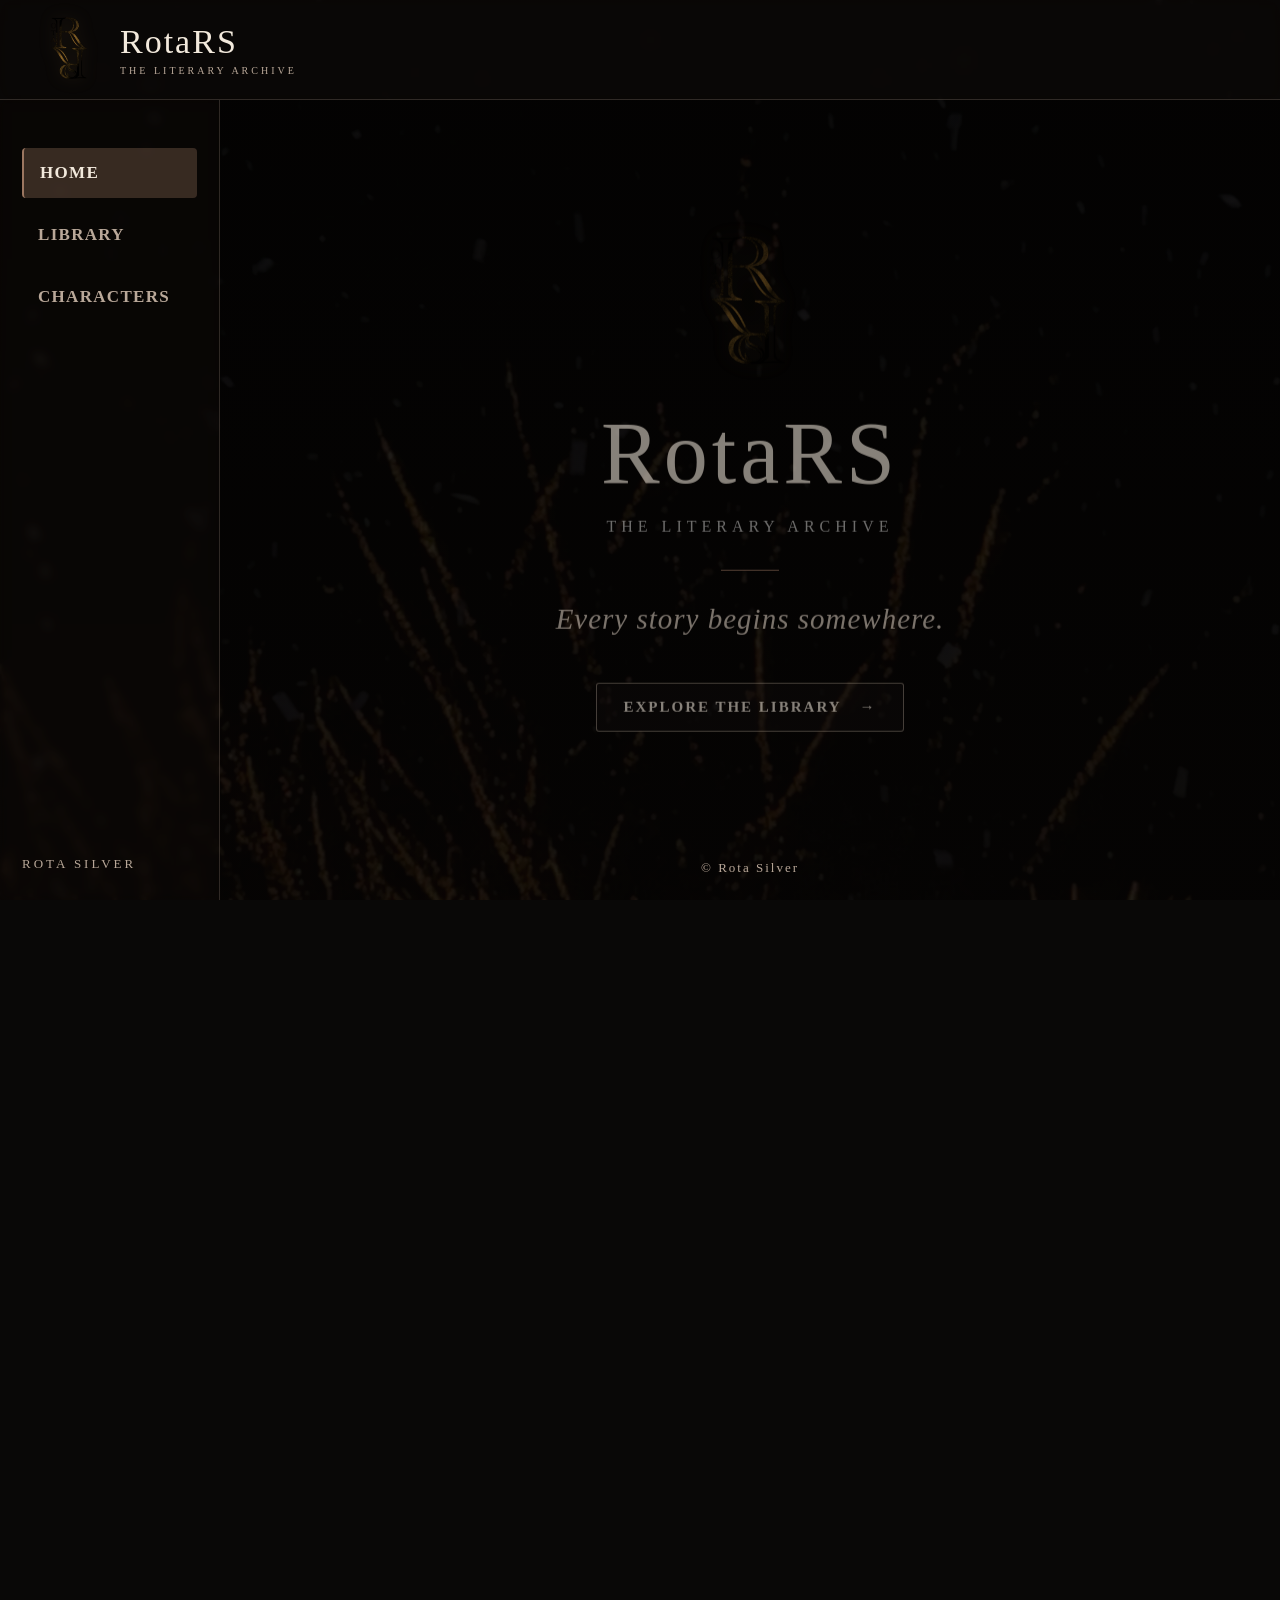
<file: index.html>
<!DOCTYPE html>
<html lang="zh-Hant">

<head>
  <meta charset="UTF-8">

  <meta
    name="viewport"
    content="width=device-width, initial-scale=1.0"
  >

  <meta
    name="robots"
    content="noindex, nofollow, noimageindex"
  >

  <meta
    http-equiv="refresh"
    content="0; url=home.html"
  >

  <title>RotaRS | The Literary Archive</title>

  <link rel="canonical" href="home.html">
</head>

<body>
  <p>
    Redirecting to
    <a href="home.html">RotaRS HOME</a>...
  </p>
</body>

</html>
</file>
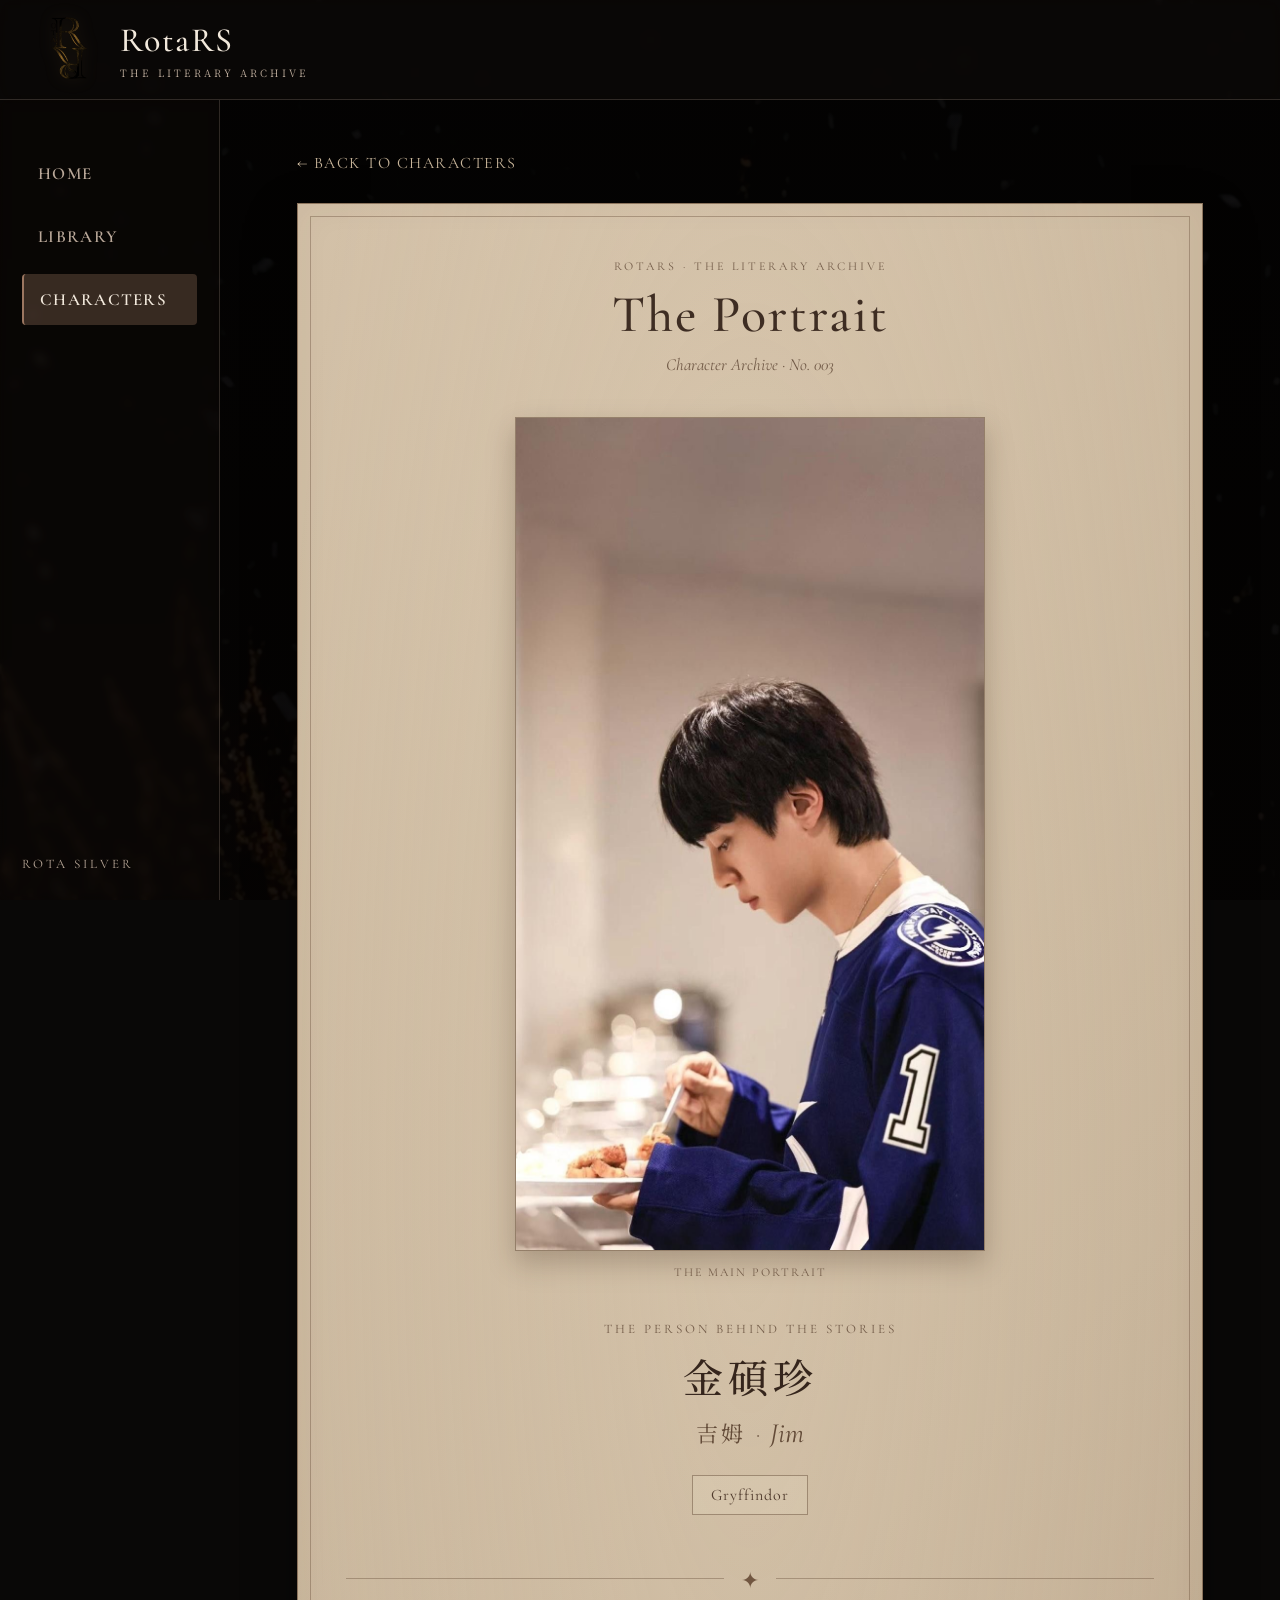
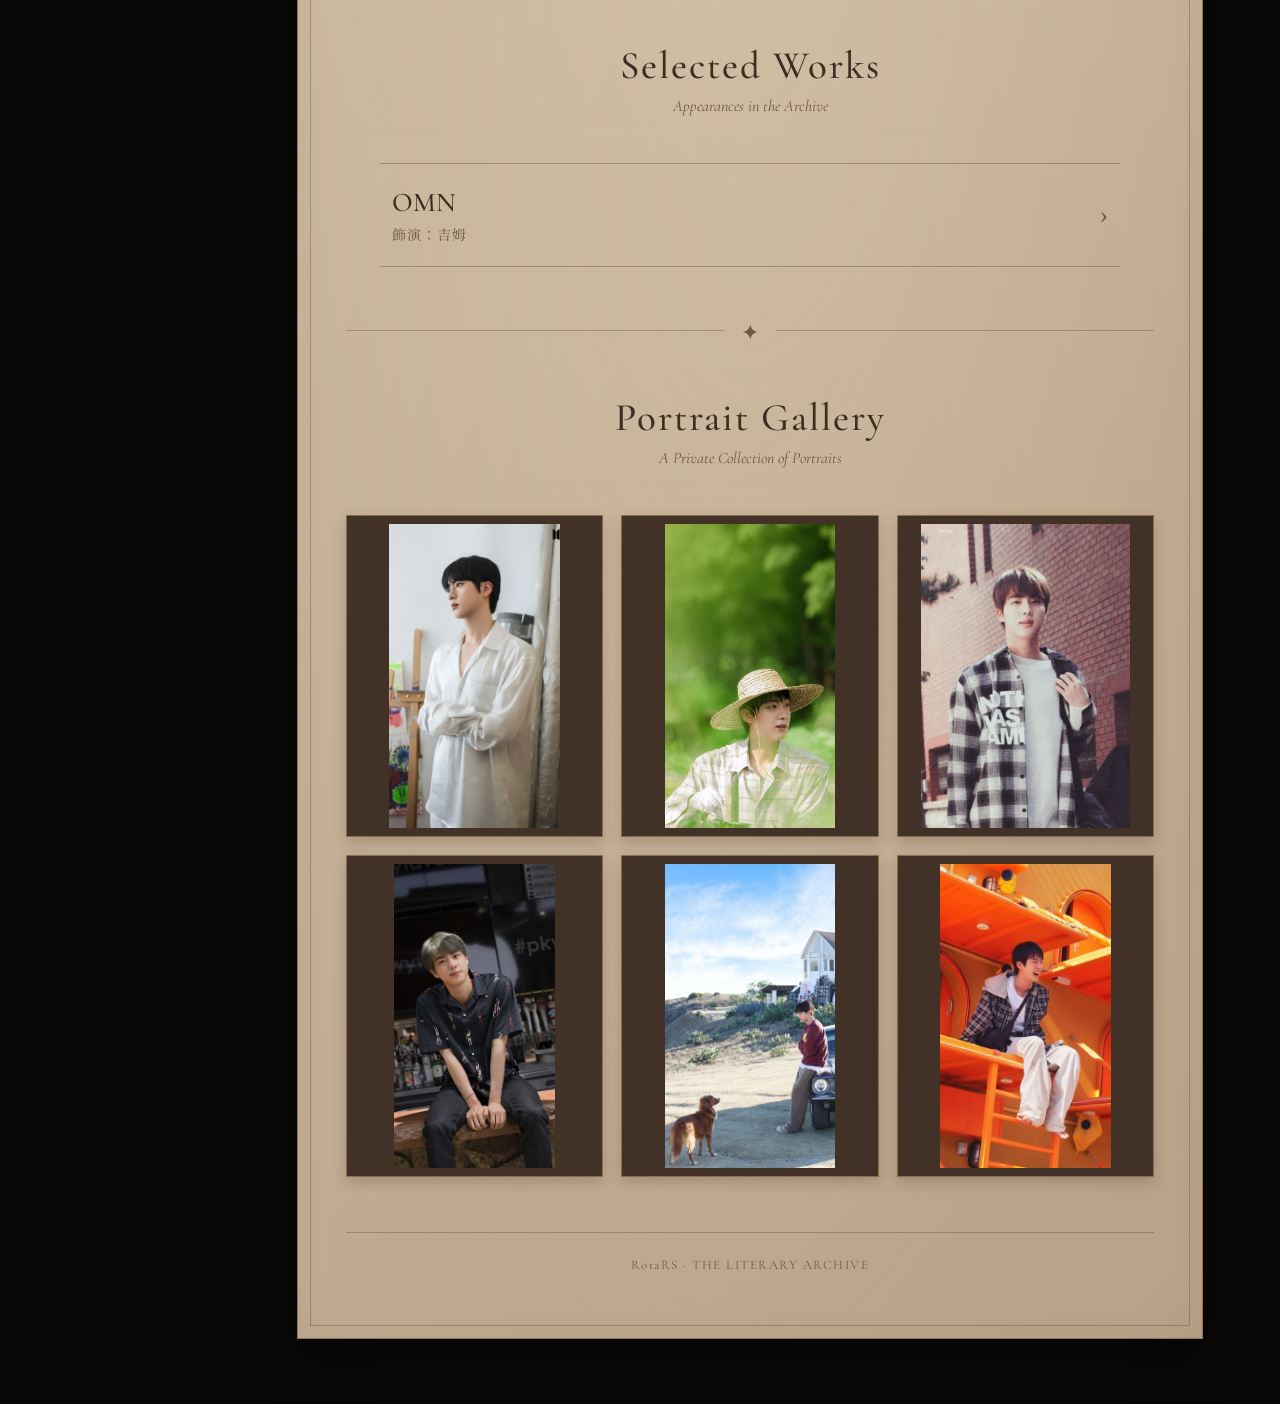
<file: character-03.html>
<!DOCTYPE html>
<html lang="zh-Hant">
<head>
  <meta charset="UTF-8">
  <meta name="viewport" content="width=device-width, initial-scale=1.0">
  <meta name="robots" content="noindex, nofollow, noimageindex">
  <title>金碩珍 | RotaRS — The Literary Archive</title>
  <link rel="stylesheet" href="style.css?v=5">

  <style>
    * { box-sizing: border-box; }

    .profile-main {
      min-width: 0;
      padding-top: calc(var(--header-height, 100px) + 50px);
      padding-bottom: 65px;
    }

    .profile-back {
      display: inline-flex;
      align-items: center;
      margin-bottom: 30px;
      color: #C9B69B;
      text-decoration: none;
      font-family: "Cormorant Garamond", Georgia, serif;
      font-size: 16px;
      letter-spacing: 1.5px;
    }

    .profile-paper {
      position: relative;
      isolation: isolate;
      min-width: 0;
      padding: 55px 48px 65px;
      background-color: #C7B49A;
      background-image:
        radial-gradient(
          ellipse at 50% 35%,
          rgba(246,231,208,.22),
          transparent 75%
        ),
        linear-gradient(
          135deg,
          #D3C1A8 0%,
          #C7B49A 52%,
          #B8A187 100%
        );
      border: 1px solid #8C745D;
      box-shadow:
        0 20px 48px rgba(0,0,0,.34),
        inset 0 0 35px rgba(84,59,39,.06);
    }

    .profile-paper::before {
      content: "";
      position: absolute;
      inset: 12px;
      border: 1px solid rgba(91,65,45,.35);
      pointer-events: none;
      z-index: -1;
    }

    .profile-heading {
      text-align: center;
      margin-bottom: 42px;
    }

    .profile-overline {
      margin: 0 0 10px;
      font-family: "Cormorant Garamond", Georgia, serif;
      font-size: 12px;
      letter-spacing: 3px;
      color: #725B48;
    }

    .profile-heading h1 {
      margin: 0;
      font-family: "Cormorant Garamond", Georgia, serif;
      font-size: clamp(35px, 5vw, 52px);
      font-weight: 500;
      letter-spacing: 2px;
      color: #3E2D23;
    }

    .profile-number {
      display: block;
      margin-top: 8px;
      font-family: "Cormorant Garamond", Georgia, serif;
      font-size: 17px;
      font-style: italic;
      color: #725B48;
    }

    /* ===== 主照片：完整顯示 ===== */

    .hero-portrait {
      width: min(100%, 470px);
      margin: 0 auto;
      text-align: center;
    }

    .hero-portrait img {
      display: block;
      width: 100%;
      height: auto;
      object-fit: contain;
      border: 1px solid rgba(74,50,32,.45);
      box-shadow: 0 12px 26px rgba(50,31,19,.25);
    }

    .portrait-caption {
      margin-top: 14px;
      font-family: "Cormorant Garamond", Georgia, serif;
      font-size: 12px;
      letter-spacing: 2px;
      color: #725B48;
    }

    /* ===== 人物姓名與身分 ===== */

    .identity {
      max-width: 680px;
      margin: 42px auto 0;
      text-align: center;
    }

    .identity-label {
      margin: 0 0 10px;
      font-family: "Cormorant Garamond", Georgia, serif;
      font-size: 13px;
      letter-spacing: 3px;
      color: #725B48;
    }

    .identity-name {
      margin: 0;
      font-family: "Noto Serif TC", serif;
      font-size: clamp(29px, 4vw, 40px);
      font-weight: 500;
      letter-spacing: 5px;
      color: #35251C;
    }

    .identity-character {
      display: flex;
      align-items: baseline;
      justify-content: center;
      flex-wrap: wrap;
      gap: 10px;
      margin: 12px 0 0;
      color: #634B38;
    }

    .identity-character .chinese {
      font-family: "Noto Serif TC", serif;
      font-size: 22px;
      letter-spacing: 3px;
    }

    .identity-character .separator {
      font-family: Georgia, serif;
      font-size: 17px;
      opacity: .7;
    }

    .identity-character .english {
      font-family: "Cormorant Garamond", Georgia, serif;
      font-size: 28px;
      font-style: italic;
    }

    .identity-roles {
      display: flex;
      justify-content: center;
      flex-wrap: wrap;
      gap: 10px;
      margin-top: 25px;
    }

    .identity-role {
      padding: 9px 18px;
      border: 1px solid rgba(91,65,45,.45);
      background: rgba(255,247,232,.1);
      font-family: "Cormorant Garamond", Georgia, serif;
      font-size: 16px;
      letter-spacing: 1px;
      color: #4E392B;
    }

    .ornament-divider {
      display: flex;
      align-items: center;
      gap: 17px;
      margin: 48px 0;
    }

    .ornament-divider::before,
    .ornament-divider::after {
      content: "";
      flex: 1;
      height: 1px;
      background: rgba(91,65,45,.35);
    }

    .ornament-divider span {
      font-size: 22px;
      color: #715640;
    }

    /* ===== 區塊標題 ===== */

    .section-heading {
      display: flex;
      flex-direction: column;
      align-items: center;
      gap: 7px;
      width: 100%;
      margin-bottom: 28px;
      text-align: center;
    }

    .section-heading h2 {
      margin: 0;
      font-family: "Cormorant Garamond", Georgia, serif;
      font-size: clamp(30px, 4vw, 39px);
      font-weight: 500;
      color: #3E2D23;
    }

    .section-heading p {
      margin: 0;
      font-family: "Cormorant Garamond", Georgia, serif;
      font-size: 16px;
      font-style: italic;
      color: #715640;
    }

    /* ===== 出演劇本：可點擊作品入口 ===== */

    .works-list {
      max-width: 740px;
      margin: 0 auto;
      border-top: 1px solid rgba(91,65,45,.4);
    }

    .work-item {
      display: flex;
      align-items: center;
      justify-content: space-between;
      gap: 20px;
      padding: 22px 12px;
      border-bottom: 1px solid rgba(91,65,45,.4);
      text-decoration: none;
      color: inherit;
      -webkit-tap-highlight-color: transparent;
      transition: background .2s ease;
    }

    .work-item:active {
      background: rgba(91,65,45,.1);
    }

    .work-item:focus-visible {
      outline: 2px solid #5A4030;
      outline-offset: 3px;
    }

    .work-info { min-width: 0; }

    .work-title {
      display: block;
      font-family: "Cormorant Garamond", Georgia, serif;
      font-size: 27px;
      font-weight: 500;
      color: #39291F;
    }

    .work-role {
      display: block;
      margin-top: 5px;
      font-family: "Noto Serif TC", serif;
      font-size: 14px;
      letter-spacing: 1px;
      color: #725B48;
    }

    .work-arrow {
      flex-shrink: 0;
      font-family: Georgia, serif;
      font-size: 25px;
      color: #715640;
      transition: transform .2s ease;
    }

    @media (hover: hover) and (pointer: fine) {
      .work-item:hover {
        background: rgba(91,65,45,.08);
      }

      .work-item:hover .work-arrow {
        transform: translateX(4px);
      }
    }

    /* ===== 相冊：不同尺寸統一外框 ===== */

    .gallery-grid {
      display: grid;
      grid-template-columns: repeat(3, minmax(0, 1fr));
      gap: 18px;
    }

    .gallery-item {
      display: flex;
      align-items: center;
      justify-content: center;
      width: 100%;
      min-width: 0;
      aspect-ratio: 4 / 5;
      padding: 8px;
      border: 1px solid #8A6C51;
      background: #423126;
      box-shadow: 0 5px 13px rgba(57,36,22,.22);
      cursor: zoom-in;
      -webkit-tap-highlight-color: transparent;
    }

    .gallery-item img {
      display: block;
      width: 100%;
      height: 100%;
      object-fit: contain;
    }

    .gallery-item:active {
      transform: scale(.975);
    }

    /* ===== 相冊放大視窗 ===== */

    .lightbox {
      position: fixed;
      inset: 0;
      z-index: 99999;
      display: none;
      align-items: center;
      justify-content: center;
      padding: 65px 55px;
      background: rgba(12,9,7,.96);
    }

    .lightbox.open { display: flex; }

    .lightbox-image {
      display: block;
      max-width: 100%;
      max-height: 100%;
      width: auto;
      height: auto;
      object-fit: contain;
      user-select: none;
      -webkit-user-select: none;
    }

    .lightbox-close,
    .lightbox-prev,
    .lightbox-next {
      position: absolute;
      display: flex;
      align-items: center;
      justify-content: center;
      width: 44px;
      height: 44px;
      padding: 0;
      border: 1px solid rgba(255,255,255,.35);
      border-radius: 50%;
      background: rgba(35,25,19,.75);
      color: #F2E9DC;
      font-family: Georgia, serif;
      font-size: 27px;
      cursor: pointer;
    }

    .lightbox-close {
      top: max(18px, env(safe-area-inset-top));
      right: 18px;
    }

    .lightbox-prev {
      left: 8px;
      top: 50%;
      transform: translateY(-50%);
    }

    .lightbox-next {
      right: 8px;
      top: 50%;
      transform: translateY(-50%);
    }

    .lightbox-counter {
      position: absolute;
      bottom: max(18px, env(safe-area-inset-bottom));
      left: 50%;
      transform: translateX(-50%);
      font-family: "Cormorant Garamond", Georgia, serif;
      font-size: 17px;
      letter-spacing: 2px;
      color: #E7D9C5;
    }

    .profile-footer {
      margin-top: 55px;
      padding-top: 24px;
      border-top: 1px solid rgba(91,65,45,.35);
      text-align: center;
      font-family: "Cormorant Garamond", Georgia, serif;
      font-size: 13px;
      letter-spacing: 1.5px;
      color: #725B48;
    }

    @media (min-width: 701px) and (max-width: 1100px) {
      .profile-paper { padding: 44px 32px 55px; }
      .gallery-grid { gap: 14px; }
    }

    @media (max-width: 700px) {
      .profile-main {
        padding-top: calc(var(--header-height, 100px) + 30px);
        padding-bottom: 110px;
      }

      .profile-paper { padding: 35px 20px 42px; }
      .profile-paper::before { inset: 8px; }
      .profile-heading { margin-bottom: 28px; }
      .profile-overline { font-size: 10px; letter-spacing: 1.5px; }
      .hero-portrait { width: 100%; }
      .identity { margin-top: 30px; }
      .identity-name { font-size: 30px; letter-spacing: 3px; }
      .identity-character .chinese { font-size: 19px; }
      .identity-character .english { font-size: 25px; }
      .identity-role { padding: 8px 12px; font-size: 15px; }
      .ornament-divider { margin: 36px 0; }
      .section-heading h2 { font-size: 31px; }
      .section-heading p { font-size: 15px; }
      .work-title { font-size: 24px; }

      .gallery-grid {
        grid-template-columns: repeat(2, minmax(0, 1fr));
        gap: 12px;
      }

      .gallery-item { padding: 5px; }
      .lightbox { padding: 65px 45px; }
      .lightbox-prev { left: 4px; }
      .lightbox-next { right: 4px; }
    }

    @media (prefers-reduced-motion: reduce) {
      .work-item,
      .work-arrow { transition: none; }
    }
  </style>
</head>

<body class="characters-page">
  <div class="site">

    <!-- 網站頂部品牌 -->
    <header class="site-header">
      <a href="home.html" class="brand">
        <img
          src="images/IMG_1497.png"
          alt="RotaRS Logo"
          class="brand-logo"
        >
        <div class="brand-text">
          <span class="brand-name">RotaRS</span>
          <span class="brand-subtitle">THE LITERARY ARCHIVE</span>
        </div>
      </a>
    </header>

    <!-- 左側導覽列 -->
    <aside class="sidebar">
      <nav class="sidebar-nav" aria-label="Main Navigation">
        <a href="home.html" class="nav-link">HOME</a>
        <a href="library.html" class="nav-link">LIBRARY</a>
        <a href="characters.html" class="nav-link active">
          CHARACTERS
        </a>
      </nav>
      <div class="sidebar-footer">ROTA SILVER</div>
    </aside>

    <main class="main-content profile-main">

      <a href="characters.html" class="profile-back">
        ← BACK TO CHARACTERS
      </a>

      <article class="profile-paper">

        <!-- 頂部檔案標題 -->
        <div class="profile-heading">
          <p class="profile-overline">
            ROTARS · THE LITERARY ARCHIVE
          </p>
          <h1>The Portrait</h1>
          <span class="profile-number">
            Character Archive · No. 003
          </span>
        </div>

        <!-- 主照片 -->
        <figure class="hero-portrait">
          <img
            src="images/IMG_1520.jpeg"
            alt="金碩珍主肖像"
          >
          <figcaption class="portrait-caption">
            THE MAIN PORTRAIT
          </figcaption>
        </figure>

        <!-- 人物姓名與角色身分 -->
        <section class="identity">
          <p class="identity-label">
            THE PERSON BEHIND THE STORIES
          </p>

          <h2 class="identity-name">金碩珍</h2>

          <p class="identity-character">
            <span class="chinese">吉姆</span>
            <span class="separator">·</span>
            <span class="english">Jim</span>
          </p>

          <!--
            ★ 新增身分標籤：
            複製 <span class="identity-role">新身分</span>
            貼在 identity-roles 裡面。
          -->
          <div class="identity-roles">
            <span class="identity-role">Gryffindor</span>
          </div>
        </section>

        <div class="ornament-divider"><span>✦</span></div>

        <!-- 出演劇本 -->
        <section class="works-section">
          <div class="section-heading">
            <h2>Selected Works</h2>
            <p>Appearances in the Archive</p>
          </div>

          <div class="works-list">

            <!-- 作品 01：OMN -->
            <a href="novels/omn/novel-omn.html" class="work-item">
              <div class="work-info">
                <span class="work-title">OMN</span>
                <span class="work-role">飾演：吉姆</span>
              </div>
              <span class="work-arrow" aria-hidden="true">›</span>
            </a>

            <!-- =================================
                 ★★★ 未來新增出演劇本 ★★★

                 請在這裡新增！

                 複製下面整組：

                 <a href="新劇本頁.html" class="work-item">

                   <div class="work-info">
                     <span class="work-title">
                       新劇本名稱
                     </span>
                     <span class="work-role">
                       飾演：新角色名字
                     </span>
                   </div>

                   <span class="work-arrow"
                         aria-hidden="true">›</span>

                 </a>

                 ★ 修改三個地方：

                 1. href="新劇本頁.html"
                    改成作品頁的檔案名稱或路徑。

                 2. 新劇本名稱
                    改成作品標題。

                 3. 新角色名字
                    改成此演員在該劇本的角色。

                 ★ 每增加一部劇本，
                   就複製一組放在這裡。

                 ★ 不需要修改 CSS 或 JS。
            ================================= -->

          </div>
        </section>

        <div class="ornament-divider"><span>✦</span></div>

        <!-- 其他照片相冊 -->
        <section class="gallery-section">
          <div class="section-heading">
            <h2>Portrait Gallery</h2>
            <p>A Private Collection of Portraits</p>
          </div>

          <div class="gallery-grid" id="portraitGallery">

            <!-- 相冊照片 01 -->
            <button
              class="gallery-item"
              type="button"
              aria-label="查看照片 1"
              data-full="images/IMG_1519.jpeg"
            >
              <img
                src="images/IMG_1519.jpeg"
                alt="金碩珍相冊照片 1"
                loading="lazy"
              >
            </button>

            <!-- 相冊照片 02 -->
            <button
              class="gallery-item"
              type="button"
              aria-label="查看照片 2"
              data-full="images/IMG_1521.jpeg"
            >
              <img
                src="images/IMG_1521.jpeg"
                alt="金碩珍相冊照片 2"
                loading="lazy"
              >
            </button>

            <!-- 相冊照片 03 -->
            <button
              class="gallery-item"
              type="button"
              aria-label="查看照片 3"
              data-full="images/IMG_1522.jpeg"
            >
              <img
                src="images/IMG_1522.jpeg"
                alt="金碩珍相冊照片 3"
                loading="lazy"
              >
            </button>

            <!-- 相冊照片 04 -->
            <button
              class="gallery-item"
              type="button"
              aria-label="查看照片 4"
              data-full="images/IMG_1523.jpeg"
            >
              <img
                src="images/IMG_1523.jpeg"
                alt="金碩珍相冊照片 4"
                loading="lazy"
              >
            </button>

            <!-- 相冊照片 05 -->
            <button
              class="gallery-item"
              type="button"
              aria-label="查看照片 5"
              data-full="images/IMG_1524.jpeg"
            >
              <img
                src="images/IMG_1524.jpeg"
                alt="金碩珍相冊照片 5"
                loading="lazy"
              >
            </button>

            <!-- 相冊照片 06 -->
            <button
              class="gallery-item"
              type="button"
              aria-label="查看照片 6"
              data-full="images/IMG_1525.jpeg"
            >
              <img
                src="images/IMG_1525.jpeg"
                alt="金碩珍相冊照片 6"
                loading="lazy"
              >
            </button>

            <!-- =================================
                 ★★★ 未來新增相冊照片 ★★★

                 複製以下整組：

                 <button
                   class="gallery-item"
                   type="button"
                   aria-label="查看新照片"
                   data-full="images/新照片.jpeg"
                 >
                   <img
                     src="images/新照片.jpeg"
                     alt="新照片"
                     loading="lazy"
                   >
                 </button>

                 ★ data-full 與 img src
                   都填入同一張圖片路徑。

                 ★ 新增後不必修改 JS。
            ================================= -->

          </div>
        </section>

        <footer class="profile-footer">
          RotaRS · THE LITERARY ARCHIVE
        </footer>

      </article>
    </main>
  </div>

  <!-- 相冊放大視窗 -->
  <div
    class="lightbox"
    id="lightbox"
    role="dialog"
    aria-modal="true"
    aria-label="照片檢視器"
    aria-hidden="true"
  >
    <button
      class="lightbox-close"
      id="lightboxClose"
      type="button"
      aria-label="關閉照片"
    >×</button>

    <button
      class="lightbox-prev"
      id="lightboxPrev"
      type="button"
      aria-label="上一張照片"
    >‹</button>

    <img
      class="lightbox-image"
      id="lightboxImage"
      alt="放大的相冊照片"
    >

    <button
      class="lightbox-next"
      id="lightboxNext"
      type="button"
      aria-label="下一張照片"
    >›</button>

    <span
      class="lightbox-counter"
      id="lightboxCounter"
      aria-live="polite"
    ></span>
  </div>

  <script>
    /* =========================================
       相冊互動功能
       新增照片不需要修改這段
    ========================================= */

    (function () {
      const gallery = document.getElementById("portraitGallery");
      const lightbox = document.getElementById("lightbox");
      const lightboxImage = document.getElementById("lightboxImage");
      const closeButton = document.getElementById("lightboxClose");
      const prevButton = document.getElementById("lightboxPrev");
      const nextButton = document.getElementById("lightboxNext");
      const counter = document.getElementById("lightboxCounter");

      const items = Array.from(
        gallery.querySelectorAll(".gallery-item")
      );

      let currentIndex = 0;
      let previousFocus = null;
      let touchStartX = 0;
      let touchStartY = 0;

      function showPhoto(index) {
        if (!items.length) return;

        currentIndex = (index + items.length) % items.length;

        const item = items[currentIndex];
        const photo = item.querySelector("img");

        lightboxImage.src = item.dataset.full;
        lightboxImage.alt = photo ? photo.alt : "相冊照片";

        counter.textContent =
          (currentIndex + 1) + " / " + items.length;
      }

      function openLightbox(index) {
        previousFocus = document.activeElement;
        showPhoto(index);
        lightbox.classList.add("open");
        lightbox.setAttribute("aria-hidden", "false");
        document.body.style.overflow = "hidden";
        closeButton.focus();
      }

      function closeLightbox() {
        lightbox.classList.remove("open");
        lightbox.setAttribute("aria-hidden", "true");
        document.body.style.overflow = "";
        lightboxImage.removeAttribute("src");

        if (previousFocus) {
          previousFocus.focus();
        }
      }

      function nextPhoto() {
        showPhoto(currentIndex + 1);
      }

      function prevPhoto() {
        showPhoto(currentIndex - 1);
      }

      items.forEach(function (item, index) {
        item.addEventListener("click", function () {
          openLightbox(index);
        });
      });

      closeButton.addEventListener("click", closeLightbox);
      nextButton.addEventListener("click", nextPhoto);
      prevButton.addEventListener("click", prevPhoto);

      lightbox.addEventListener("click", function (event) {
        if (event.target === lightbox) {
          closeLightbox();
        }
      });

      document.addEventListener("keydown", function (event) {
        if (!lightbox.classList.contains("open")) return;

        if (event.key === "Escape") closeLightbox();
        if (event.key === "ArrowRight") nextPhoto();
        if (event.key === "ArrowLeft") prevPhoto();

        if (event.key === "Tab") {
          const controls = [
            closeButton,
            prevButton,
            nextButton
          ];

          const first = controls[0];
          const last = controls[controls.length - 1];

          if (
            event.shiftKey &&
            document.activeElement === first
          ) {
            event.preventDefault();
            last.focus();
          }

          if (
            !event.shiftKey &&
            document.activeElement === last
          ) {
            event.preventDefault();
            first.focus();
          }
        }
      });

      lightbox.addEventListener(
        "touchstart",
        function (event) {
          if (!event.touches.length) return;

          touchStartX = event.touches[0].clientX;
          touchStartY = event.touches[0].clientY;
        },
        { passive: true }
      );

      lightbox.addEventListener(
        "touchend",
        function (event) {
          if (!event.changedTouches.length) return;

          const endX = event.changedTouches[0].clientX;
          const endY = event.changedTouches[0].clientY;

          const deltaX = endX - touchStartX;
          const deltaY = endY - touchStartY;

          if (
            Math.abs(deltaX) > 55 &&
            Math.abs(deltaX) > Math.abs(deltaY)
          ) {
            if (deltaX < 0) {
              nextPhoto();
            } else {
              prevPhoto();
            }
          }
        },
        { passive: true }
      );
    })();
  </script>
</body>
</html>
</file>
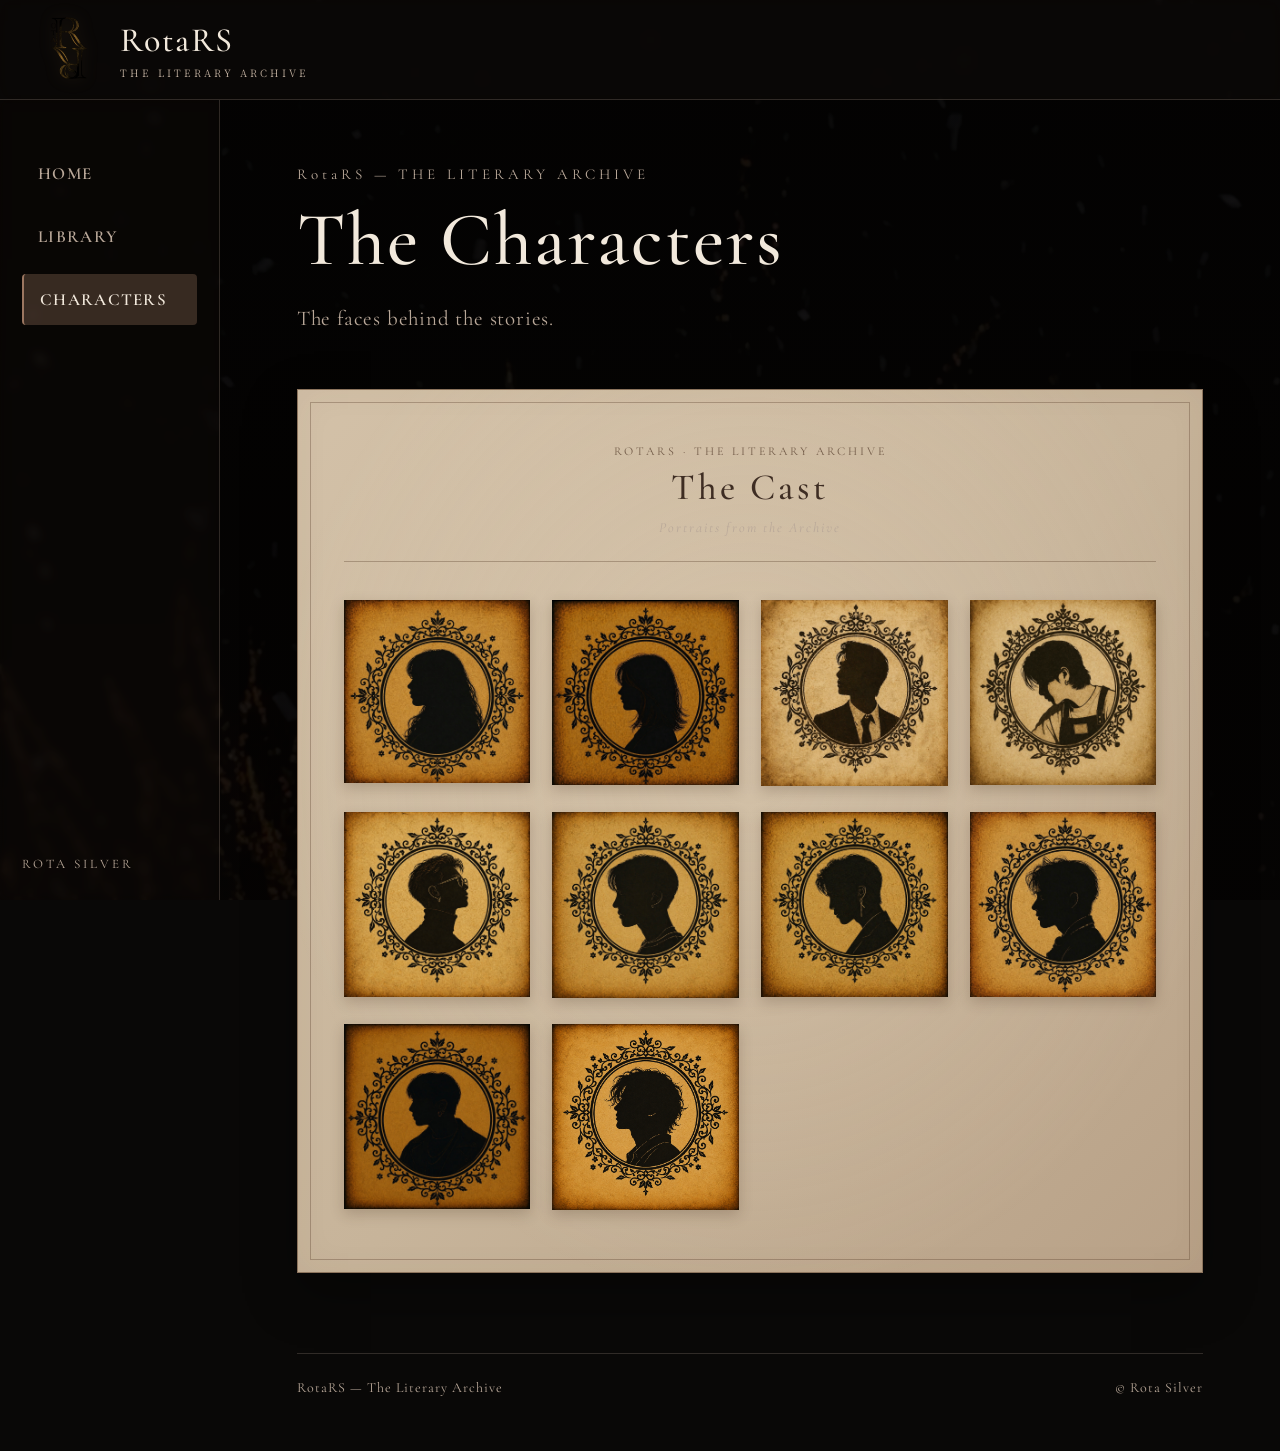
<file: characters.html>
<!DOCTYPE html>
<html lang="zh-Hant">

<head>
  <meta charset="UTF-8">
  <meta name="viewport" content="width=device-width, initial-scale=1.0">

  <meta
    name="robots"
    content="noindex, nofollow, noimageindex"
  >

  <title>
    CHARACTERS | RotaRS — The Literary Archive
  </title>

  <link rel="stylesheet" href="style.css?v=5">

  <style>

    /* =========================================
       RotaRS — CHARACTERS

       十位人物總覽
       煙燻羊皮紙版本

       ★ 本檔案：characters.html
       ★ 十張肖像完整顯示
       ★ 每張照片連結對應個人頁
    ========================================= */


    /* =========================================
       頁面基本設定
    ========================================= */

    .characters-main {
      min-width: 0;

      padding-top:
        calc(var(--header-height, 100px) + 65px);

      padding-bottom: 55px;
    }

    .characters-intro {
      margin-bottom: 55px;
    }

    .characters-eyebrow {
      margin: 0 0 16px;

      font-family:
        "Cormorant Garamond",
        Georgia,
        serif;

      font-size: 15px;
      letter-spacing: 4px;

      color: #B9A899;
    }

    .characters-intro h1 {
      margin: 0;

      font-family:
        "Cormorant Garamond",
        Georgia,
        serif;

      font-size: clamp(48px, 6vw, 76px);
      font-weight: 500;
      line-height: 1.1;

      color: #F2E9DC;
    }

    .characters-description {
      margin: 20px 0 0;

      font-family:
        "Cormorant Garamond",
        Georgia,
        serif;

      font-size: 21px;
      line-height: 1.5;

      color: #B9A899;
    }


    /* =========================================
       煙燻羊皮紙

       主色：#C7B49A
       暖棕色漸層
       英倫雙線細框
    ========================================= */

    .cast-letter {
      position: relative;
      isolation: isolate;

      min-width: 0;

      padding: 54px 46px 62px;

      background-color: #C7B49A;

      background-image:

        radial-gradient(
          ellipse at 50% 42%,
          rgba(246, 231, 208, 0.22) 0%,
          rgba(246, 231, 208, 0) 75%
        ),

        linear-gradient(
          135deg,
          #D3C1A8 0%,
          #C7B49A 52%,
          #B8A187 100%
        );

      border: 1px solid #8C745D;

      box-shadow:
        0 20px 48px rgba(0, 0, 0, 0.34),
        inset 0 0 35px rgba(84, 59, 39, 0.06);
    }

    .cast-letter::before {
      content: "";

      position: absolute;
      inset: 12px;

      border:
        1px solid rgba(91, 65, 45, 0.35);

      pointer-events: none;
      z-index: -1;
    }


    /* =========================================
       人物名冊標題
    ========================================= */

    .cast-heading {
      display: flex;
      flex-direction: column;

      align-items: center;
      justify-content: center;

      gap: 10px;

      margin-bottom: 38px;
      padding-bottom: 25px;

      text-align: center;

      border-bottom:
        1px solid rgba(91, 65, 45, 0.35);
    }

    .cast-small-title {
      margin: 0;

      font-family:
        "Cormorant Garamond",
        Georgia,
        serif;

      font-size: 12px;
      letter-spacing: 3px;

      color: #725B48;
    }

    .cast-heading h2 {
      margin: 0;

      font-family:
        "Cormorant Garamond",
        Georgia,
        serif;

      font-size: 37px;
      font-weight: 500;
      letter-spacing: 3px;
      line-height: 1.1;

      color: #3E2D23;
    }

    .cast-caption {
      font-family:
        "Cormorant Garamond",
        Georgia,
        serif;

      font-size: 18px;
      font-style: italic;
      letter-spacing: 0.8px;

      color: #69503E;
    }


    /* =========================================
       十位人物照片牆

       ★ 桌面：四欄
       ★ iPad：三欄
       ★ 手機：兩欄

       ★ 不裁切照片
       ★ 不設定固定照片高度
    ========================================= */

    .cast-grid {
      display: grid;

      grid-template-columns:
        repeat(4, minmax(0, 1fr));

      gap: 26px 22px;

      align-items: start;
    }

    .cast-card {
      display: block;

      min-width: 0;

      color: inherit;
      text-decoration: none;

      cursor: pointer;

      -webkit-tap-highlight-color: transparent;
    }

    .cast-photo {
      display: block;

      width: 100%;
      min-width: 0;

      height: auto;
      aspect-ratio: auto;

      overflow: visible;

      background: transparent;

      border: none;
      box-shadow: none;
    }

    .cast-photo img {
      display: block;

      width: 100%;
      max-width: 100%;
      height: auto;

      object-fit: contain;

      border: none;
      border-radius: 0;

      box-shadow:
        0 5px 13px rgba(57, 36, 22, 0.22);

      transition:
        transform 0.25s ease,
        filter 0.25s ease;
    }


    /* =========================================
       點擊與觸控效果
    ========================================= */

    .cast-card:active img {
      transform: scale(0.975);
      filter: brightness(0.96);
    }

    .cast-card:focus-visible {
      outline: 2px solid #5A4030;
      outline-offset: 5px;
    }

    @media (hover: hover) and (pointer: fine) {

      .cast-card:hover img {
        transform: translateY(-4px);
      }

    }


    /* =========================================
       頁尾
    ========================================= */

    .characters-footer {
      display: flex;
      justify-content: space-between;

      gap: 20px;

      margin-top: 80px;
      padding-top: 25px;

      border-top:
        1px solid rgba(185, 168, 153, 0.22);

      font-family:
        "Cormorant Garamond",
        Georgia,
        serif;

      font-size: 14px;
      letter-spacing: 1px;

      color: #B9A899;
    }


    /* =========================================
       iPad / 中型平板
       三欄
    ========================================= */

    @media
      (min-width: 701px)
      and
      (max-width: 1100px) {

      .cast-grid {
        grid-template-columns:
          repeat(3, minmax(0, 1fr));

        gap: 24px 20px;
      }

      .cast-letter {
        padding: 44px 32px 52px;
      }

    }


    /* =========================================
       手機
       兩欄
    ========================================= */

    @media (max-width: 700px) {

      .characters-main {
        padding-top:
          calc(var(--header-height, 100px) + 40px);

        padding-bottom: 115px;
      }

      .characters-intro {
        margin-bottom: 38px;
      }

      .characters-eyebrow {
        font-size: 12px;
        letter-spacing: 2px;
      }

      .characters-intro h1 {
        font-size: 48px;
      }

      .characters-description {
        font-size: 18px;
      }

      .cast-letter {
        padding: 34px 20px 40px;
      }

      .cast-letter::before {
        inset: 8px;
      }

      .cast-heading {
        gap: 8px;

        margin-bottom: 26px;
        padding-bottom: 20px;
      }

      .cast-small-title {
        font-size: 10px;
        letter-spacing: 1.5px;
      }

      .cast-heading h2 {
        font-size: 30px;
      }

      .cast-caption {
        font-size: 15px;
      }

      .cast-grid {
        grid-template-columns:
          repeat(2, minmax(0, 1fr));

        gap: 20px 14px;
      }

      .characters-footer {
        flex-direction: column;

        gap: 8px;
        margin-top: 55px;

        font-size: 12px;
      }

    }


    /* =========================================
       減少動畫偏好
    ========================================= */

    @media (prefers-reduced-motion: reduce) {

      .cast-photo img {
        transition: none;
      }

    }

  </style>

</head>


<body class="characters-page">

  <div class="site">


    <!-- =========================================
         網站頂部品牌
    ========================================= -->

    <header class="site-header">

      <a href="home.html" class="brand">

        <img
          src="images/IMG_1497.png"
          alt="RotaRS Logo"
          class="brand-logo"
        >

        <div class="brand-text">

          <span class="brand-name">
            RotaRS
          </span>

          <span class="brand-subtitle">
            THE LITERARY ARCHIVE
          </span>

        </div>

      </a>

    </header>


    <!-- =========================================
         左側導覽列
    ========================================= -->

    <aside class="sidebar">

      <nav
        class="sidebar-nav"
        aria-label="Main Navigation"
      >

        <a
          href="home.html"
          class="nav-link"
        >
          HOME
        </a>

        <a
          href="library.html"
          class="nav-link"
        >
          LIBRARY
        </a>

        <a
          href="characters.html"
          class="nav-link active"
          aria-current="page"
        >
          CHARACTERS
        </a>

      </nav>

      <div class="sidebar-footer">
        ROTA SILVER
      </div>

    </aside>


    <!-- =========================================
         十位人物總覽
    ========================================= -->

    <main class="main-content characters-main">


      <!-- 頁面介紹 -->

      <section class="characters-intro">

        <p class="characters-eyebrow">
          RotaRS — THE LITERARY ARCHIVE
        </p>

        <h1>The Characters</h1>

        <p class="characters-description">
          The faces behind the stories.
        </p>

      </section>


      <!-- =========================================
           煙燻羊皮紙人物名冊
      ========================================= -->

      <section class="cast-letter">

        <div class="cast-heading">

          <p class="cast-small-title">
            ROTARS · THE LITERARY ARCHIVE
          </p>

          <h2>The Cast</h2>

          <span class="cast-caption">
            Portraits from the Archive
          </span>

        </div>


        <!-- =========================================
             人物照片區域

             ★ 十張照片順序保持不變
             ★ 每張照片連結自己的個人頁
        ========================================= -->

        <div class="cast-grid">


          <!-- =====================================
               人物 01

               個人頁：
               character-01.html
          ===================================== -->

          <a
            href="character-01.html"
            class="cast-card"
            aria-label="開啟人物 01 檔案"
          >

            <div class="cast-photo">

              <img
                src="images/IMG_1507.jpeg"
                alt="人物 01"
                loading="lazy"
              >

            </div>

          </a>


          <!-- =====================================
               人物 02

               個人頁：
               character-02.html
          ===================================== -->

          <a
            href="character-02.html"
            class="cast-card"
            aria-label="開啟人物 02 檔案"
          >

            <div class="cast-photo">

              <img
                src="images/IMG_1508.jpeg"
                alt="人物 02"
                loading="lazy"
              >

            </div>

          </a>


          <!-- =====================================
               人物 03｜金碩珍

               個人頁：
               character-03.html
          ===================================== -->

          <a
            href="character-03.html"
            class="cast-card"
            aria-label="開啟金碩珍人物檔案"
          >

            <div class="cast-photo">

              <img
                src="images/IMG_1516.jpeg"
                alt="金碩珍"
                loading="lazy"
              >

            </div>

          </a>


          <!-- =====================================
               人物 04

               個人頁：
               character-04.html
          ===================================== -->

          <a
            href="character-04.html"
            class="cast-card"
            aria-label="開啟人物 04 檔案"
          >

            <div class="cast-photo">

              <img
                src="images/IMG_1510.jpeg"
                alt="人物 04"
                loading="lazy"
              >

            </div>

          </a>


          <!-- =====================================
               人物 05

               個人頁：
               character-05.html
          ===================================== -->

          <a
            href="character-05.html"
            class="cast-card"
            aria-label="開啟人物 05 檔案"
          >

            <div class="cast-photo">

              <img
                src="images/IMG_1511.jpeg"
                alt="人物 05"
                loading="lazy"
              >

            </div>

          </a>


          <!-- =====================================
               人物 06

               個人頁：
               character-06.html
          ===================================== -->

          <a
            href="character-06.html"
            class="cast-card"
            aria-label="開啟人物 06 檔案"
          >

            <div class="cast-photo">

              <img
                src="images/IMG_1514.jpeg"
                alt="人物 06"
                loading="lazy"
              >

            </div>

          </a>


          <!-- =====================================
               人物 07

               個人頁：
               character-07.html
          ===================================== -->

          <a
            href="character-07.html"
            class="cast-card"
            aria-label="開啟人物 07 檔案"
          >

            <div class="cast-photo">

              <img
                src="images/IMG_1512.jpeg"
                alt="人物 07"
                loading="lazy"
              >

            </div>

          </a>


          <!-- =====================================
               人物 08

               個人頁：
               character-08.html
          ===================================== -->

          <a
            href="character-08.html"
            class="cast-card"
            aria-label="開啟人物 08 檔案"
          >

            <div class="cast-photo">

              <img
                src="images/IMG_1513.jpeg"
                alt="人物 08"
                loading="lazy"
              >

            </div>

          </a>


          <!-- =====================================
               人物 09

               個人頁：
               character-09.html
          ===================================== -->

          <a
            href="character-09.html"
            class="cast-card"
            aria-label="開啟人物 09 檔案"
          >

            <div class="cast-photo">

              <img
                src="images/IMG_1509.jpeg"
                alt="人物 09"
                loading="lazy"
              >

            </div>

          </a>


          <!-- =====================================
               人物 10

               個人頁：
               character-10.html
          ===================================== -->

          <a
            href="character-10.html"
            class="cast-card"
            aria-label="開啟人物 10 檔案"
          >

            <div class="cast-photo">

              <img
                src="images/CB68BA50-983C-4159-81F9-4FC2C7AFE5C3.png"
                alt="人物 10"
                loading="lazy"
              >

            </div>

          </a>


          <!-- =========================================
               ★★★ 未來新增人物的位置 ★★★

               例如新增第 11 位人物：

               複製下面整組語法：

               <a
                 href="character-11.html"
                 class="cast-card"
                 aria-label="開啟人物 11 檔案"
               >

                 <div class="cast-photo">

                   <img
                     src="images/新人物照片.jpeg"
                     alt="人物 11"
                     loading="lazy"
                   >

                 </div>

               </a>


               ★ 修改以下三個地方：

               1. href="character-11.html"
                  個人頁檔案名稱。

               2. src="images/新人物照片.jpeg"
                  人物肖像圖片路徑。

               3. alt="人物 11"
                  人物姓名或描述。

               ★ 未來建立新人物頁時：

                 character-11.html
                 character-12.html
                 character-13.html

                 依序命名即可。

               ★ 不需要修改照片排列 CSS。

          ========================================= -->


        </div>

      </section>


      <!-- =========================================
           網站頁尾
      ========================================= -->

      <footer class="characters-footer">

        <span>
          RotaRS — The Literary Archive
        </span>

        <span>
          © Rota Silver
        </span>

      </footer>

    </main>

  </div>

</body>
</html>
</file>
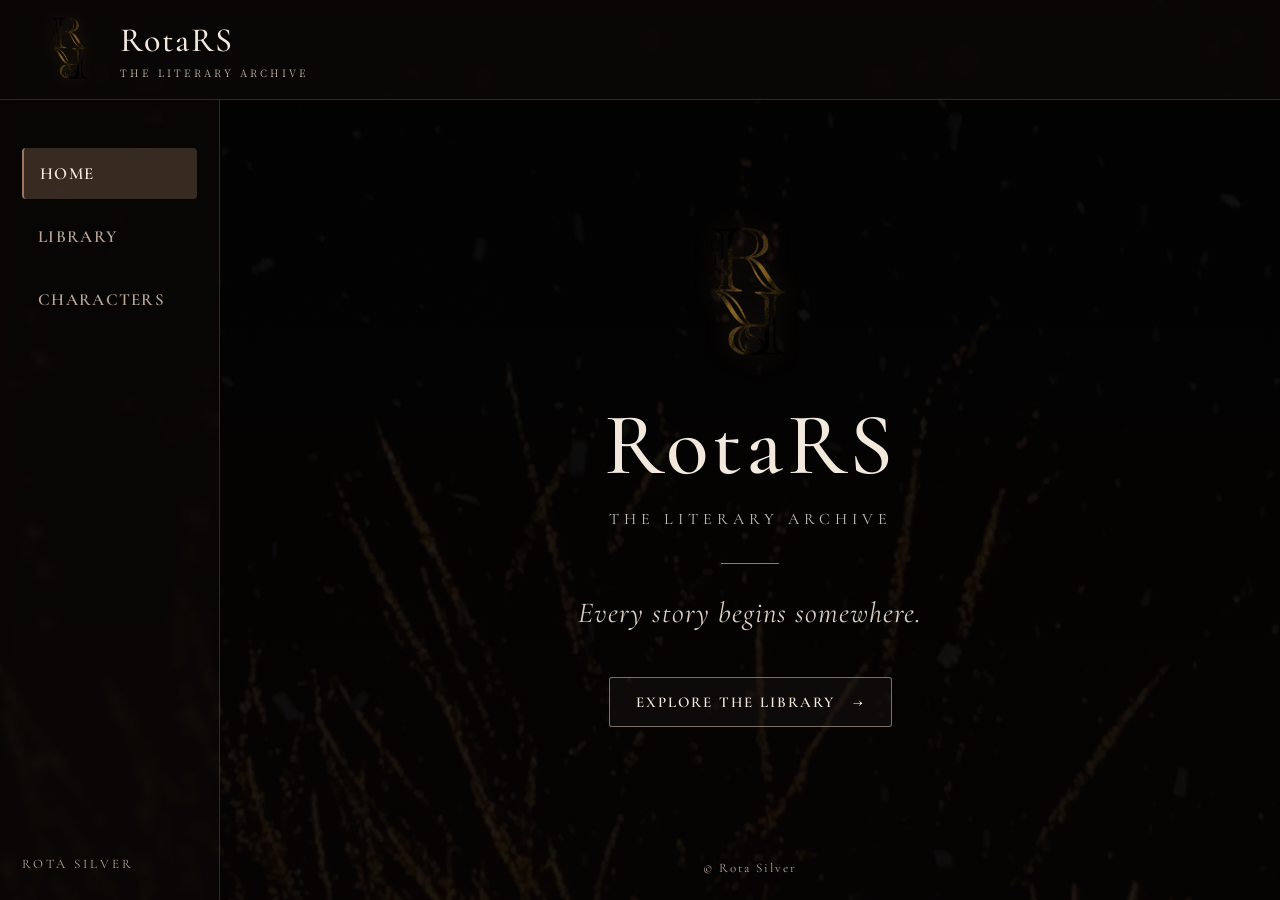
<file: home.html>
<!DOCTYPE html>
<html lang="zh-Hant">

<head>
  <meta charset="UTF-8">

  <meta
    name="viewport"
    content="width=device-width, initial-scale=1.0"
  >

  <meta
    name="robots"
    content="noindex, nofollow, noimageindex"
  >

  <title>HOME | RotaRS — The Literary Archive</title>

  <link rel="stylesheet" href="style.css?v=5">

</head>

<body class="home-page">

  <div class="site">

    <!-- =========================
         頂部品牌區
    ========================= -->

    <header class="site-header">

      <a href="home.html" class="brand">

        <img
          src="images/IMG_1497.png"
          alt="RotaRS Logo"
          class="brand-logo"
        >

        <div class="brand-text">

          <span class="brand-name">
            RotaRS
          </span>

          <span class="brand-subtitle">
            THE LITERARY ARCHIVE
          </span>

        </div>

      </a>

    </header>


    <!-- =========================
         左側導覽列
    ========================= -->

    <aside class="sidebar">

      <nav
        class="sidebar-nav"
        aria-label="Main Navigation"
      >

        <a
          href="home.html"
          class="nav-link active"
          aria-current="page"
        >
          HOME
        </a>

        <a
          href="library.html"
          class="nav-link"
        >
          LIBRARY
        </a>

        <a
          href="characters.html"
          class="nav-link"
        >
          CHARACTERS
        </a>

      </nav>

      <div class="sidebar-footer">
        ROTA SILVER
      </div>

    </aside>


    <!-- =========================
         HOME 品牌形象首頁
    ========================= -->

    <main class="main-content home-main">

      <section class="home-hero">

        <!-- 中央 Logo -->

        <img
          src="images/IMG_1497.png"
          alt="RotaRS Monogram"
          class="home-hero-logo"
          width="150"
          height="175"
        >

        <!-- 品牌名稱 -->

        <h1 class="home-title">
          RotaRS
        </h1>

        <!-- 品牌副標題 -->

        <p class="home-subtitle">
          THE LITERARY ARCHIVE
        </p>

        <!-- 裝飾細線 -->

        <div class="home-divider"></div>

        <!-- 品牌標語 -->

        <p class="home-quote">
          Every story begins somewhere.
        </p>

        <!-- 進入書庫 -->

        <a
          href="library.html"
          class="home-enter"
        >
          EXPLORE THE LIBRARY
          <span aria-hidden="true">→</span>
        </a>

      </section>


      <!-- 頁尾 -->

      <footer class="home-footer">
        © Rota Silver
      </footer>

    </main>

  </div>

</body>
</html>
</file>
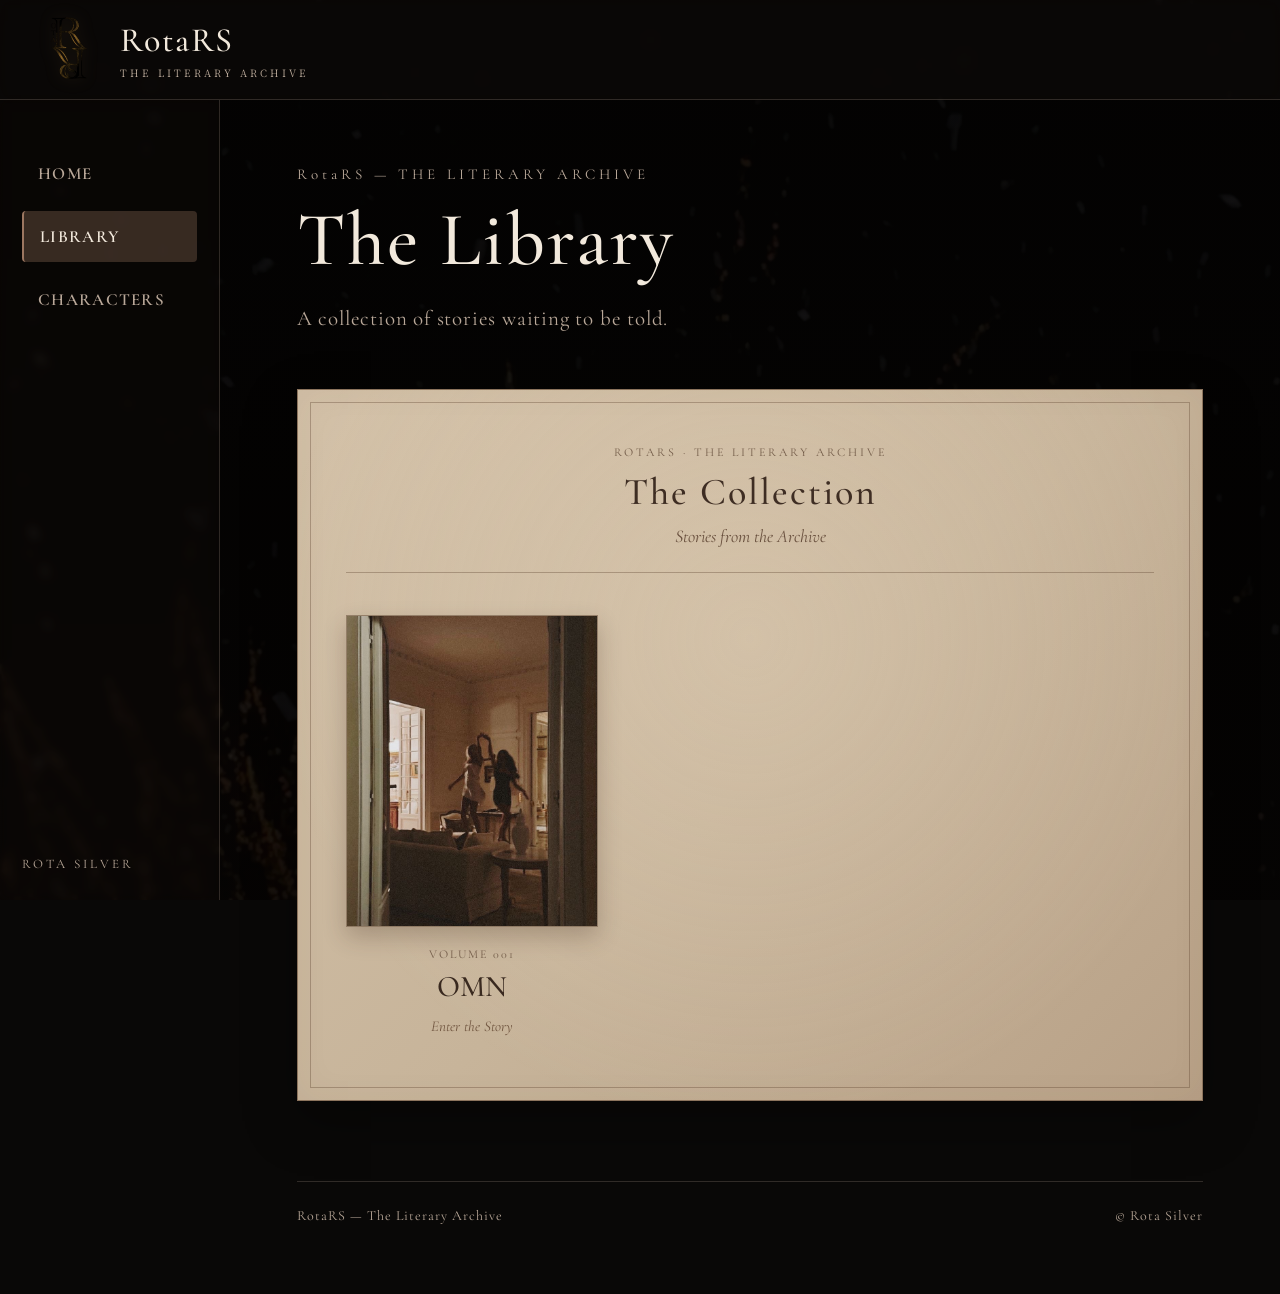
<file: library.html>
<!DOCTYPE html>
<html lang="zh-Hant">

<head>

  <meta charset="UTF-8">

  <meta
    name="viewport"
    content="width=device-width, initial-scale=1.0"
  >

  <meta
    name="robots"
    content="noindex, nofollow, noimageindex"
  >

  <title>
    Library | RotaRS — The Literary Archive
  </title>

  <link rel="stylesheet" href="style.css?v=5">

  <style>

    /* =========================================
       RotaRS — LIBRARY

       作品總覽頁
       純閱讀網站版本

       ★ 第一部作品：OMN
       ★ 封面：images/IMG_1527.jpeg
       ★ 作品頁：novels/omn/novel-omn.html
       ★ 最新作品放在最前面
       ★ 未來可持續新增作品
    ========================================= */

    * {
      box-sizing: border-box;
    }

    .library-main {
      min-width: 0;

      padding-top:
        calc(var(--header-height, 100px) + 65px);

      padding-bottom: 70px;
    }

    /* =========================================
       頁面標題
    ========================================= */

    .library-intro {
      margin-bottom: 55px;
    }

    .library-eyebrow {
      margin: 0 0 16px;

      font-family:
        "Cormorant Garamond",
        Georgia,
        serif;

      font-size: 15px;
      letter-spacing: 4px;

      color: #B9A899;
    }

    .library-intro h1 {
      margin: 0;

      font-family:
        "Cormorant Garamond",
        Georgia,
        serif;

      font-size: clamp(48px, 6vw, 76px);
      font-weight: 500;
      line-height: 1.1;

      color: #F2E9DC;
    }

    .library-description {
      margin: 20px 0 0;

      font-family:
        "Cormorant Garamond",
        Georgia,
        serif;

      font-size: 21px;
      line-height: 1.5;

      color: #B9A899;
    }

    /* =========================================
       煙燻羊皮紙
    ========================================= */

    .library-paper {
      position: relative;
      isolation: isolate;

      min-width: 0;

      padding: 55px 48px 65px;

      background-color: #C7B49A;

      background-image:
        radial-gradient(
          ellipse at 50% 35%,
          rgba(246, 231, 208, 0.22),
          transparent 75%
        ),
        linear-gradient(
          135deg,
          #D3C1A8 0%,
          #C7B49A 52%,
          #B8A187 100%
        );

      border: 1px solid #8C745D;

      box-shadow:
        0 20px 48px rgba(0, 0, 0, 0.34),
        inset 0 0 35px rgba(84, 59, 39, 0.06);
    }

    .library-paper::before {
      content: "";

      position: absolute;
      inset: 12px;

      border:
        1px solid rgba(91, 65, 45, 0.35);

      pointer-events: none;
      z-index: -1;
    }

    /* =========================================
       羊皮紙標題
    ========================================= */

    .library-heading {
      display: flex;
      flex-direction: column;
      align-items: center;

      gap: 10px;

      margin-bottom: 42px;
      padding-bottom: 25px;

      border-bottom:
        1px solid rgba(91, 65, 45, 0.35);

      text-align: center;
    }

    .library-small-title {
      margin: 0;

      font-family:
        "Cormorant Garamond",
        Georgia,
        serif;

      font-size: 12px;
      letter-spacing: 3px;

      color: #725B48;
    }

    .library-heading h2 {
      margin: 0;

      font-family:
        "Cormorant Garamond",
        Georgia,
        serif;

      font-size: 38px;
      font-weight: 500;
      letter-spacing: 2px;

      color: #3E2D23;
    }

    .library-caption {
      font-family:
        "Cormorant Garamond",
        Georgia,
        serif;

      font-size: 18px;
      font-style: italic;

      color: #69503E;
    }

    /* =========================================
       作品排列

       桌面：3 欄
       iPad：2 欄
       手機：1 欄

       ★ HTML 中越前面的作品，
         就越先顯示。

       ★ 最新作品請放在第一張卡片前面。
    ========================================= */

    .novel-grid {
      display: grid;

      grid-template-columns:
        repeat(3, minmax(0, 1fr));

      gap: 35px 26px;

      align-items: start;
    }

    /* =========================================
       作品卡片
    ========================================= */

    .novel-card {
      display: flex;
      flex-direction: column;

      min-width: 0;

      color: inherit;
      text-decoration: none;

      -webkit-tap-highlight-color: transparent;
    }

    .novel-cover {
      display: flex;
      align-items: center;
      justify-content: center;

      width: 100%;

      background: transparent;
    }

    .novel-cover img {
      display: block;

      width: 100%;
      height: auto;

      object-fit: contain;

      border:
        1px solid rgba(74, 50, 32, 0.45);

      box-shadow:
        0 10px 22px rgba(50, 31, 19, 0.24);

      transition:
        transform 0.25s ease,
        box-shadow 0.25s ease;
    }

    .novel-card:active .novel-cover img {
      transform: scale(0.975);
    }

    .novel-card:focus-visible {
      outline: 2px solid #5A4030;
      outline-offset: 5px;
    }

    @media (hover: hover) and (pointer: fine) {

      .novel-card:hover .novel-cover img {
        transform: translateY(-5px);

        box-shadow:
          0 16px 28px rgba(50, 31, 19, 0.3);
      }

    }

    /* =========================================
       作品名稱
    ========================================= */

    .novel-info {
      display: flex;
      flex-direction: column;
      align-items: center;

      gap: 7px;

      padding-top: 20px;

      text-align: center;
    }

    .novel-number {
      font-family:
        "Cormorant Garamond",
        Georgia,
        serif;

      font-size: 12px;
      letter-spacing: 2px;

      color: #725B48;
    }

    .novel-title {
      font-family:
        "Cormorant Garamond",
        Georgia,
        serif;

      font-size: 30px;
      font-weight: 500;

      color: #39291F;
    }

    .novel-enter {
      margin-top: 5px;

      font-family:
        "Cormorant Garamond",
        Georgia,
        serif;

      font-size: 15px;
      font-style: italic;

      color: #715640;
    }

    /* =========================================
       頁尾
    ========================================= */

    .library-footer {
      display: flex;
      justify-content: space-between;

      gap: 20px;

      margin-top: 80px;
      padding-top: 25px;

      border-top:
        1px solid rgba(185, 168, 153, 0.22);

      font-family:
        "Cormorant Garamond",
        Georgia,
        serif;

      font-size: 14px;
      letter-spacing: 1px;

      color: #B9A899;
    }

    /* =========================================
       iPad
    ========================================= */

    @media
      (min-width: 701px)
      and
      (max-width: 1100px) {

      .library-paper {
        padding: 44px 32px 55px;
      }

      .novel-grid {
        grid-template-columns:
          repeat(2, minmax(0, 1fr));

        gap: 30px 22px;
      }

    }

    /* =========================================
       手機
    ========================================= */

    @media (max-width: 700px) {

      .library-main {
        padding-top:
          calc(var(--header-height, 100px) + 40px);

        padding-bottom: 115px;
      }

      .library-intro {
        margin-bottom: 38px;
      }

      .library-eyebrow {
        font-size: 12px;
        letter-spacing: 2px;
      }

      .library-intro h1 {
        font-size: 48px;
      }

      .library-description {
        font-size: 18px;
      }

      .library-paper {
        padding: 35px 22px 45px;
      }

      .library-paper::before {
        inset: 8px;
      }

      .library-heading {
        margin-bottom: 32px;
      }

      .library-heading h2 {
        font-size: 32px;
      }

      .library-caption {
        font-size: 15px;
      }

      .novel-grid {
        grid-template-columns: 1fr;
        gap: 38px;
      }

      .novel-card {
        width: 100%;
        max-width: 310px;

        margin: 0 auto;
      }

      .novel-title {
        font-size: 28px;
      }

      .library-footer {
        flex-direction: column;

        gap: 8px;
        margin-top: 55px;

        font-size: 12px;
      }

    }

    @media (prefers-reduced-motion: reduce) {

      .novel-cover img {
        transition: none;
      }

    }

  </style>

</head>


<body class="library-page">

  <div class="site">

    <!-- =========================================
         網站頂部品牌
    ========================================= -->

    <header class="site-header">

      <a href="home.html" class="brand">

        <img
          src="images/IMG_1497.png"
          alt="RotaRS Logo"
          class="brand-logo"
        >

        <div class="brand-text">

          <span class="brand-name">
            RotaRS
          </span>

          <span class="brand-subtitle">
            THE LITERARY ARCHIVE
          </span>

        </div>

      </a>

    </header>


    <!-- =========================================
         左側導覽列
    ========================================= -->

    <aside class="sidebar">

      <nav
        class="sidebar-nav"
        aria-label="Main Navigation"
      >

        <a
          href="home.html"
          class="nav-link"
        >
          HOME
        </a>

        <a
          href="library.html"
          class="nav-link active"
          aria-current="page"
        >
          LIBRARY
        </a>

        <a
          href="characters.html"
          class="nav-link"
        >
          CHARACTERS
        </a>

      </nav>

      <div class="sidebar-footer">
        ROTA SILVER
      </div>

    </aside>


    <!-- =========================================
         作品總覽
    ========================================= -->

    <main class="main-content library-main">

      <section class="library-intro">

        <p class="library-eyebrow">
          RotaRS — THE LITERARY ARCHIVE
        </p>

        <h1>The Library</h1>

        <p class="library-description">
          A collection of stories waiting to be told.
        </p>

      </section>


      <!-- =========================================
           煙燻羊皮紙作品書架
      ========================================= -->

      <section class="library-paper">

        <div class="library-heading">

          <p class="library-small-title">
            ROTARS · THE LITERARY ARCHIVE
          </p>

          <h2>The Collection</h2>

          <span class="library-caption">
            Stories from the Archive
          </span>

        </div>


        <!-- =========================================
             作品卡片排列區

             ★ 最新作品放最前面
             ★ 不需要重新編排 VOLUME 編號
        ========================================= -->

        <div class="novel-grid">


          <!-- =====================================
               ★ 作品 01｜OMN

               封面：
               images/IMG_1527.jpeg

               專頁：
               novels/omn/novel-omn.html
          ===================================== -->

          <a
            href="novels/omn/novel-omn.html"
            class="novel-card"
            aria-label="開啟 OMN 小說專頁"
          >

            <div class="novel-cover">

              <img
                src="images/IMG_1527.jpeg"
                alt="OMN 小說封面"
                loading="lazy"
              >

            </div>

            <div class="novel-info">

              <span class="novel-number">
                VOLUME 001
              </span>

              <span class="novel-title">
                OMN
              </span>

              <span class="novel-enter">
                Enter the Story
              </span>

            </div>

          </a>


          <!-- =====================================
               ★★★ 未來新增作品 ★★★

               ★ 最新作品請放在 OMN 卡片前面。

               複製以下整組語法：

               <a
                 href="novels/新作品資料夾/新作品首頁.html"
                 class="novel-card"
                 aria-label="開啟新作品"
               >

                 <div class="novel-cover">

                   <img
                     src="images/新作品封面.jpeg"
                     alt="新作品封面"
                     loading="lazy"
                   >

                 </div>

                 <div class="novel-info">

                   <span class="novel-number">
                     VOLUME 002
                   </span>

                   <span class="novel-title">
                     新作品名稱
                   </span>

                   <span class="novel-enter">
                     Enter the Story
                   </span>

                 </div>

               </a>


               ★ 修改以下四個地方：

               1. href
                  新作品首頁的完整相對路徑。

               2. img src
                  新作品封面圖片路徑。

               3. VOLUME 002
                  作品編號。

               4. 新作品名稱
                  小說名稱。

               ★ 每新增一部作品，
                 複製一整組放在最前面即可。

               ★ 不需要修改 CSS 或 JS。

          ===================================== -->


        </div>

      </section>


      <!-- =========================================
           頁尾
      ========================================= -->

      <footer class="library-footer">

        <span>
          RotaRS — The Literary Archive
        </span>

        <span>
          © Rota Silver
        </span>

      </footer>

    </main>

  </div>

</body>
</html>
</file>
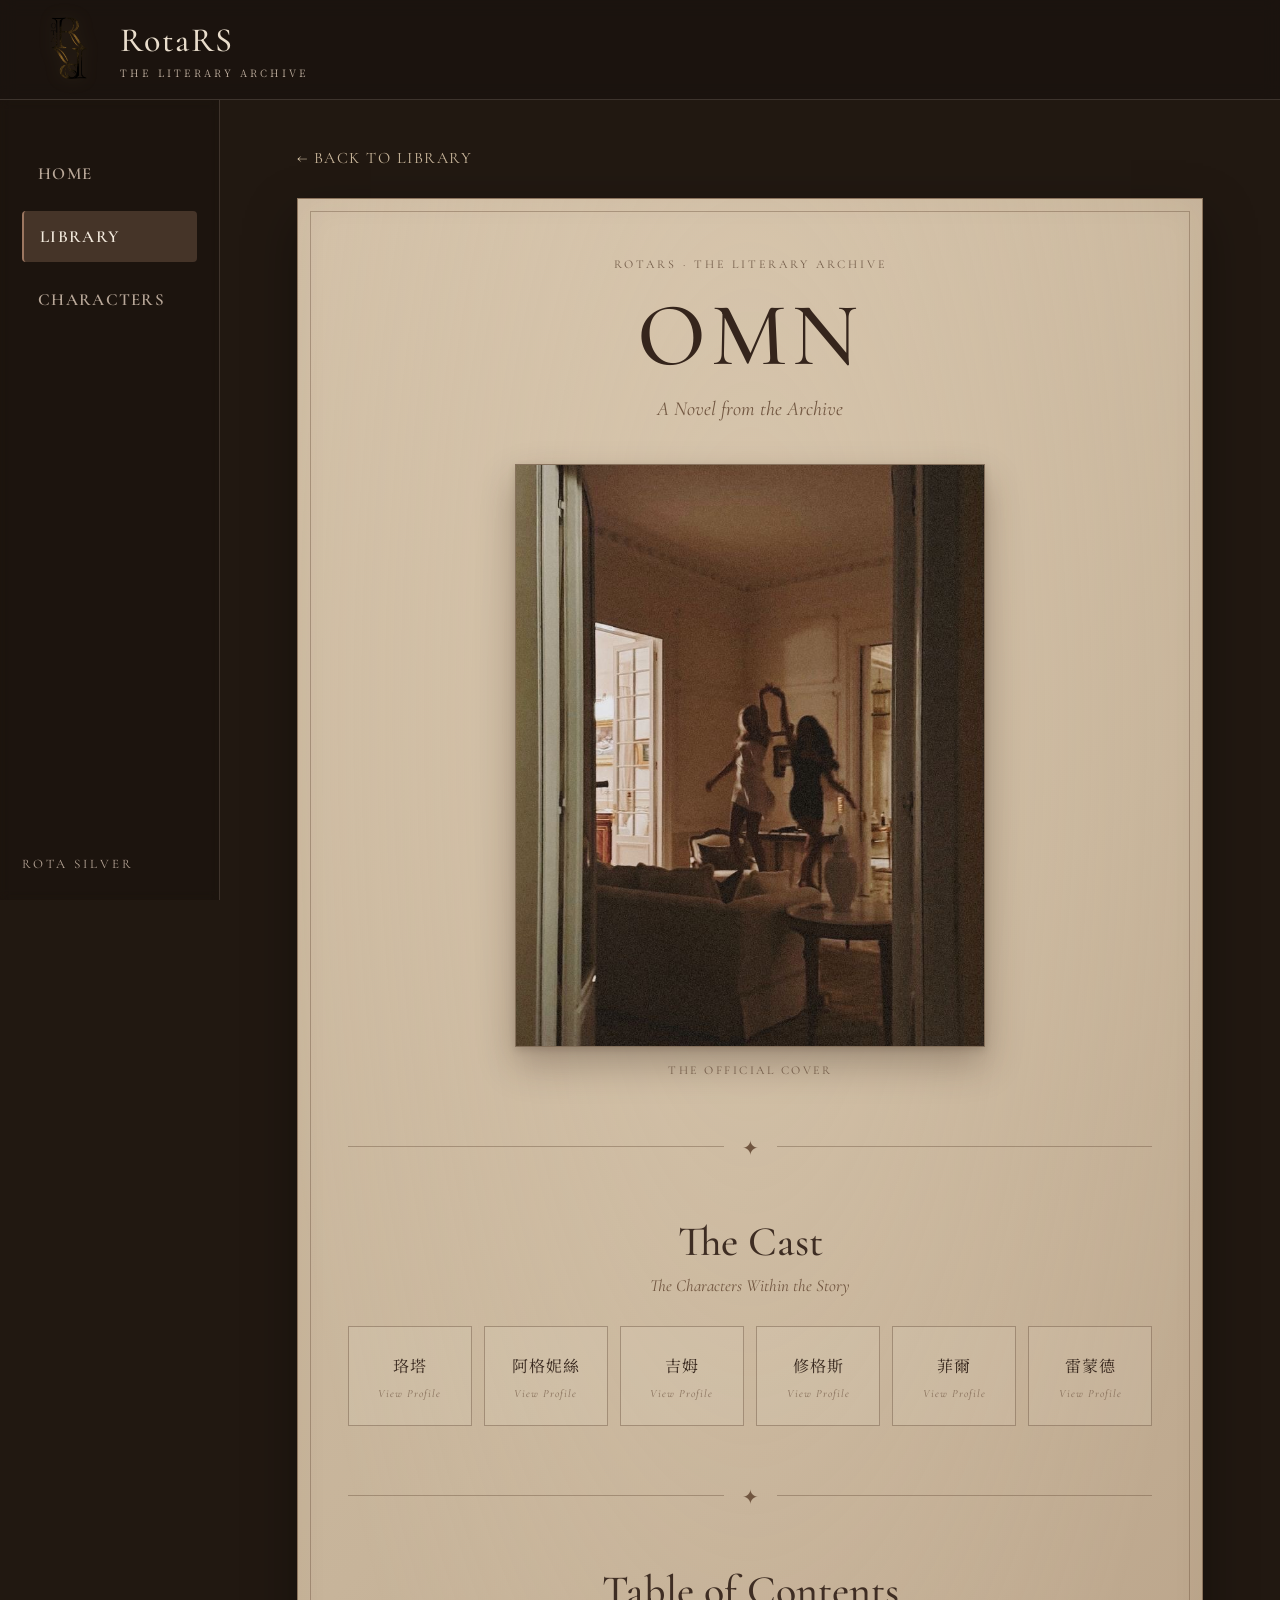
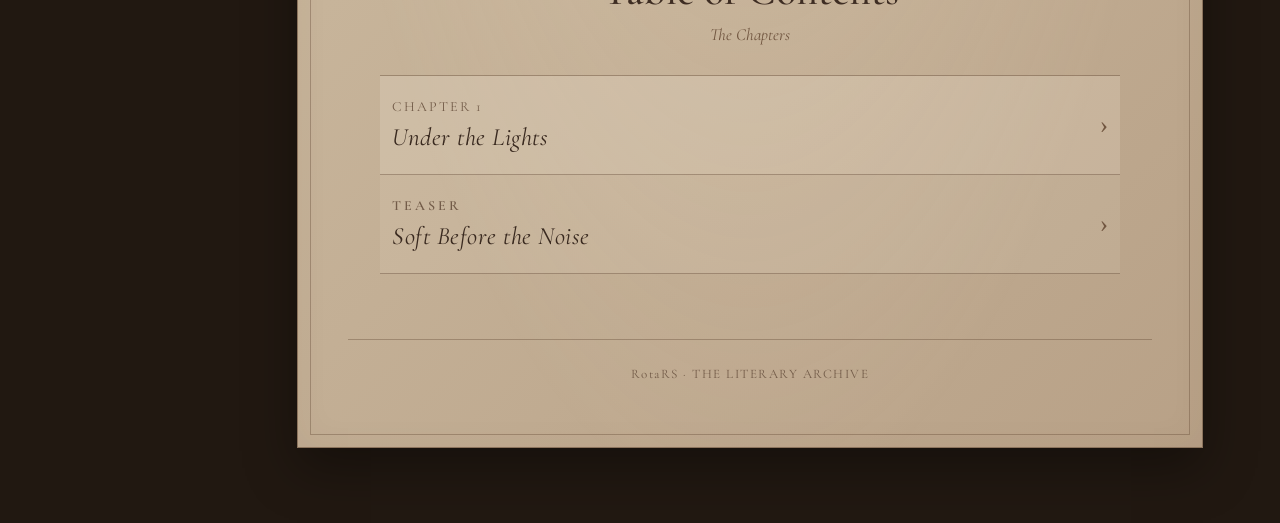
<file: novels/omn/novel-omn.html>
<!DOCTYPE html>
<html lang="zh-Hant">

<head>
<meta charset="UTF-8">
<meta name="viewport" content="width=device-width, initial-scale=1.0">
<meta name="robots" content="noindex,nofollow,noimageindex">

<title>OMN | RotaRS — The Literary Archive</title>

<link rel="stylesheet" href="../../style.css?v=5">

<link href="https://fonts.googleapis.com/css2?family=Cormorant+Garamond:wght@400;500;600&family=Noto+Serif+TC:wght@400;500;600&display=swap" rel="stylesheet">

<style>

/* =========================================
   RotaRS — OMN
   THE LITERARY ARCHIVE

   作品首頁
   路徑：novels/omn/novel-omn.html

   純粹閱讀版本
   最新章節置頂
========================================= */

* {
  box-sizing: border-box;
}

body {
  margin: 0;
  background: #211811;
  color: #e9ddcc;
  font-family: "Noto Serif TC", Georgia, serif;
}

/* =========================================
   主內容區
========================================= */

.omn-main {
  min-width: 0;
  padding-top: calc(var(--header-height, 100px) + 45px);
  padding-bottom: 75px;
}

.omn-back {
  display: inline-block;
  margin-bottom: 30px;
  color: #c9b69b;
  text-decoration: none;
  font-family: "Cormorant Garamond", Georgia, serif;
  font-size: 16px;
  letter-spacing: 1.5px;
}

.omn-back:hover {
  color: #f2e9dc;
}

.omn-back:focus-visible {
  outline: 2px solid #c9b69b;
  outline-offset: 5px;
}

/* =========================================
   羊皮紙
========================================= */

.omn-paper {
  position: relative;
  isolation: isolate;
  min-width: 0;
  padding: 58px 50px 65px;

  background-color: #c7b49a;

  background-image:
    radial-gradient(
      ellipse at 50% 28%,
      rgba(246,231,208,.24),
      transparent 75%
    ),
    linear-gradient(
      135deg,
      #d3c1a8 0%,
      #c7b49a 52%,
      #b8a187 100%
    );

  border: 1px solid #8c745d;

  box-shadow:
    0 20px 48px rgba(0,0,0,.34),
    inset 0 0 35px rgba(84,59,39,.06);
}

.omn-paper::before {
  content: "";
  position: absolute;
  inset: 12px;
  border: 1px solid rgba(91,65,45,.35);
  pointer-events: none;
  z-index: -1;
}

/* =========================================
   小說標題
========================================= */

.omn-heading {
  text-align: center;
  margin-bottom: 43px;
}

.omn-overline {
  margin: 0 0 15px;
  font-family: "Cormorant Garamond", Georgia, serif;
  font-size: 12px;
  letter-spacing: 3px;
  color: #725b48;
}

.omn-heading h1 {
  margin: 0;
  font-family: "Cormorant Garamond", Georgia, serif;
  font-size: clamp(55px,8vw,90px);
  font-weight: 500;
  line-height: 1.1;
  letter-spacing: 5px;
  color: #35251c;
}

.omn-subtitle {
  margin: 12px 0 0;
  font-family: "Cormorant Garamond", Georgia, serif;
  font-size: 20px;
  font-style: italic;
  color: #715640;
}

/* =========================================
   小說封面
========================================= */

.omn-cover {
  display: flex;
  flex-direction: column;
  align-items: center;
  gap: 16px;
  width: min(100%,470px);
  margin: 0 auto;
}

.omn-cover img {
  display: block;
  width: 100%;
  height: auto;
  object-fit: contain;
  border: 1px solid rgba(74,50,32,.55);

  box-shadow:
    0 17px 35px rgba(49,31,20,.3),
    0 3px 7px rgba(49,31,20,.15);
}

.omn-cover-caption {
  margin: 0;
  font-family: "Cormorant Garamond", Georgia, serif;
  font-size: 12px;
  letter-spacing: 2.5px;
  color: #725b48;
  text-align: center;
}

/* =========================================
   古典分隔線
========================================= */

.omn-divider {
  display: flex;
  align-items: center;
  gap: 18px;
  margin: 55px 0;
}

.omn-divider::before,
.omn-divider::after {
  content: "";
  flex: 1;
  height: 1px;
  background: rgba(91,65,45,.35);
}

.omn-divider span {
  flex-shrink: 0;
  font-size: 20px;
  color: #715640;
}

/* =========================================
   區塊標題
========================================= */

.omn-section-heading {
  display: flex;
  flex-direction: column;
  align-items: center;
  gap: 8px;
  width: 100%;
  margin: 0 0 30px;
  text-align: center;
}

.omn-section-heading h2 {
  margin: 0;
  font-family: "Cormorant Garamond", Georgia, serif;
  font-size: clamp(32px,4vw,42px);
  font-weight: 500;
  color: #3e2d23;
}

.omn-section-heading p {
  margin: 0;
  font-family: "Cormorant Garamond", Georgia, serif;
  font-size: 17px;
  font-style: italic;
  color: #715640;
}

/* =========================================
   THE CAST
========================================= */

.omn-cast {
  max-width: 900px;
  margin: 0 auto;
}

.omn-cast-grid {
  display: grid;
  grid-template-columns: repeat(6,minmax(0,1fr));
  gap: 12px;
}

.omn-cast-card {
  display: flex;
  flex-direction: column;
  align-items: center;
  justify-content: center;

  min-width: 0;
  min-height: 100px;
  padding: 18px 7px;

  border: 1px solid rgba(91,65,45,.38);
  background: rgba(255,247,232,.08);

  color: #39291f;
  text-decoration: none;
  text-align: center;

  transition:
    background .25s ease,
    transform .25s ease,
    border-color .25s ease;
}

.omn-cast-card:hover {
  background: rgba(255,247,232,.25);
  border-color: rgba(91,65,45,.7);
  transform: translateY(-3px);
}

.omn-cast-card:focus-visible {
  outline: 2px solid #5a4030;
  outline-offset: 4px;
}

.omn-cast-card-name {
  font-family: "Noto Serif TC", serif;
  font-size: 16px;
  letter-spacing: 1px;
  line-height: 1.7;
  color: #39291f;
  overflow-wrap: anywhere;
}

.omn-cast-card-label {
  margin-top: 8px;
  font-family: "Cormorant Garamond", Georgia, serif;
  font-size: 11px;
  font-style: italic;
  letter-spacing: 1px;
  color: #826a55;
}

/* =========================================
   TABLE OF CONTENTS
========================================= */

.omn-chapters {
  max-width: 740px;
  margin: 0 auto;
}

.omn-chapter-list {
  display: flex;
  flex-direction: column;
  border-top: 1px solid rgba(91,65,45,.38);
}

.omn-chapter-item {
  display: flex;
  align-items: center;
  justify-content: space-between;
  gap: 18px;

  padding: 22px 12px;

  border-bottom: 1px solid rgba(91,65,45,.38);

  color: #39291f;
  text-decoration: none;

  transition:
    background .2s ease,
    padding-left .2s ease;
}

.omn-chapter-item:hover {
  background: rgba(91,65,45,.07);
  padding-left: 18px;
}

.omn-chapter-item:focus-visible {
  outline: 2px solid #5a4030;
  outline-offset: 3px;
}

.omn-chapter-info {
  display: flex;
  flex-direction: column;
  gap: 7px;
  min-width: 0;
}

.omn-chapter-number {
  font-family: "Cormorant Garamond", Georgia, serif;
  font-size: 14px;
  letter-spacing: 2px;
  color: #725b48;
}

.omn-chapter-title {
  font-family: "Cormorant Garamond", Georgia, serif;
  font-size: 25px;
  font-style: italic;
  letter-spacing: .5px;
  color: #39291f;
}

.omn-chapter-arrow {
  flex-shrink: 0;
  font-family: Georgia, serif;
  font-size: 25px;
  color: #715640;
}

/* =========================================
   最新章節
========================================= */

.omn-latest-item {
  background: rgba(255,247,232,.16);
}

/* =========================================
   TEASER
========================================= */

.omn-teaser-item {
  background: rgba(255,247,232,.08);
}

.omn-teaser-item .omn-chapter-number {
  letter-spacing: 3px;
  font-weight: 600;
}

/* =========================================
   頁尾
========================================= */

.omn-footer {
  margin-top: 65px;
  padding-top: 26px;
  border-top: 1px solid rgba(91,65,45,.35);
  text-align: center;

  font-family: "Cormorant Garamond", Georgia, serif;
  font-size: 13px;
  letter-spacing: 1.5px;
  color: #725b48;
}

/* =========================================
   iPad
========================================= */

@media (min-width:701px) and (max-width:1100px) {

  .omn-paper {
    padding: 48px 35px 55px;
  }

  .omn-cover {
    width: min(100%,400px);
  }

  .omn-cast-grid {
    grid-template-columns: repeat(3,minmax(0,1fr));
    gap: 12px;
  }

  .omn-cast-card {
    min-height: 90px;
  }

}

/* =========================================
   手機
========================================= */

@media (max-width:700px) {

  .omn-main {
    padding-top: calc(var(--header-height,100px) + 30px);
    padding-bottom: 110px;
  }

  .omn-paper {
    padding: 38px 22px 45px;
  }

  .omn-paper::before {
    inset: 8px;
  }

  .omn-heading {
    margin-bottom: 32px;
  }

  .omn-overline {
    font-size: 10px;
    letter-spacing: 1.5px;
  }

  .omn-heading h1 {
    font-size: 58px;
    letter-spacing: 3px;
  }

  .omn-subtitle {
    font-size: 18px;
  }

  .omn-cover {
    width: 100%;
    max-width: 360px;
  }

  .omn-divider {
    margin: 40px 0;
  }

  .omn-section-heading h2 {
    font-size: 32px;
  }

  .omn-section-heading p {
    font-size: 15px;
  }

  .omn-cast-grid {
    grid-template-columns: repeat(2,minmax(0,1fr));
    gap: 10px;
  }

  .omn-cast-card {
    min-height: 85px;
    padding: 14px 6px;
  }

  .omn-cast-card-name {
    font-size: 15px;
  }

  .omn-chapter-title {
    font-size: 22px;
  }

  .omn-chapter-item {
    padding: 19px 5px;
  }

  .omn-footer {
    margin-top: 50px;
  }

}

@media (prefers-reduced-motion:reduce) {

  .omn-cast-card,
  .omn-chapter-item {
    transition: none;
  }

}

</style>

</head>

<body class="characters-page">

<div class="site">

  <!-- =====================================
       網站頂部
  ===================================== -->

  <header class="site-header">

    <a href="../../home.html" class="brand">

      <img
        src="../../images/IMG_1497.png"
        alt="RotaRS Logo"
        class="brand-logo"
      >

      <div class="brand-text">

        <span class="brand-name">
          RotaRS
        </span>

        <span class="brand-subtitle">
          THE LITERARY ARCHIVE
        </span>

      </div>

    </a>

  </header>


  <!-- =====================================
       左側導覽列
  ===================================== -->

  <aside class="sidebar">

    <nav
      class="sidebar-nav"
      aria-label="Main Navigation"
    >

      <a href="../../home.html" class="nav-link">
        HOME
      </a>

      <a
        href="../../library.html"
        class="nav-link active"
        aria-current="page"
      >
        LIBRARY
      </a>

      <a href="../../characters.html" class="nav-link">
        CHARACTERS
      </a>

    </nav>

    <div class="sidebar-footer">
      ROTA SILVER
    </div>

  </aside>


  <!-- =====================================
       OMN 作品首頁
  ===================================== -->

  <main class="main-content omn-main">

    <a
      href="../../library.html"
      class="omn-back"
    >
      ← BACK TO LIBRARY
    </a>


    <article class="omn-paper">

      <!-- =================================
           小說標題
      ================================= -->

      <header class="omn-heading">

        <p class="omn-overline">
          ROTARS · THE LITERARY ARCHIVE
        </p>

        <h1>OMN</h1>

        <p class="omn-subtitle">
          A Novel from the Archive
        </p>

      </header>


      <!-- =================================
           小說封面
      ================================= -->

      <figure class="omn-cover">

        <img
          src="../../images/IMG_1527.jpeg"
          alt="OMN 小說封面"
        >

        <figcaption class="omn-cover-caption">
          THE OFFICIAL COVER
        </figcaption>

      </figure>


      <div class="omn-divider" aria-hidden="true">
        <span>✦</span>
      </div>


      <!-- =================================
           THE CAST
           六位共用角色
      ================================= -->

      <section class="omn-cast">

        <div class="omn-section-heading">

          <h2>The Cast</h2>

          <p>
            The Characters Within the Story
          </p>

        </div>


        <div class="omn-cast-grid">

          <!-- 珞塔 -->

          <a
            href="../../character-01.html"
            class="omn-cast-card"
            aria-label="查看珞塔的角色主頁"
          >

            <span class="omn-cast-card-name">
              珞塔
            </span>

            <span class="omn-cast-card-label">
              View Profile
            </span>

          </a>


          <!-- 阿格妮絲 -->

          <a
            href="../../character-02.html"
            class="omn-cast-card"
            aria-label="查看阿格妮絲的角色主頁"
          >

            <span class="omn-cast-card-name">
              阿格妮絲
            </span>

            <span class="omn-cast-card-label">
              View Profile
            </span>

          </a>


          <!-- 吉姆 -->

          <a
            href="../../character-03.html"
            class="omn-cast-card"
            aria-label="查看吉姆的角色主頁"
          >

            <span class="omn-cast-card-name">
              吉姆
            </span>

            <span class="omn-cast-card-label">
              View Profile
            </span>

          </a>


          <!-- 修格斯 -->

          <a
            href="../../character-04.html"
            class="omn-cast-card"
            aria-label="查看修格斯的角色主頁"
          >

            <span class="omn-cast-card-name">
              修格斯
            </span>

            <span class="omn-cast-card-label">
              View Profile
            </span>

          </a>


          <!-- 菲爾 -->

          <a
            href="../../character-07.html"
            class="omn-cast-card"
            aria-label="查看菲爾的角色主頁"
          >

            <span class="omn-cast-card-name">
              菲爾
            </span>

            <span class="omn-cast-card-label">
              View Profile
            </span>

          </a>


          <!-- 雷蒙德 -->

          <a
            href="../../character-05.html"
            class="omn-cast-card"
            aria-label="查看雷蒙德的角色主頁"
          >

            <span class="omn-cast-card-name">
              雷蒙德
            </span>

            <span class="omn-cast-card-label">
              View Profile
            </span>

          </a>

        </div>

      </section>


      <div class="omn-divider" aria-hidden="true">
        <span>✦</span>
      </div>


      <!-- =================================
           TABLE OF CONTENTS

           最新章節排最上面
           純 HTML 連結
           不依賴 JavaScript
      ================================= -->

      <section class="omn-chapters">

        <div class="omn-section-heading">

          <h2>Table of Contents</h2>

          <p>The Chapters</p>

        </div>


        <div class="omn-chapter-list">

          <!-- =================================
               CHAPTER 1
               Under the Lights
               最新章節
          ================================= -->

          <a
            href="chapters/omn-01.html"
            class="omn-chapter-item omn-latest-item"
          >

            <div class="omn-chapter-info">

              <span class="omn-chapter-number">
                CHAPTER 1
              </span>

              <span class="omn-chapter-title">
                Under the Lights
              </span>

            </div>

            <span
              class="omn-chapter-arrow"
              aria-hidden="true"
            >
              ›
            </span>

          </a>


          <!-- =================================
               TEASER
               Soft Before the Noise
          ================================= -->

          <a
            href="chapters/omn-teaser.html"
            class="omn-chapter-item omn-teaser-item"
          >

            <div class="omn-chapter-info">

              <span class="omn-chapter-number">
                TEASER
              </span>

              <span class="omn-chapter-title">
                Soft Before the Noise
              </span>

            </div>

            <span
              class="omn-chapter-arrow"
              aria-hidden="true"
            >
              ›
            </span>

          </a>

        </div>

      </section>


      <!-- =================================
           頁尾
      ================================= -->

      <footer class="omn-footer">
        RotaRS · THE LITERARY ARCHIVE
      </footer>

    </article>

  </main>

</div>

</body>
</html>
</file>
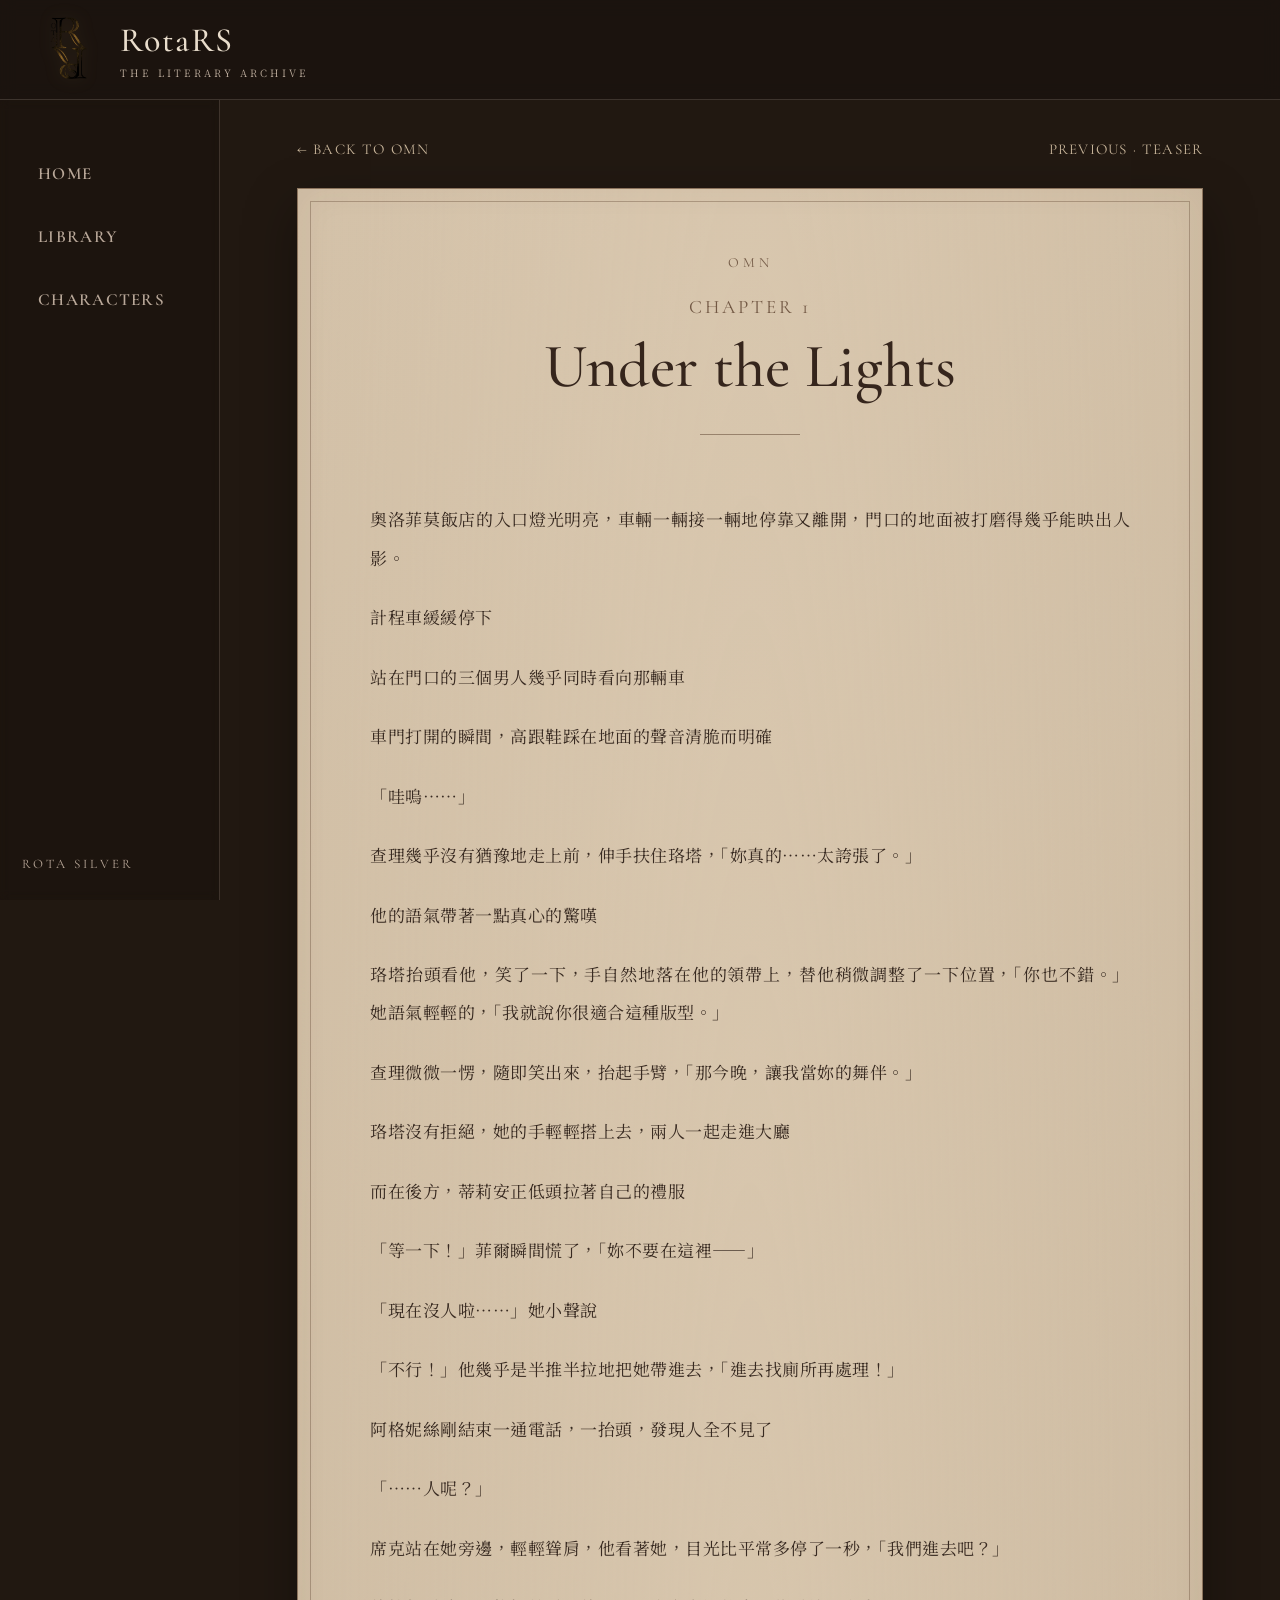
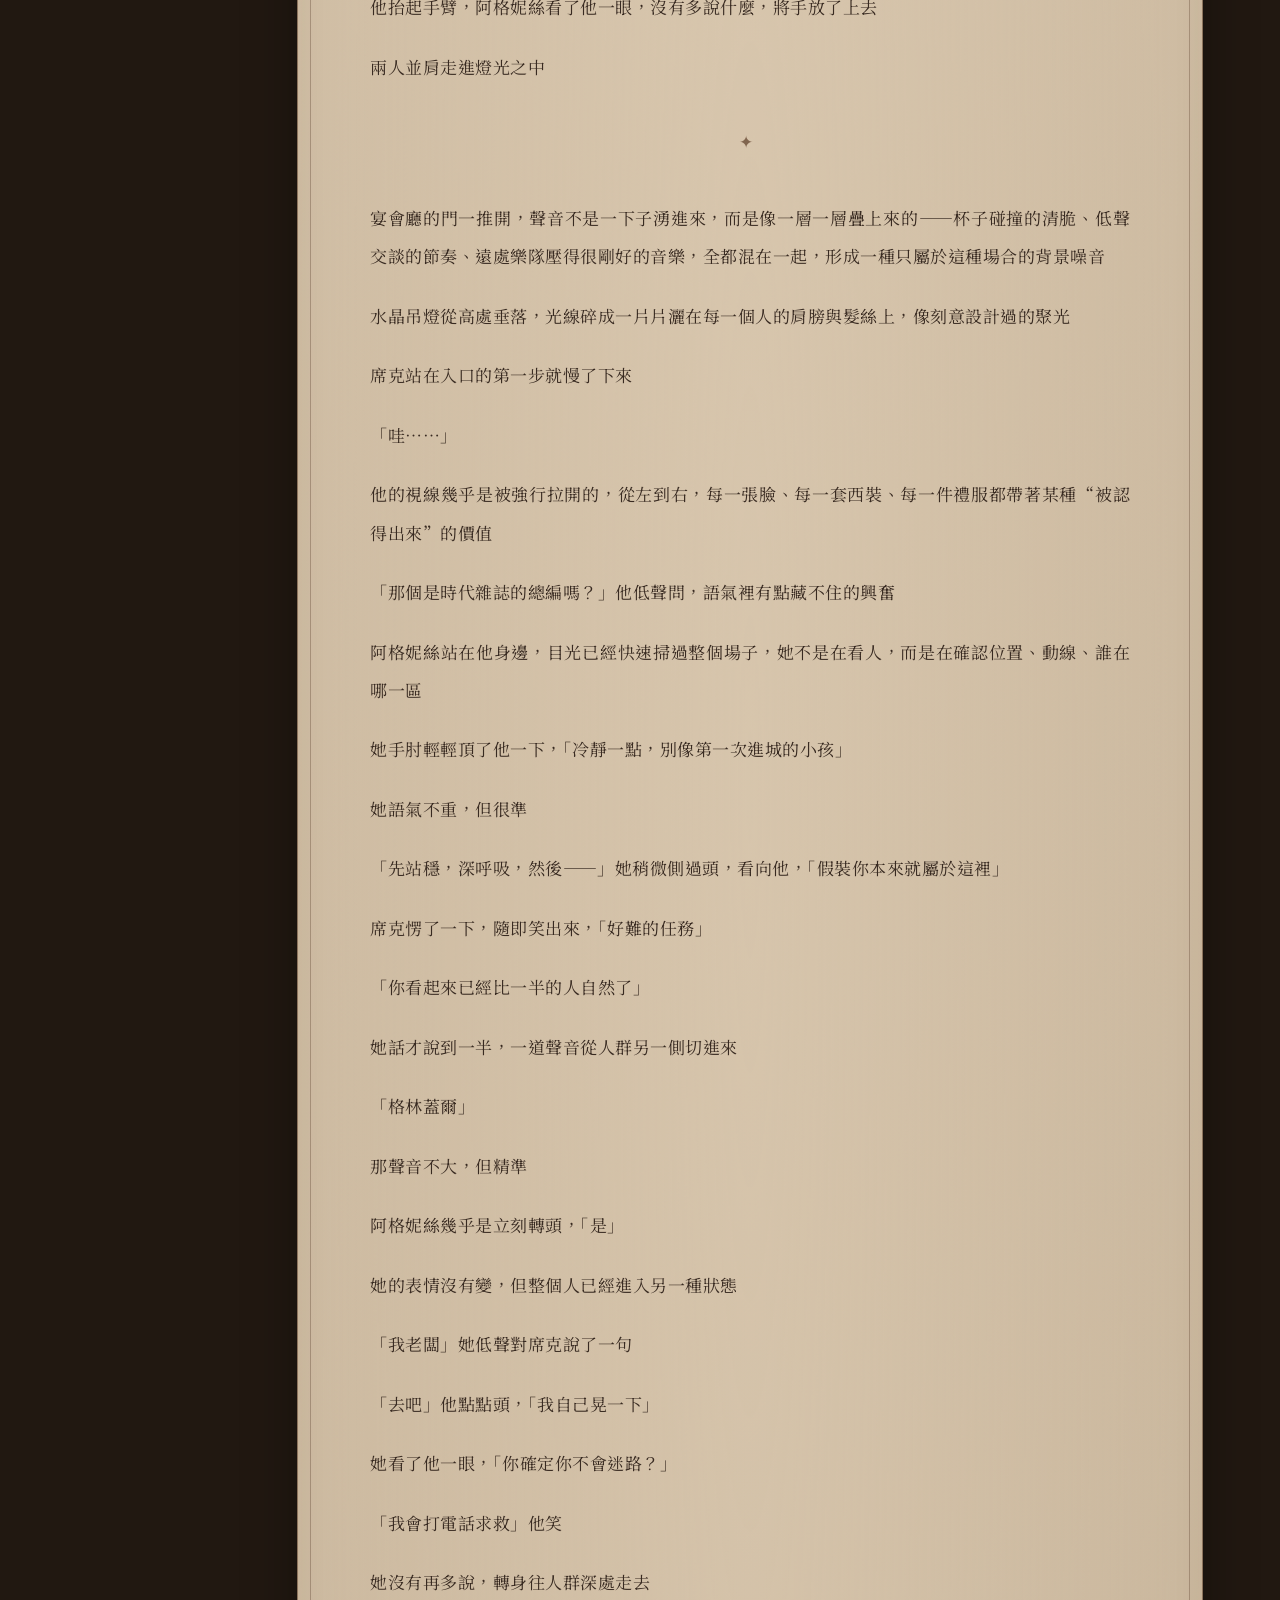
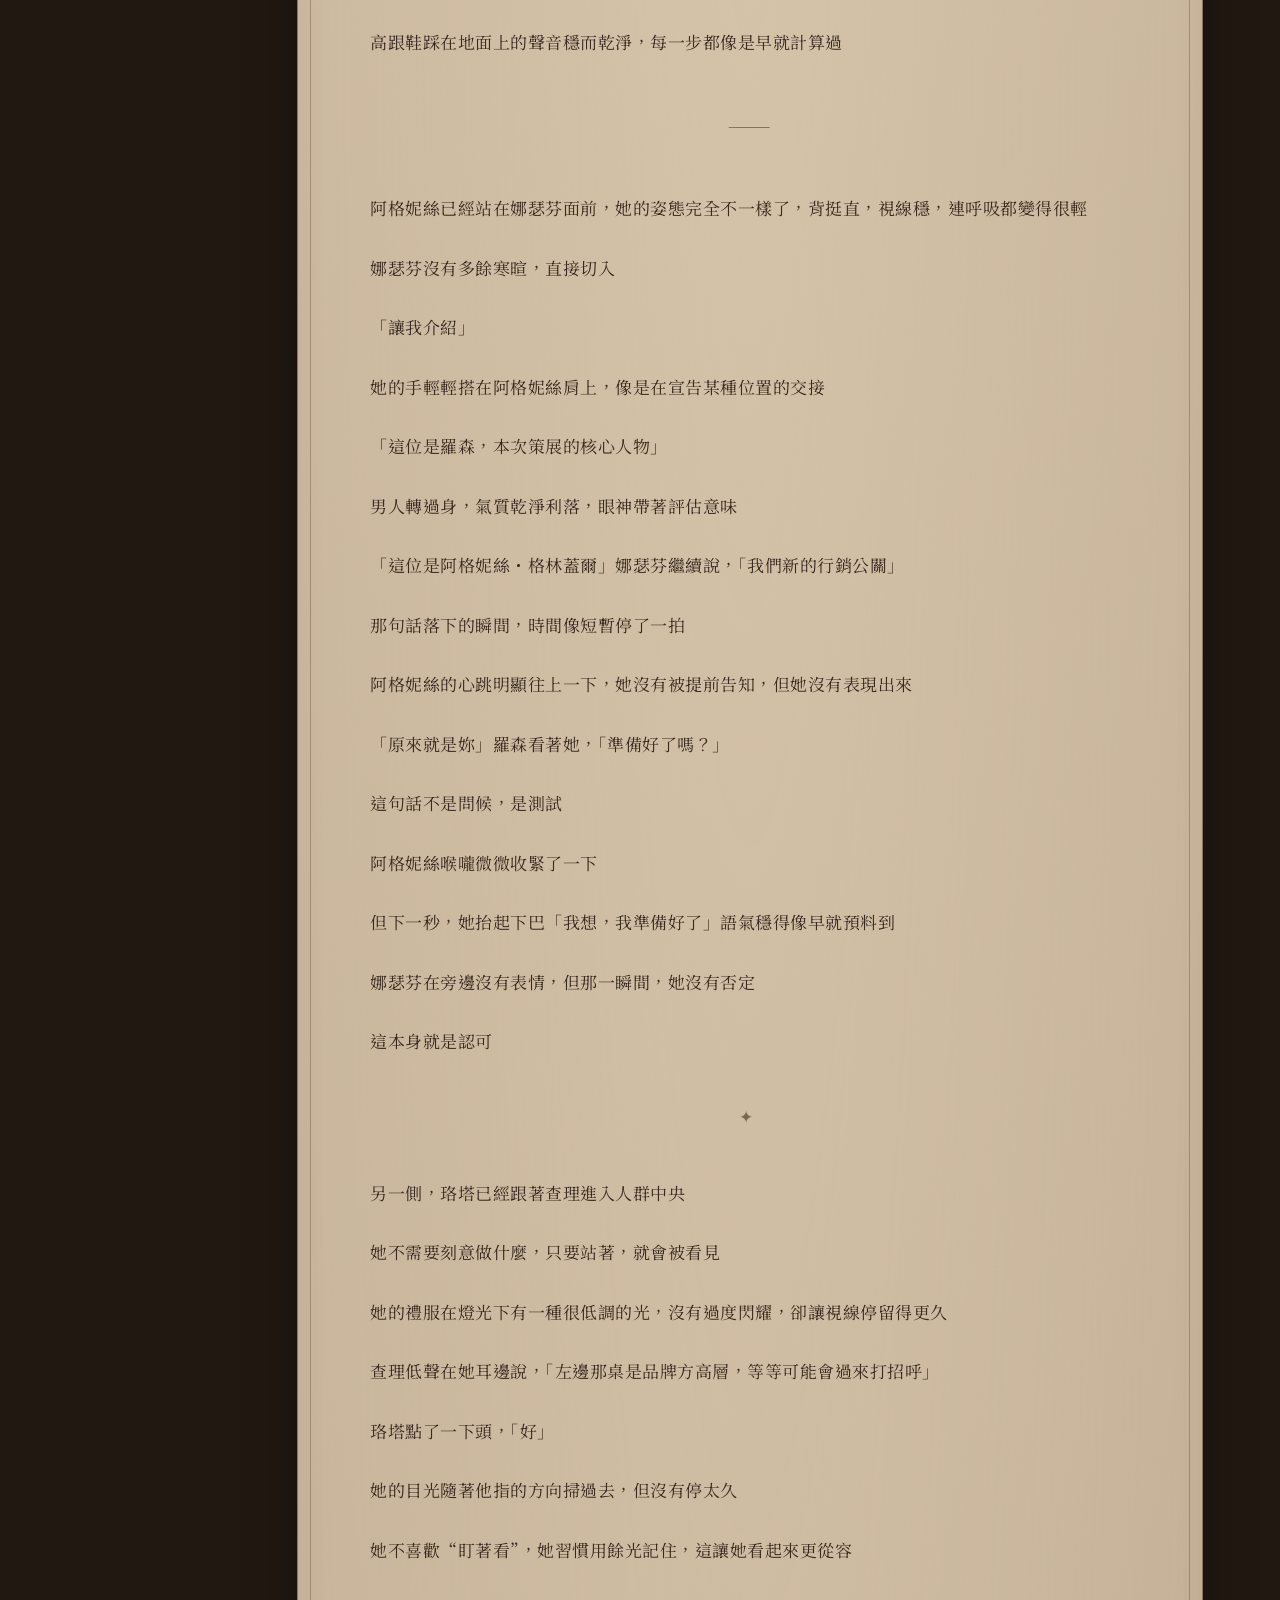
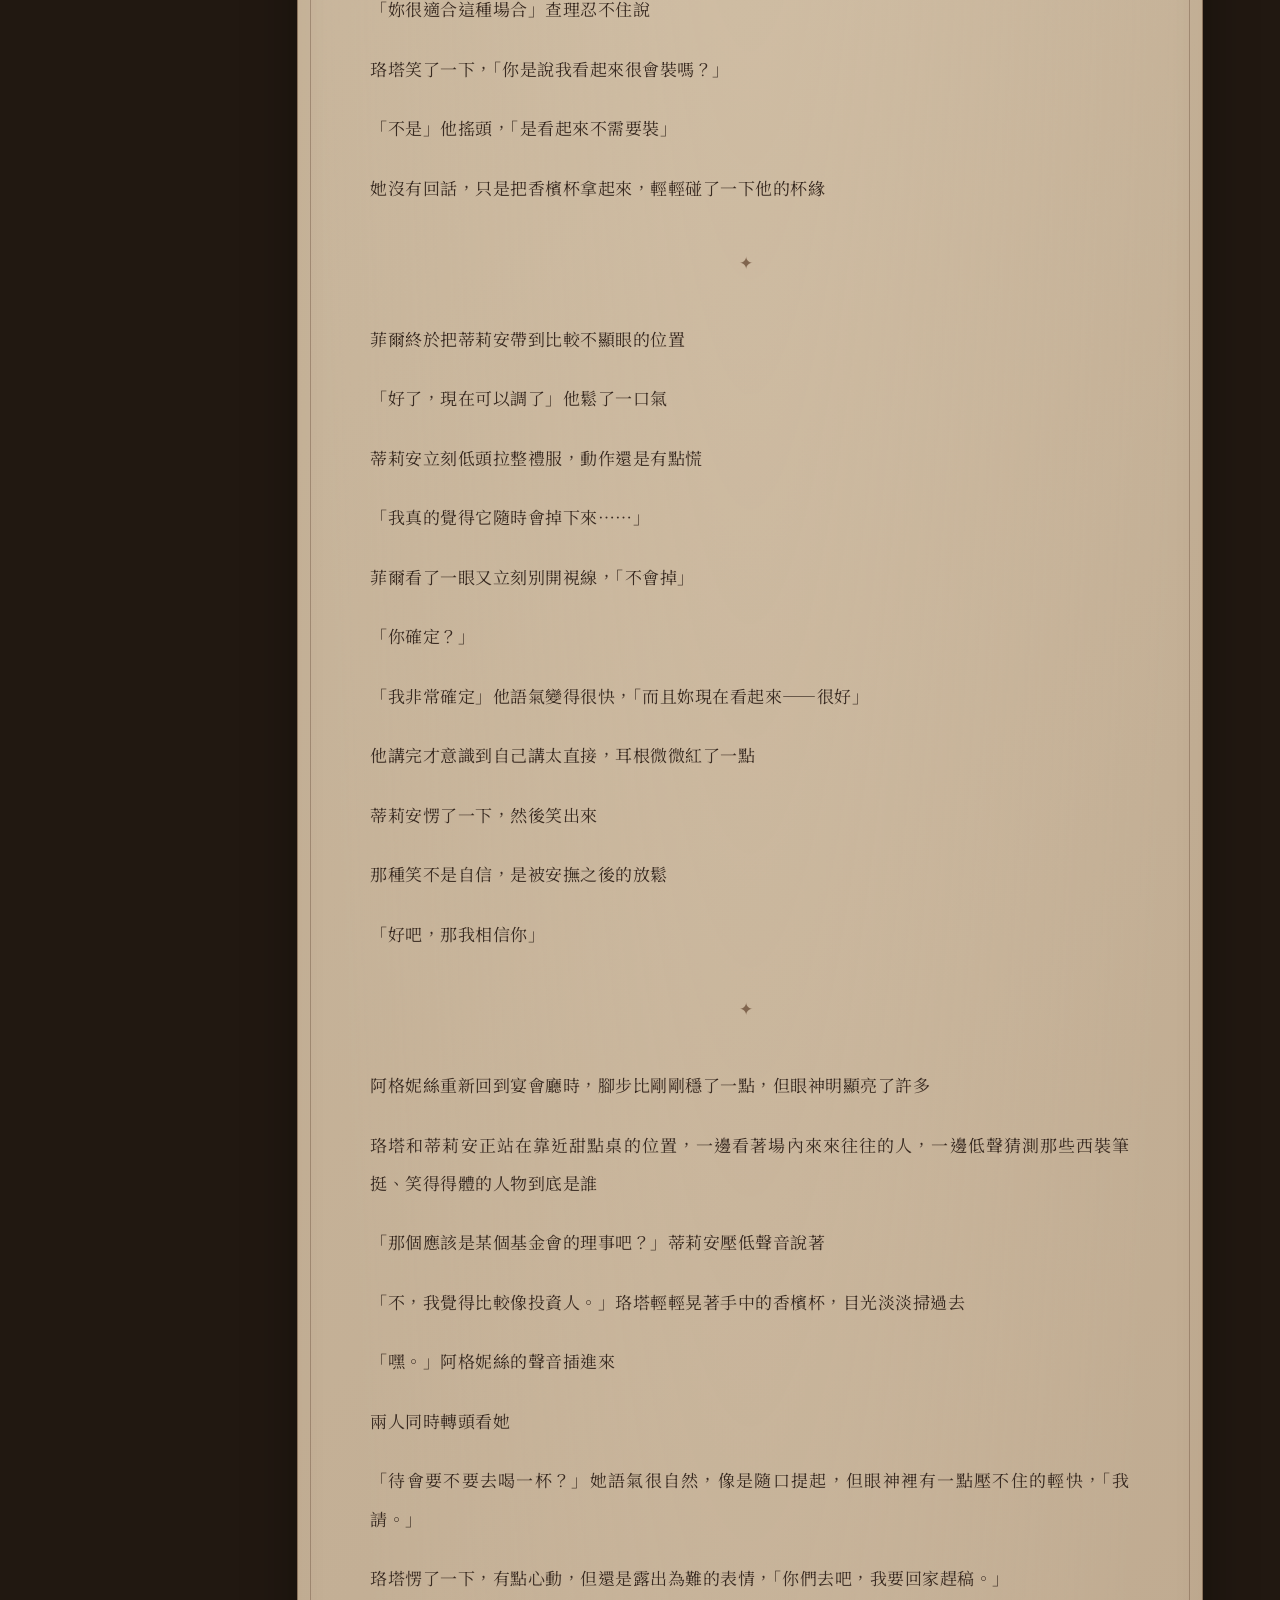
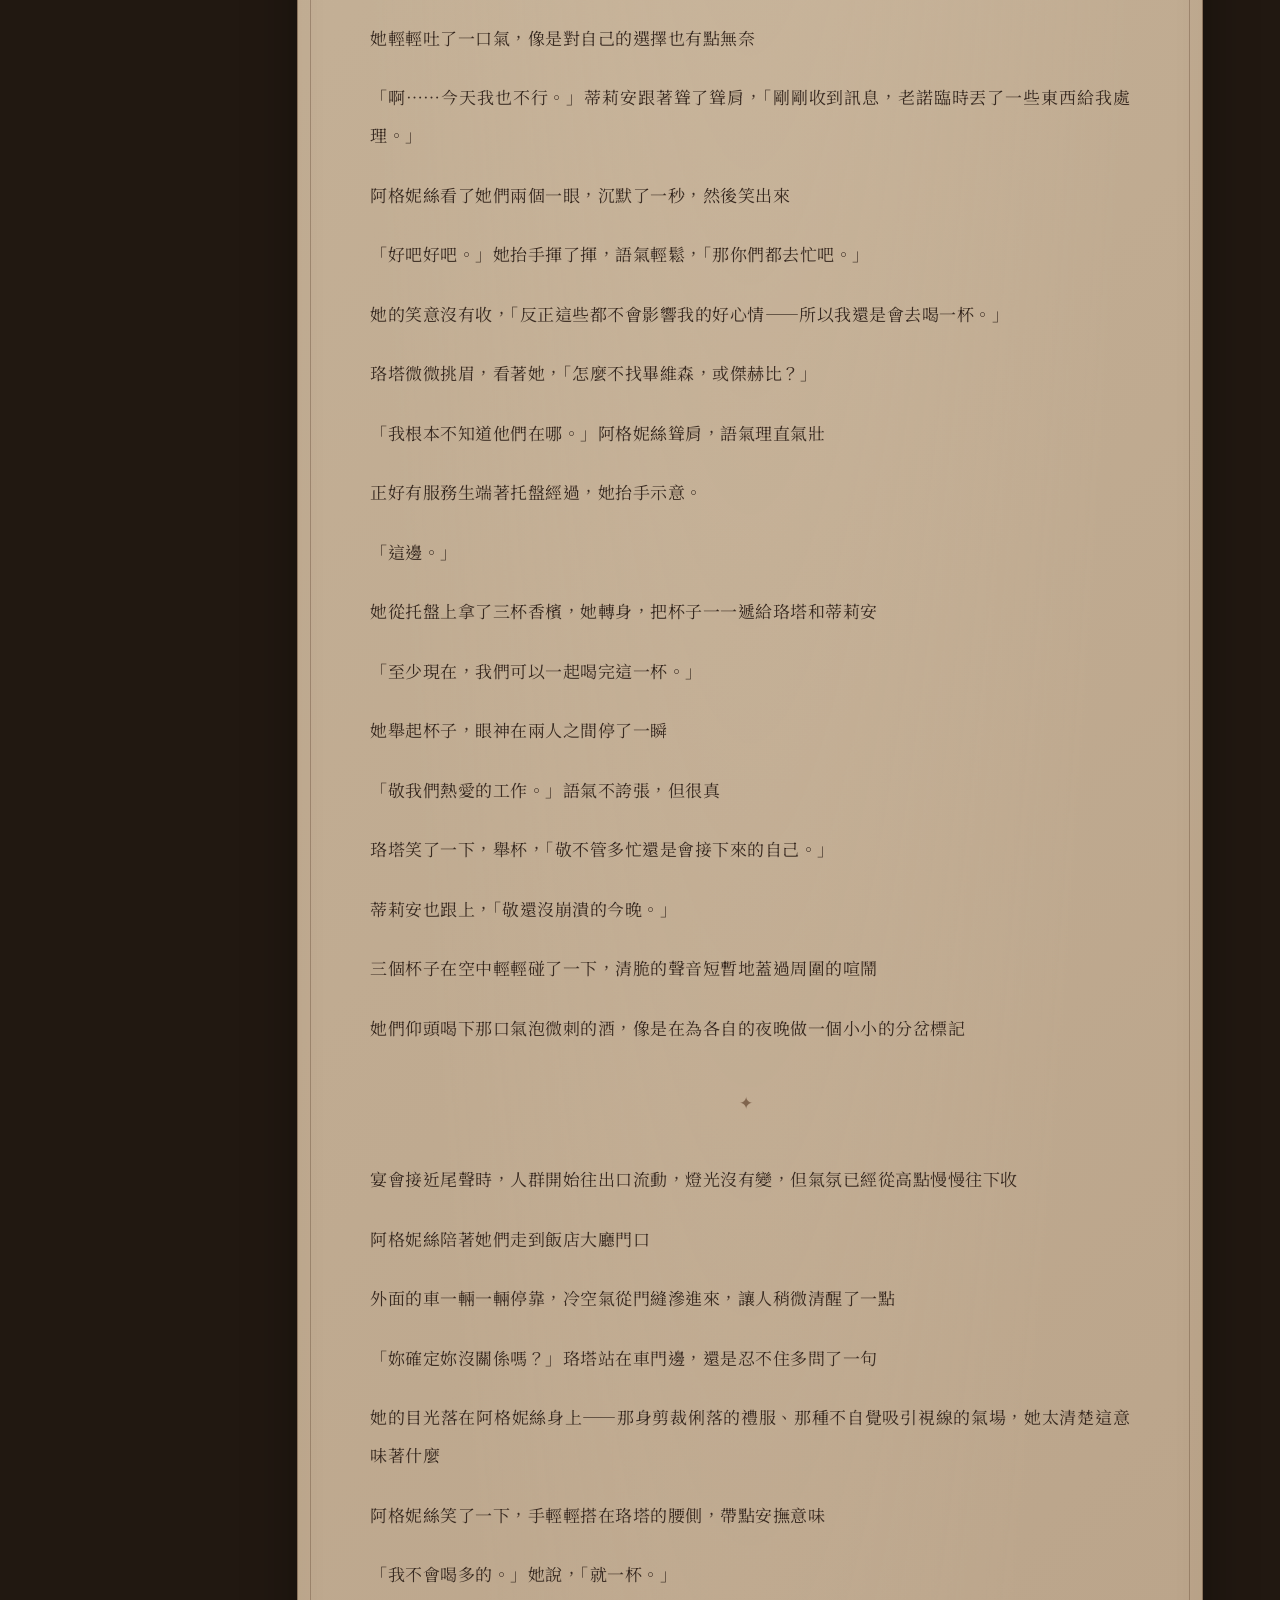
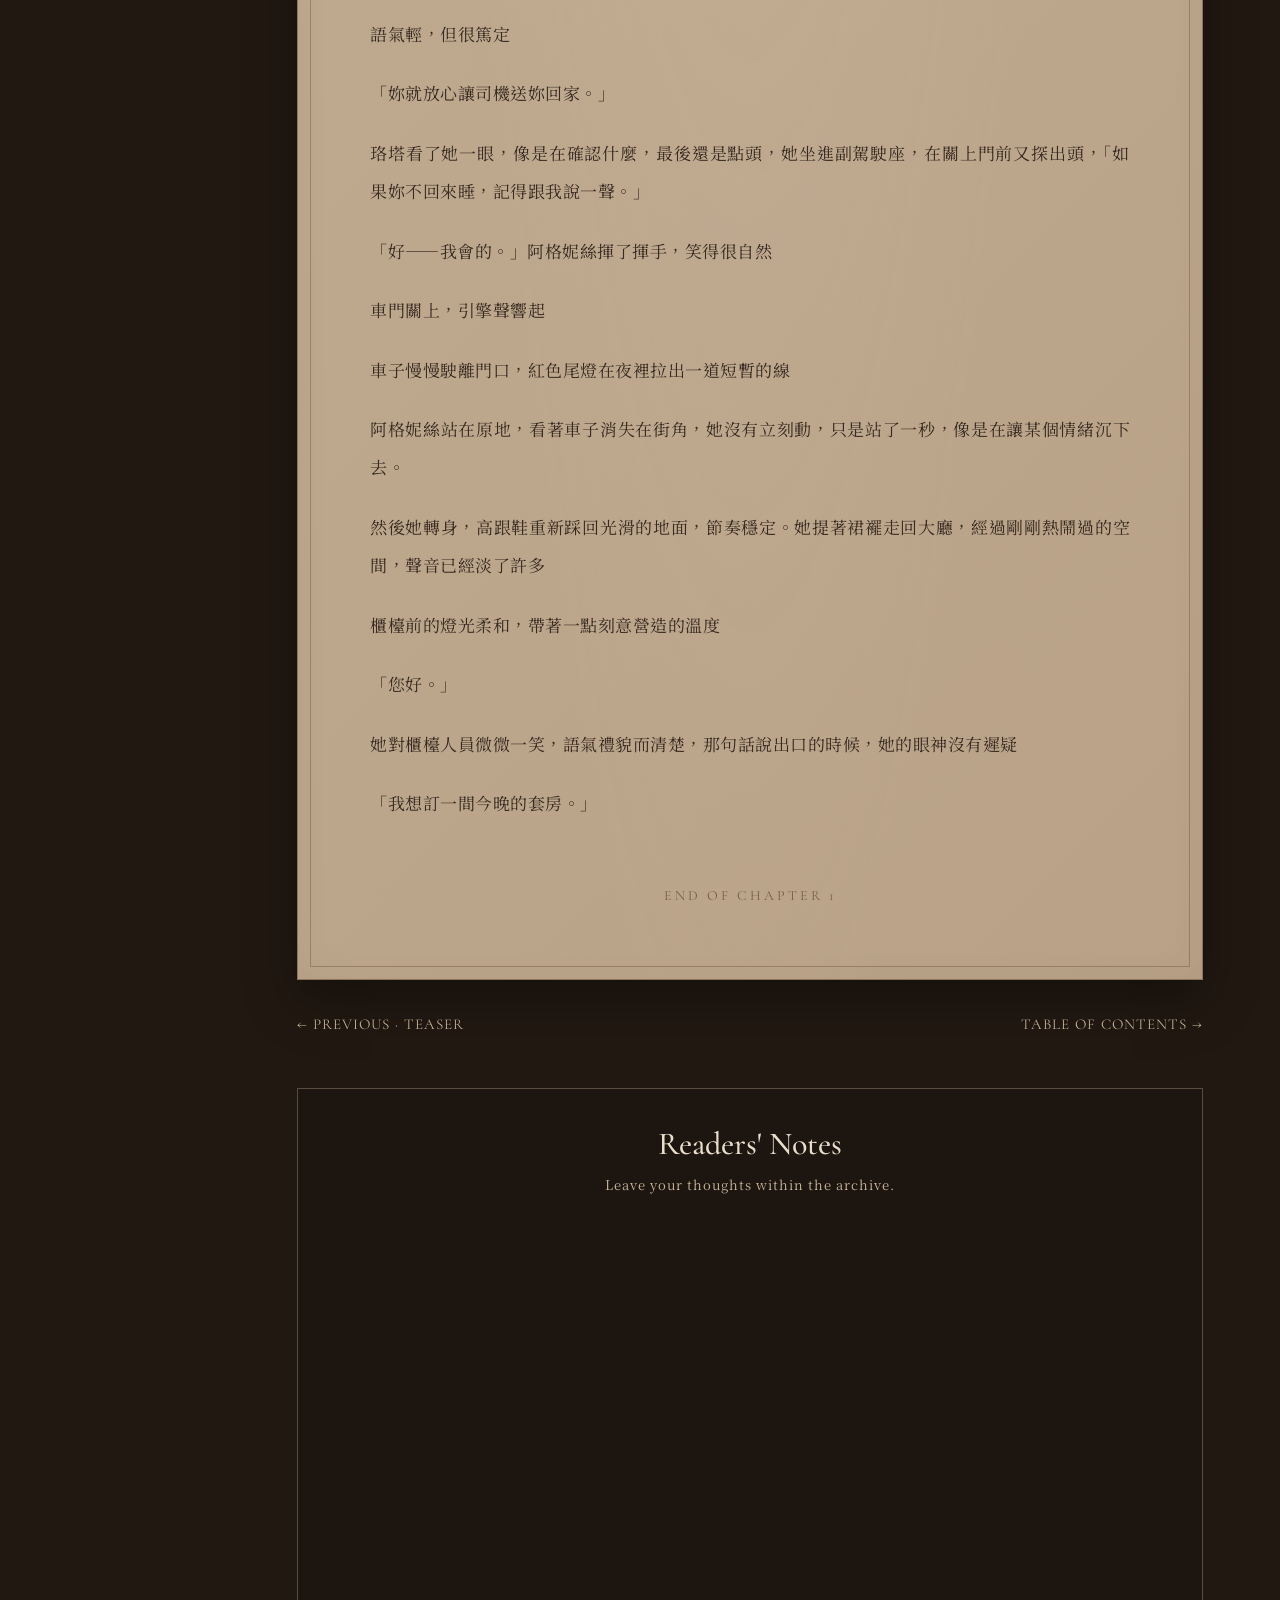
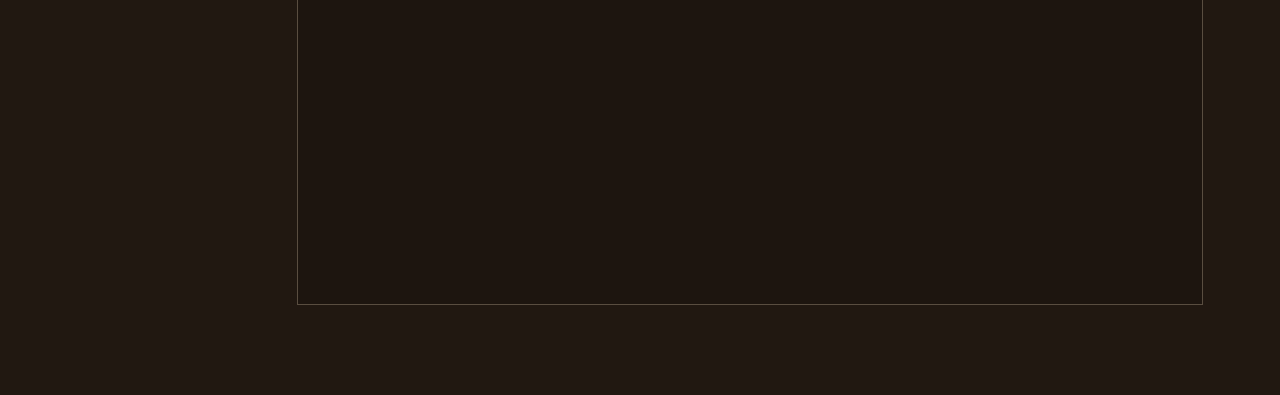
<file: novels/omn/chapters/omn-01.html>
<!DOCTYPE html>
<html lang="zh-Hant">

<head>
<meta charset="UTF-8">
<meta name="viewport" content="width=device-width, initial-scale=1.0">

<title>Chapter 1 — Under the Lights | OMN | RotaRS</title>

<link rel="stylesheet" href="../../../style.css?v=5">

<link href="https://fonts.googleapis.com/css2?family=Cormorant+Garamond:wght@400;500;600;700&family=Noto+Serif+TC:wght@400;500;600&display=swap" rel="stylesheet">

<style>

/* =========================================
   RotaRS — THE LITERARY ARCHIVE
   OMN / CHAPTER 1

   Under the Lights

   純閱讀版本
========================================= */

* {
  box-sizing: border-box;
}

body {
  margin: 0;
  background: #211811;
  color: #e9ddcc;
  font-family: "Noto Serif TC", serif;
}

.chapter-main {
  min-width: 0;
  padding-top: calc(var(--header-height, 100px) + 40px);
  padding-bottom: 90px;
}

.chapter-navigation {
  display: flex;
  align-items: center;
  justify-content: space-between;
  gap: 15px;
  margin-bottom: 30px;
}

.chapter-navigation a {
  color: #c9b69b;
  font-family: "Cormorant Garamond", Georgia, serif;
  font-size: 15px;
  letter-spacing: 1.2px;
  text-decoration: none;
}

.chapter-navigation a:hover {
  color: #fff2df;
}

.chapter-navigation a:focus-visible {
  outline: 2px solid #c9b69b;
  outline-offset: 5px;
}

/* =========================================
   羊皮紙閱讀區
========================================= */

.chapter-paper {
  position: relative;
  width: 100%;
  min-width: 0;
  padding: 65px 65px 75px;

  background-color: #c7b49a;

  background-image:
    radial-gradient(
      ellipse at 50% 25%,
      rgba(246,231,208,.24),
      transparent 75%
    ),
    linear-gradient(
      135deg,
      #d3c1a8 0%,
      #c7b49a 52%,
      #b8a187 100%
    );

  border: 1px solid #8c745d;

  box-shadow:
    0 20px 48px rgba(0,0,0,.34),
    inset 0 0 35px rgba(84,59,39,.06);
}

.chapter-paper::before {
  content: "";
  position: absolute;
  inset: 12px;
  border: 1px solid rgba(91,65,45,.35);
  pointer-events: none;
}

/* =========================================
   章節標題
========================================= */

.chapter-heading {
  position: relative;
  z-index: 1;
  margin-bottom: 65px;
  text-align: center;
}

.chapter-series {
  margin: 0 0 24px;
  color: #765d49;
  font-family: "Cormorant Garamond", Georgia, serif;
  font-size: 14px;
  letter-spacing: 4px;
}

.chapter-number {
  margin: 0 0 12px;
  color: #725844;
  font-family: "Cormorant Garamond", Georgia, serif;
  font-size: 19px;
  letter-spacing: 3px;
}

.chapter-title {
  margin: 0;
  color: #35251c;
  font-family: "Cormorant Garamond", Georgia, serif;
  font-size: clamp(38px, 6vw, 62px);
  font-weight: 500;
  line-height: 1.2;
}

.chapter-heading-rule {
  width: 100px;
  height: 1px;
  margin: 30px auto 0;
  background: rgba(91,65,45,.5);
}

/* =========================================
   正文
========================================= */

.chapter-content {
  position: relative;
  z-index: 1;
  max-width: 760px;
  margin: 0 auto;

  color: #382a21;
  font-family: "Noto Serif TC", serif;
  font-size: 17px;
  font-weight: 400;
  line-height: 2.25;
  letter-spacing: .5px;
  overflow-wrap: break-word;
}

.chapter-content p {
  margin: 0 0 1.25em;
  text-align: justify;
  text-justify: inter-ideograph;
}

/* =========================================
   場景轉換
========================================= */

.scene-break {
  display: block;
  margin: 48px auto;
  text-align: center;
  color: #80654e;
  font-family: Georgia, serif;
  font-size: 17px;
  line-height: 1;
  letter-spacing: 8px;
  user-select: none;
}

.scene-dash {
  display: block;
  margin: 45px auto;
  text-align: center;
  color: #80654e;
  letter-spacing: 3px;
}

/* =========================================
   章節結尾
========================================= */

.chapter-ending {
  margin: 65px auto 0;
  text-align: center;
  color: #765d49;
  font-family: "Cormorant Garamond", Georgia, serif;
  font-size: 14px;
  letter-spacing: 3px;
}

.chapter-bottom-navigation {
  display: flex;
  justify-content: space-between;
  gap: 20px;
  margin-top: 35px;
}

.chapter-bottom-navigation a {
  color: #c9b69b;
  font-family: "Cormorant Garamond", Georgia, serif;
  font-size: 15px;
  letter-spacing: 1px;
  text-decoration: none;
}

.chapter-bottom-navigation a:hover {
  color: #fff2df;
}

/* =========================================
   留言區
========================================= */

.chapter-comments {
  margin-top: 55px;
  padding: 35px 25px;
  border: 1px solid rgba(201,182,155,.35);
  background: rgba(0,0,0,.12);
}

.chapter-comments h2 {
  margin: 0 0 12px;
  color: #e9ddcc;
  font-family: "Cormorant Garamond", Georgia, serif;
  font-size: 32px;
  font-weight: 500;
  text-align: center;
}

.chapter-comments-description {
  margin: 0 0 25px;
  color: #c9b69b;
  font-size: 13px;
  text-align: center;
  letter-spacing: 1px;
}

.chapter-comments iframe {
  display: block;
  width: 100%;
  min-height: 650px;
  border: 0;
  background: transparent;
}

/* =========================================
   iPad
========================================= */

@media (min-width:701px) and (max-width:1100px) {

  .chapter-paper {
    padding: 55px 40px 65px;
  }

  .chapter-content {
    font-size: 16px;
    line-height: 2.2;
  }

}

/* =========================================
   手機
========================================= */

@media (max-width:700px) {

  .chapter-main {
    padding-top: calc(var(--header-height,100px) + 25px);
    padding-bottom: 110px;
  }

  .chapter-navigation a {
    font-size: 13px;
  }

  .chapter-paper {
    padding: 45px 23px 55px;
  }

  .chapter-paper::before {
    inset: 8px;
  }

  .chapter-heading {
    margin-bottom: 45px;
  }

  .chapter-series {
    font-size: 11px;
    letter-spacing: 2px;
  }

  .chapter-number {
    font-size: 16px;
  }

  .chapter-title {
    font-size: 40px;
  }

  .chapter-content {
    font-size: 15px;
    line-height: 2.2;
    letter-spacing: .3px;
  }

  .chapter-content p {
    margin-bottom: 1.3em;
  }

  .scene-break,
  .scene-dash {
    margin: 35px auto;
  }

  .chapter-comments {
    padding: 25px 12px;
  }

  .chapter-comments iframe {
    min-height: 650px;
  }

}

@media (prefers-reduced-motion: reduce) {
  * {
    scroll-behavior: auto !important;
  }
}

</style>

</head>

<body class="characters-page">

<div class="site">

  <!-- =====================================
       網站頂部
  ===================================== -->

  <header class="site-header">

    <a href="../../../home.html" class="brand">

      <img
        src="../../../images/IMG_1497.png"
        alt="RotaRS Logo"
        class="brand-logo"
      >

      <div class="brand-text">

        <span class="brand-name">
          RotaRS
        </span>

        <span class="brand-subtitle">
          THE LITERARY ARCHIVE
        </span>

      </div>

    </a>

  </header>


  <!-- =====================================
       左側導覽列
  ===================================== -->

  <aside class="sidebar">

    <nav
      class="sidebar-nav"
      aria-label="Main Navigation"
    >

      <a href="../../../home.html" class="nav-link">
        HOME
      </a>

      <a href="../../../library.html" class="nav-link">
        LIBRARY
      </a>

      <a href="../../../characters.html" class="nav-link">
        CHARACTERS
      </a>

    </nav>

    <div class="sidebar-footer">
      ROTA SILVER
    </div>

  </aside>


  <!-- =====================================
       第一章閱讀頁面
  ===================================== -->

  <main class="main-content chapter-main">

    <nav class="chapter-navigation">

      <a href="../novel-omn.html">
        ← BACK TO OMN
      </a>

      <a href="omn-teaser.html">
        PREVIOUS · TEASER
      </a>

    </nav>


    <article class="chapter-paper">

      <!-- =================================
           章節標題
      ================================= -->

      <header class="chapter-heading">

        <p class="chapter-series">
          OMN
        </p>

        <p class="chapter-number">
          CHAPTER 1
        </p>

        <h1 class="chapter-title">
          Under the Lights
        </h1>

        <div
          class="chapter-heading-rule"
          aria-hidden="true"
        ></div>

      </header>


      <!-- =================================
           正文開始
           原文完整保留
      ================================= -->

      <div class="chapter-content">

        <p>奧洛菲莫飯店的入口燈光明亮，車輛一輛接一輛地停靠又離開，門口的地面被打磨得幾乎能映出人影。</p>

        <p>計程車緩緩停下</p>

        <p>站在門口的三個男人幾乎同時看向那輛車</p>

        <p>車門打開的瞬間，高跟鞋踩在地面的聲音清脆而明確</p>

        <p>「哇嗚……」</p>

        <p>查理幾乎沒有猶豫地走上前，伸手扶住珞塔，「妳真的……太誇張了。」</p>

        <p>他的語氣帶著一點真心的驚嘆</p>

        <p>珞塔抬頭看他，笑了一下，手自然地落在他的領帶上，替他稍微調整了一下位置，「你也不錯。」她語氣輕輕的，「我就說你很適合這種版型。」</p>

        <p>查理微微一愣，隨即笑出來，抬起手臂，「那今晚，讓我當妳的舞伴。」</p>

        <p>珞塔沒有拒絕，她的手輕輕搭上去，兩人一起走進大廳</p>

        <p>而在後方，蒂莉安正低頭拉著自己的禮服</p>

        <p>「等一下！」菲爾瞬間慌了，「妳不要在這裡——」</p>

        <p>「現在沒人啦……」她小聲說</p>

        <p>「不行！」他幾乎是半推半拉地把她帶進去，「進去找廁所再處理！」</p>

        <p>阿格妮絲剛結束一通電話，一抬頭，發現人全不見了</p>

        <p>「……人呢？」</p>

        <p>席克站在她旁邊，輕輕聳肩，他看著她，目光比平常多停了一秒，「我們進去吧？」</p>

        <p>他抬起手臂，阿格妮絲看了他一眼，沒有多說什麼，將手放了上去</p>

        <p>兩人並肩走進燈光之中</p>


        <div class="scene-break" aria-hidden="true">✦</div>


        <p>宴會廳的門一推開，聲音不是一下子湧進來，而是像一層一層疊上來的——杯子碰撞的清脆、低聲交談的節奏、遠處樂隊壓得很剛好的音樂，全都混在一起，形成一種只屬於這種場合的背景噪音</p>

        <p>水晶吊燈從高處垂落，光線碎成一片片灑在每一個人的肩膀與髮絲上，像刻意設計過的聚光</p>

        <p>席克站在入口的第一步就慢了下來</p>

        <p>「哇……」</p>

        <p>他的視線幾乎是被強行拉開的，從左到右，每一張臉、每一套西裝、每一件禮服都帶著某種“被認得出來”的價值</p>

        <p>「那個是時代雜誌的總編嗎？」他低聲問，語氣裡有點藏不住的興奮</p>

        <p>阿格妮絲站在他身邊，目光已經快速掃過整個場子，她不是在看人，而是在確認位置、動線、誰在哪一區</p>

        <p>她手肘輕輕頂了他一下，「冷靜一點，別像第一次進城的小孩」</p>

        <p>她語氣不重，但很準</p>

        <p>「先站穩，深呼吸，然後——」她稍微側過頭，看向他，「假裝你本來就屬於這裡」</p>

        <p>席克愣了一下，隨即笑出來，「好難的任務」</p>

        <p>「你看起來已經比一半的人自然了」</p>

        <p>她話才說到一半，一道聲音從人群另一側切進來</p>

        <p>「格林蓋爾」</p>

        <p>那聲音不大，但精準</p>

        <p>阿格妮絲幾乎是立刻轉頭，「是」</p>

        <p>她的表情沒有變，但整個人已經進入另一種狀態</p>

        <p>「我老闆」她低聲對席克說了一句</p>

        <p>「去吧」他點點頭，「我自己晃一下」</p>

        <p>她看了他一眼，「你確定你不會迷路？」</p>

        <p>「我會打電話求救」他笑</p>

        <p>她沒有再多說，轉身往人群深處走去</p>

        <p>高跟鞋踩在地面上的聲音穩而乾淨，每一步都像是早就計算過</p>


        <div class="scene-dash" aria-hidden="true">———</div>


        <p>阿格妮絲已經站在娜瑟芬面前，她的姿態完全不一樣了，背挺直，視線穩，連呼吸都變得很輕</p>

        <p>娜瑟芬沒有多餘寒暄，直接切入</p>

        <p>「讓我介紹」</p>

        <p>她的手輕輕搭在阿格妮絲肩上，像是在宣告某種位置的交接</p>

        <p>「這位是羅森，本次策展的核心人物」</p>

        <p>男人轉過身，氣質乾淨利落，眼神帶著評估意味</p>

        <p>「這位是阿格妮絲・格林蓋爾」娜瑟芬繼續說，「我們新的行銷公關」</p>

        <p>那句話落下的瞬間，時間像短暫停了一拍</p>

        <p>阿格妮絲的心跳明顯往上一下，她沒有被提前告知，但她沒有表現出來</p>

        <p>「原來就是妳」羅森看著她，「準備好了嗎？」</p>

        <p>這句話不是問候，是測試</p>

        <p>阿格妮絲喉嚨微微收緊了一下</p>

        <p>但下一秒，她抬起下巴「我想，我準備好了」語氣穩得像早就預料到</p>

        <p>娜瑟芬在旁邊沒有表情，但那一瞬間，她沒有否定</p>

        <p>這本身就是認可</p>


        <div class="scene-break" aria-hidden="true">✦</div>


        <p>另一側，珞塔已經跟著查理進入人群中央</p>

        <p>她不需要刻意做什麼，只要站著，就會被看見</p>

        <p>她的禮服在燈光下有一種很低調的光，沒有過度閃耀，卻讓視線停留得更久</p>

        <p>查理低聲在她耳邊說，「左邊那桌是品牌方高層，等等可能會過來打招呼」</p>

        <p>珞塔點了一下頭，「好」</p>

        <p>她的目光隨著他指的方向掃過去，但沒有停太久</p>

        <p>她不喜歡“盯著看”，她習慣用餘光記住，這讓她看起來更從容</p>

        <p>「妳很適合這種場合」查理忍不住說</p>

        <p>珞塔笑了一下，「你是說我看起來很會裝嗎？」</p>

        <p>「不是」他搖頭，「是看起來不需要裝」</p>

        <p>她沒有回話，只是把香檳杯拿起來，輕輕碰了一下他的杯緣</p>


        <div class="scene-break" aria-hidden="true">✦</div>


        <p>菲爾終於把蒂莉安帶到比較不顯眼的位置</p>

        <p>「好了，現在可以調了」他鬆了一口氣</p>

        <p>蒂莉安立刻低頭拉整禮服，動作還是有點慌</p>

        <p>「我真的覺得它隨時會掉下來……」</p>

        <p>菲爾看了一眼又立刻別開視線，「不會掉」</p>

        <p>「你確定？」</p>

        <p>「我非常確定」他語氣變得很快，「而且妳現在看起來——很好」</p>

        <p>他講完才意識到自己講太直接，耳根微微紅了一點</p>

        <p>蒂莉安愣了一下，然後笑出來</p>

        <p>那種笑不是自信，是被安撫之後的放鬆</p>

        <p>「好吧，那我相信你」</p>


        <div class="scene-break" aria-hidden="true">✦</div>


        <p>阿格妮絲重新回到宴會廳時，腳步比剛剛穩了一點，但眼神明顯亮了許多</p>

        <p>珞塔和蒂莉安正站在靠近甜點桌的位置，一邊看著場內來來往往的人，一邊低聲猜測那些西裝筆挺、笑得得體的人物到底是誰</p>

        <p>「那個應該是某個基金會的理事吧？」蒂莉安壓低聲音說著</p>

        <p>「不，我覺得比較像投資人。」珞塔輕輕晃著手中的香檳杯，目光淡淡掃過去</p>

        <p>「嘿。」阿格妮絲的聲音插進來</p>

        <p>兩人同時轉頭看她</p>

        <p>「待會要不要去喝一杯？」她語氣很自然，像是隨口提起，但眼神裡有一點壓不住的輕快，「我請。」</p>

        <p>珞塔愣了一下，有點心動，但還是露出為難的表情，「你們去吧，我要回家趕稿。」</p>

        <p>她輕輕吐了一口氣，像是對自己的選擇也有點無奈</p>

        <p>「啊……今天我也不行。」蒂莉安跟著聳了聳肩，「剛剛收到訊息，老諾臨時丟了一些東西給我處理。」</p>

        <p>阿格妮絲看了她們兩個一眼，沉默了一秒，然後笑出來</p>

        <p>「好吧好吧。」她抬手揮了揮，語氣輕鬆，「那你們都去忙吧。」</p>

        <p>她的笑意沒有收，「反正這些都不會影響我的好心情——所以我還是會去喝一杯。」</p>

        <p>珞塔微微挑眉，看著她，「怎麼不找畢維森，或傑赫比？」</p>

        <p>「我根本不知道他們在哪。」阿格妮絲聳肩，語氣理直氣壯</p>

        <p>正好有服務生端著托盤經過，她抬手示意。</p>

        <p>「這邊。」</p>

        <p>她從托盤上拿了三杯香檳，她轉身，把杯子一一遞給珞塔和蒂莉安</p>

        <p>「至少現在，我們可以一起喝完這一杯。」</p>

        <p>她舉起杯子，眼神在兩人之間停了一瞬</p>

        <p>「敬我們熱愛的工作。」語氣不誇張，但很真</p>

        <p>珞塔笑了一下，舉杯，「敬不管多忙還是會接下來的自己。」</p>

        <p>蒂莉安也跟上，「敬還沒崩潰的今晚。」</p>

        <p>三個杯子在空中輕輕碰了一下，清脆的聲音短暫地蓋過周圍的喧鬧</p>

        <p>她們仰頭喝下那口氣泡微刺的酒，像是在為各自的夜晚做一個小小的分岔標記</p>


        <div class="scene-break" aria-hidden="true">✦</div>


        <p>宴會接近尾聲時，人群開始往出口流動，燈光沒有變，但氣氛已經從高點慢慢往下收</p>

        <p>阿格妮絲陪著她們走到飯店大廳門口</p>

        <p>外面的車一輛一輛停靠，冷空氣從門縫滲進來，讓人稍微清醒了一點</p>

        <p>「妳確定妳沒關係嗎？」珞塔站在車門邊，還是忍不住多問了一句</p>

        <p>她的目光落在阿格妮絲身上——那身剪裁俐落的禮服、那種不自覺吸引視線的氣場，她太清楚這意味著什麼</p>

        <p>阿格妮絲笑了一下，手輕輕搭在珞塔的腰側，帶點安撫意味</p>

        <p>「我不會喝多的。」她說，「就一杯。」</p>

        <p>語氣輕，但很篤定</p>

        <p>「妳就放心讓司機送妳回家。」</p>

        <p>珞塔看了她一眼，像是在確認什麼，最後還是點頭，她坐進副駕駛座，在關上門前又探出頭，「如果妳不回來睡，記得跟我說一聲。」</p>

        <p>「好——我會的。」阿格妮絲揮了揮手，笑得很自然</p>

        <p>車門關上，引擎聲響起</p>

        <p>車子慢慢駛離門口，紅色尾燈在夜裡拉出一道短暫的線</p>

        <p>阿格妮絲站在原地，看著車子消失在街角，她沒有立刻動，只是站了一秒，像是在讓某個情緒沉下去。</p>

        <p>然後她轉身，高跟鞋重新踩回光滑的地面，節奏穩定。她提著裙襬走回大廳，經過剛剛熱鬧過的空間，聲音已經淡了許多</p>

        <p>櫃檯前的燈光柔和，帶著一點刻意營造的溫度</p>

        <p>「您好。」</p>

        <p>她對櫃檯人員微微一笑，語氣禮貌而清楚，那句話說出口的時候，她的眼神沒有遲疑</p>

        <p>「我想訂一間今晚的套房。」</p>

      </div>

      <!-- =================================
           章節結尾
      ================================= -->

      <div class="chapter-ending">
        END OF CHAPTER 1
      </div>

    </article>


    <!-- =====================================
         章節導覽
    ===================================== -->

    <nav class="chapter-bottom-navigation">

      <a href="omn-teaser.html">
        ← PREVIOUS · TEASER
      </a>

      <a href="../novel-omn.html">
        TABLE OF CONTENTS →
      </a>

    </nav>


    <!-- =====================================
         CHAPTER 1 留言區

         Google Apps Script
         章節 ID：omn-01
    ===================================== -->

    <section class="chapter-comments">

      <h2>Readers' Notes</h2>

      <p class="chapter-comments-description">
        Leave your thoughts within the archive.
      </p>

      <iframe
        src="https://script.google.com/macros/s/AKfycbzBm39IqxbCQGk3Th2T6lR0eBxl9tFafBmEsKtnKP5paCqUdiP7wb1mpLK53hRLxWLw/exec?chapter=omn-01"
        title="OMN Chapter 1 Comments"
        loading="lazy"
        referrerpolicy="strict-origin-when-cross-origin"
      ></iframe>

    </section>

  </main>

</div>

</body>
</html>
</file>
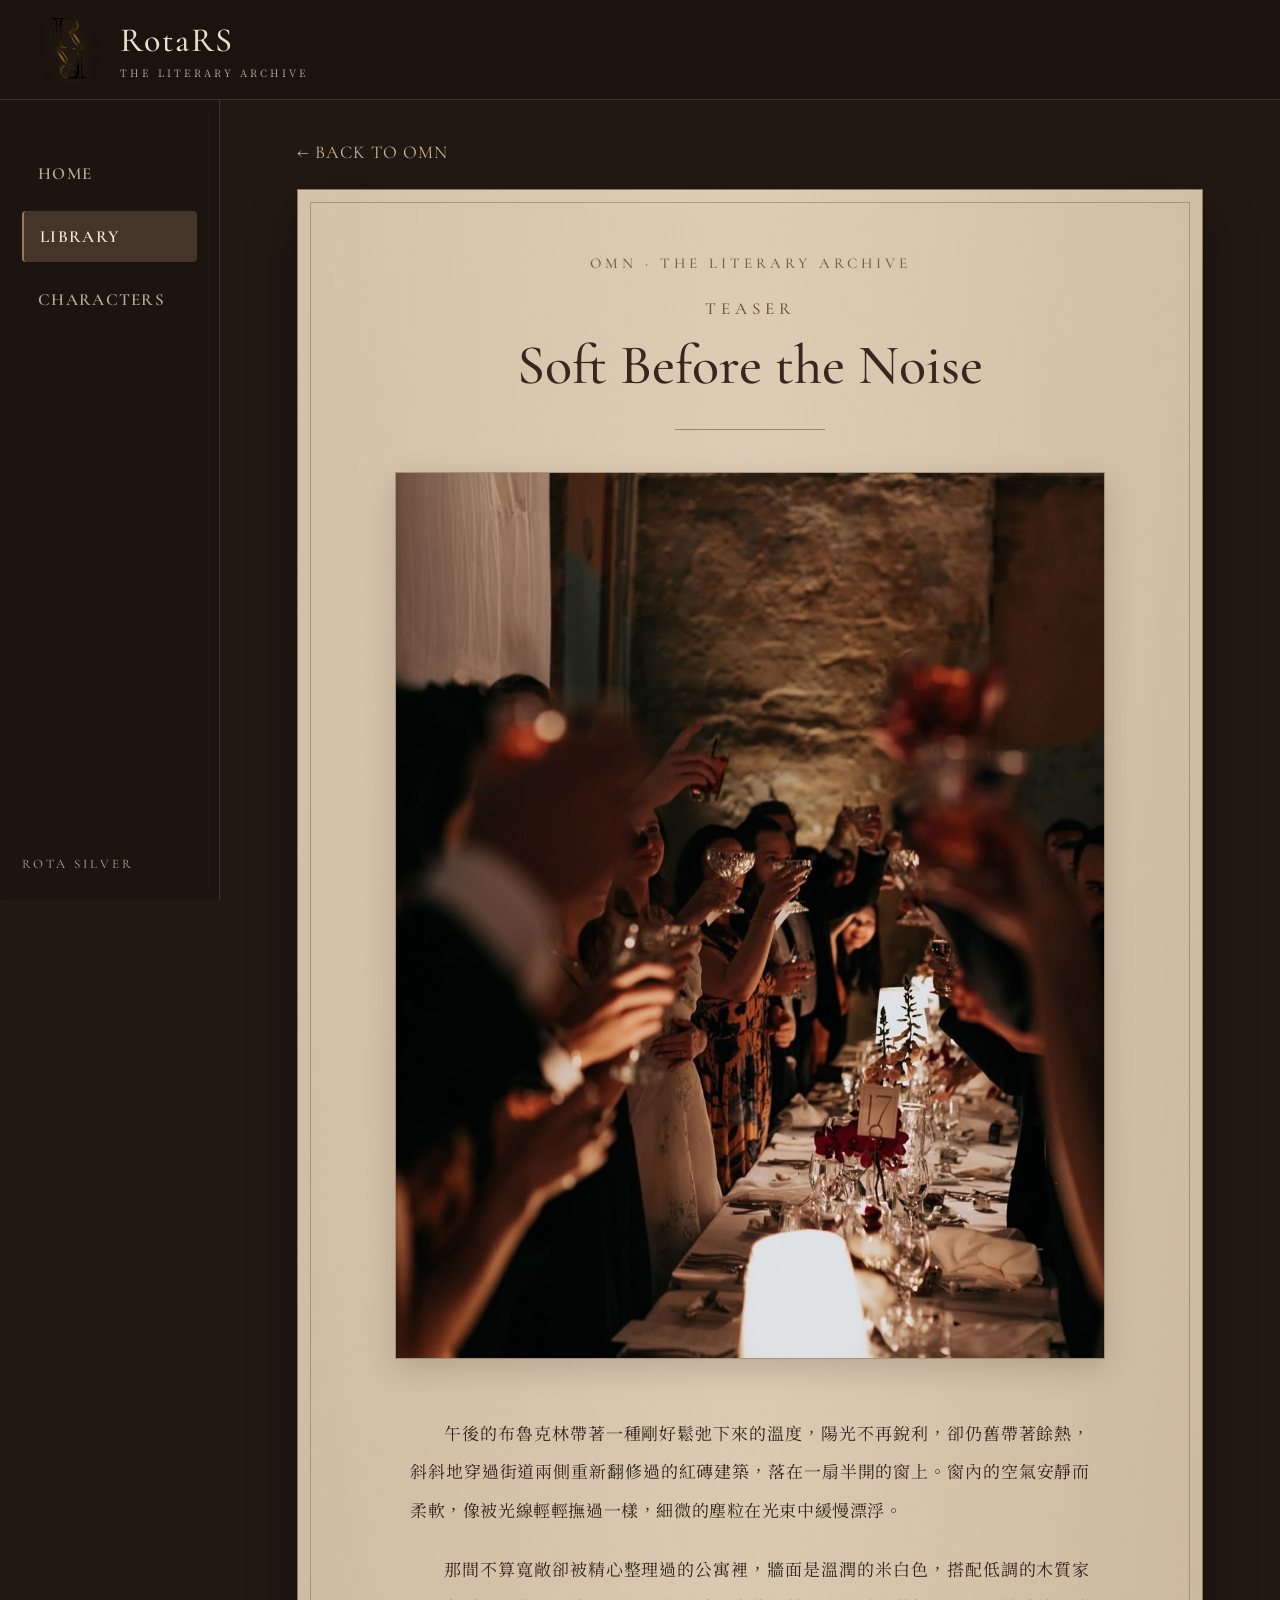
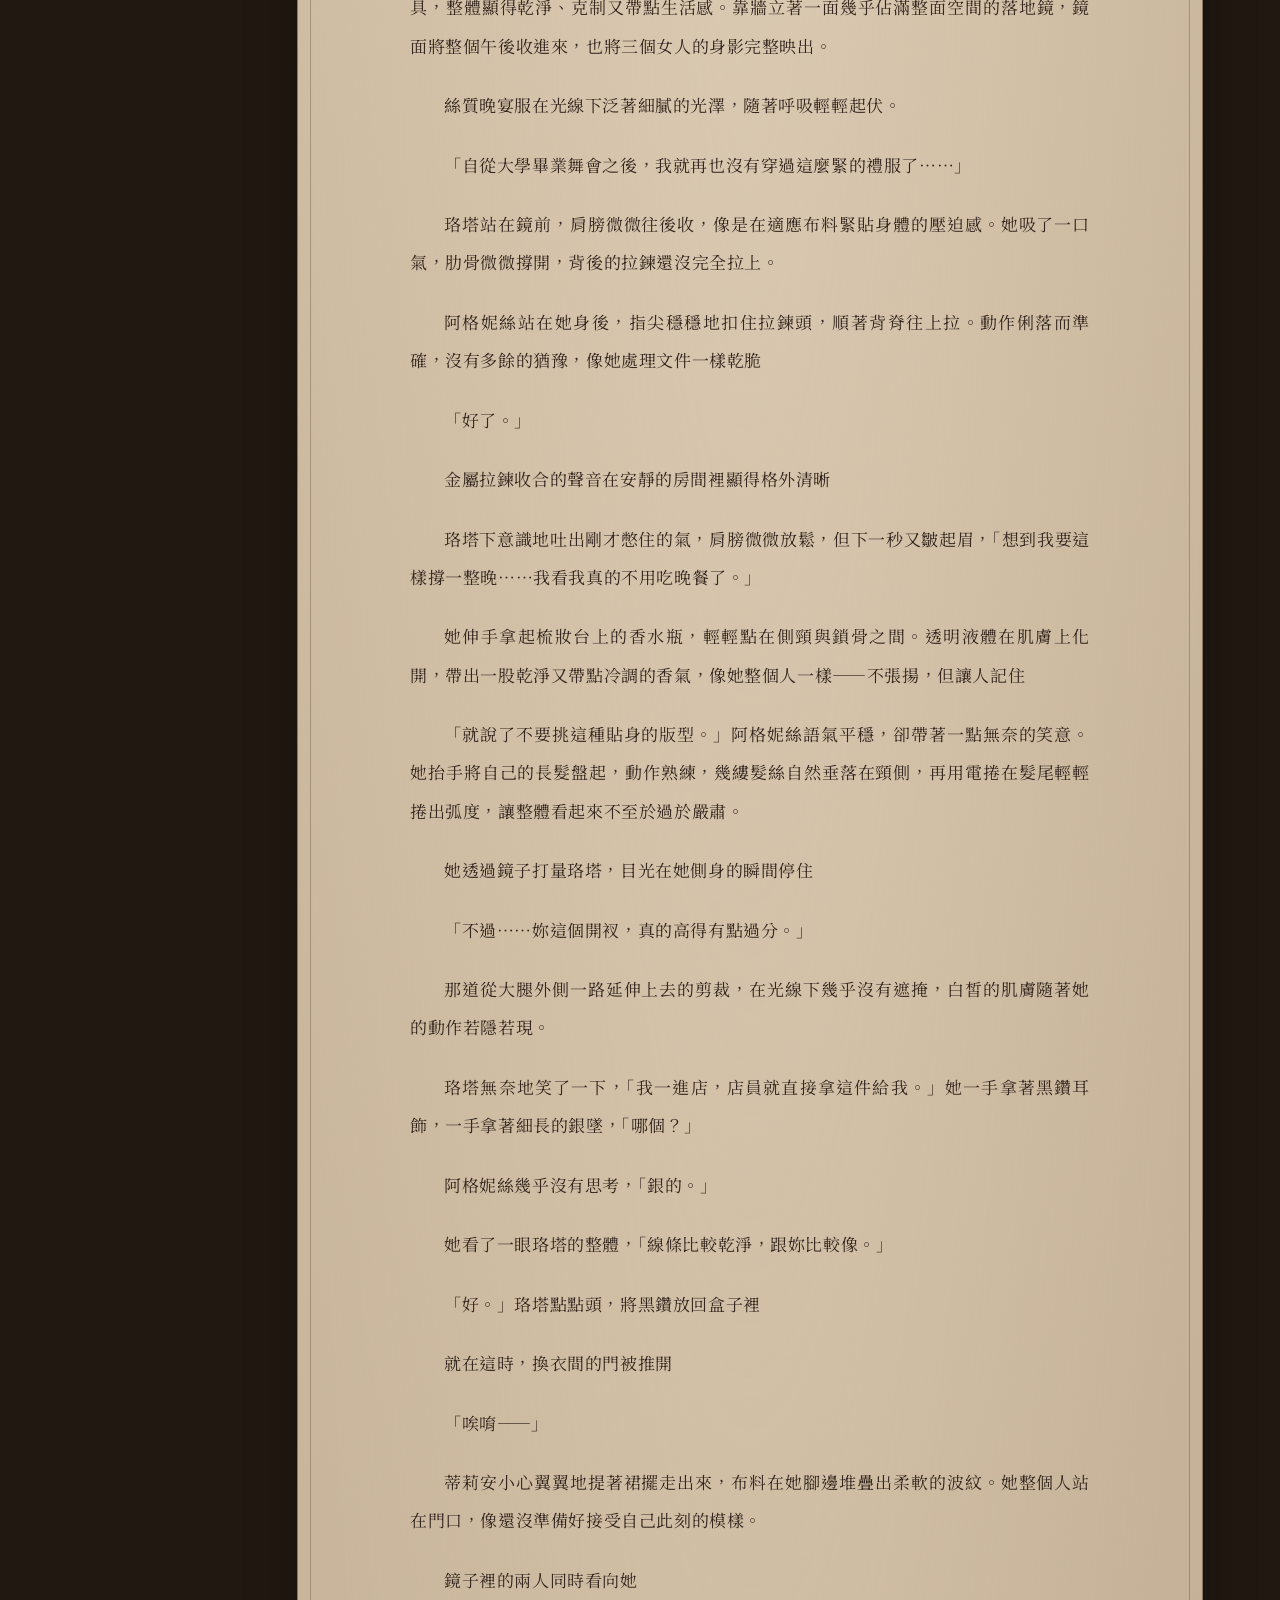
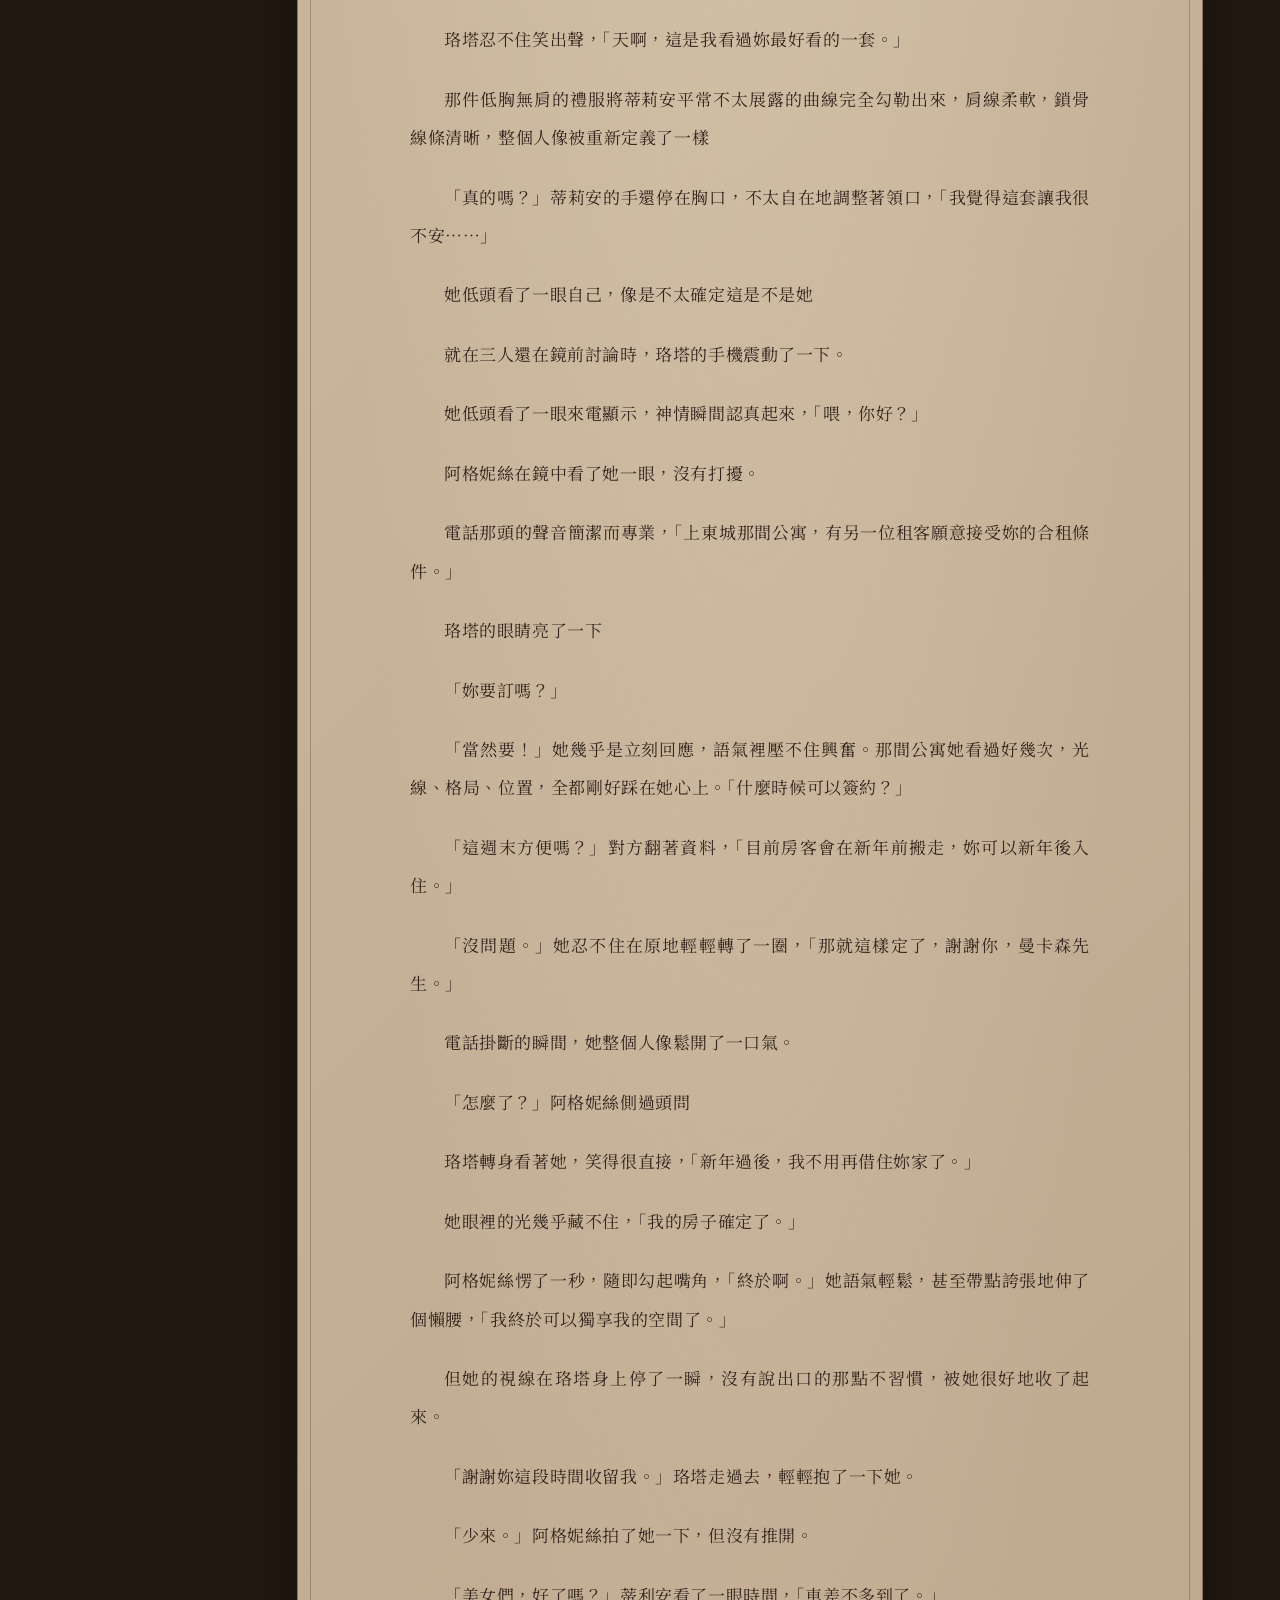
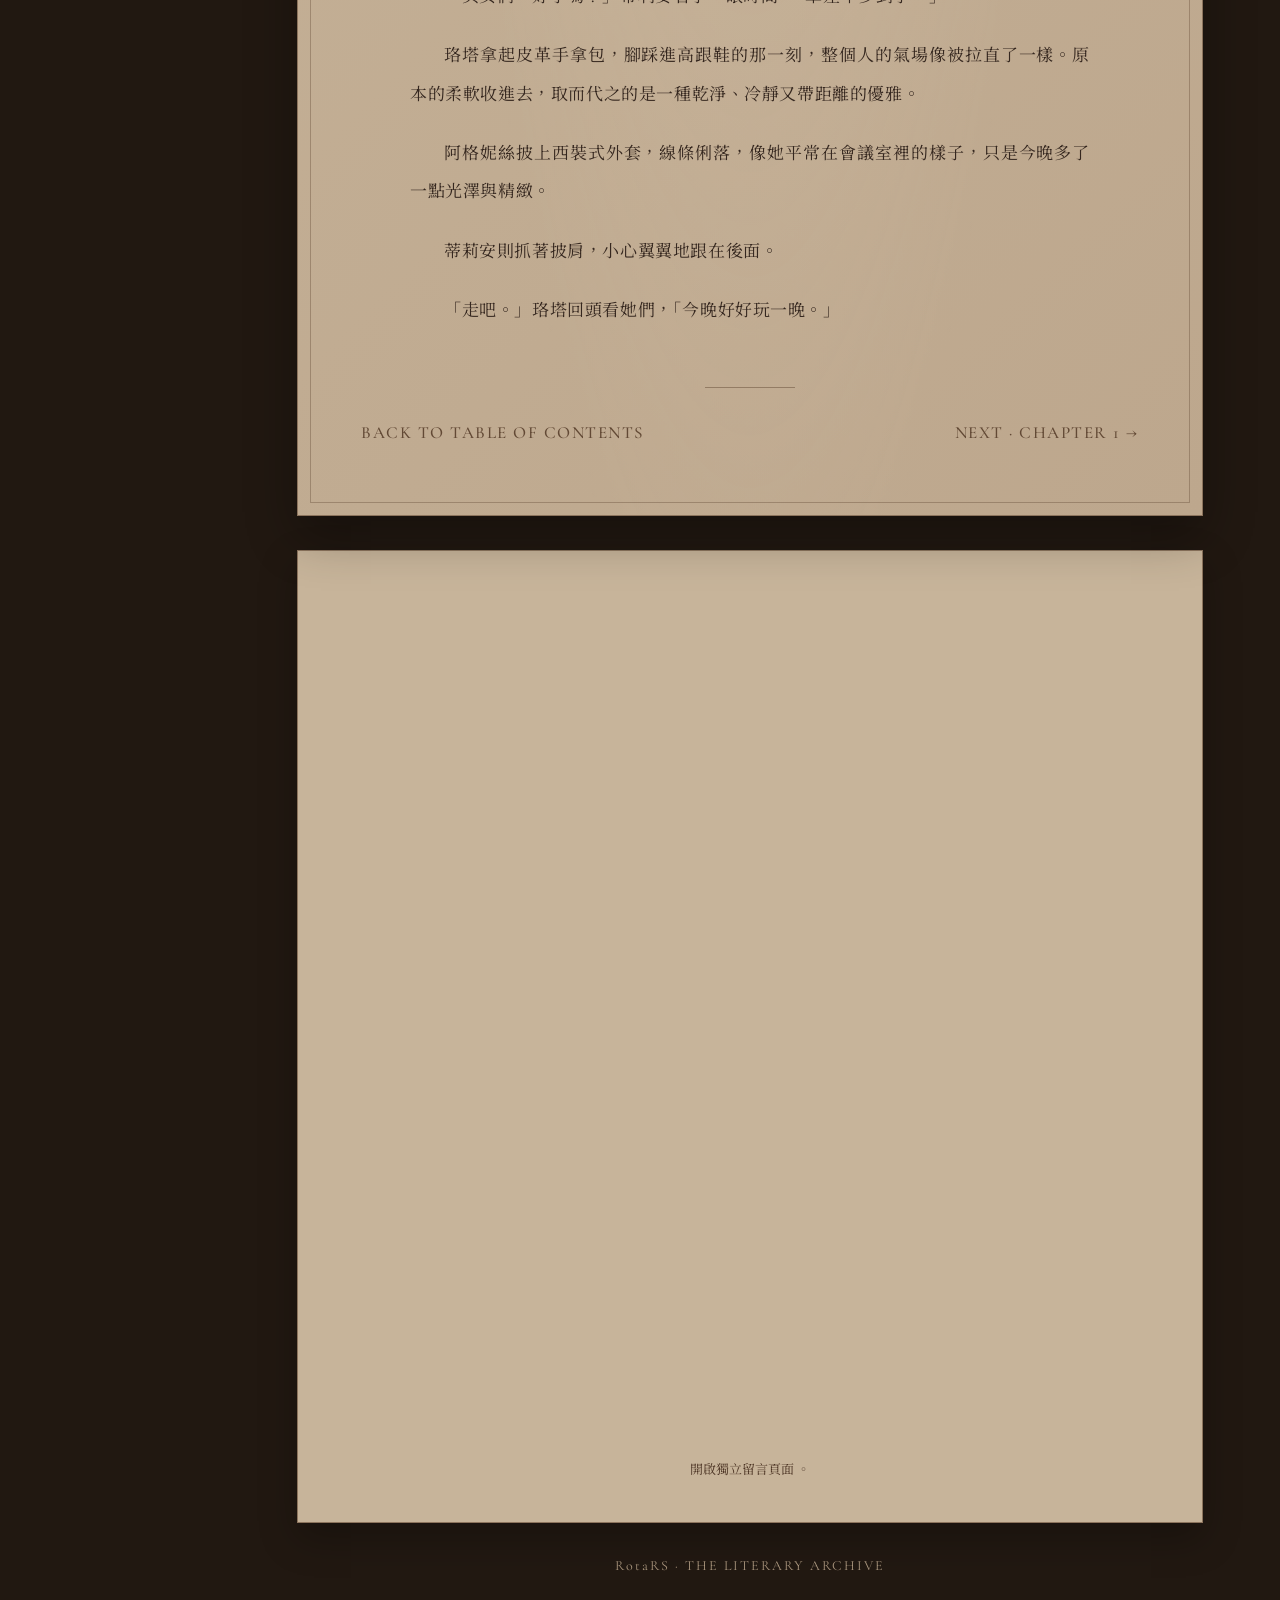
<file: novels/omn/chapters/omn-teaser.html>
<!DOCTYPE html>
<html lang="zh-Hant">

<head>
<meta charset="UTF-8">
<meta name="viewport" content="width=device-width, initial-scale=1">
<meta name="robots" content="noindex,nofollow,noimageindex">

<title>Soft Before the Noise | OMN | RotaRS</title>

<link rel="stylesheet" href="../../../style.css?v=5">

<link href="https://fonts.googleapis.com/css2?family=Cormorant+Garamond:wght@400;500;600&family=Noto+Serif+TC:wght@400;500;600&display=swap" rel="stylesheet">

<style>

/* =========================
   RotaRS — THE LITERARY ARCHIVE
   OMN / TEASER

   Soft Before the Noise

   純閱讀版本
========================= */

/* =========================
   基本設定
========================= */

* {
  box-sizing: border-box;
}

body {
  margin: 0;
  background: #211811;
  color: #e9ddcc;
  font-family: "Noto Serif TC", Georgia, serif;
}

/* =========================
   閱讀頁主區域
========================= */

.reading-main {
  min-width: 0;
  padding-top: calc(var(--header-height, 100px) + 40px);
  padding-bottom: 90px;
}

.reading-container {
  width: 100%;
  max-width: 950px;
  margin: auto;
}

.reading-back {
  display: inline-block;
  margin-bottom: 26px;
  color: #c9b69b;
  text-decoration: none;
  font-family: "Cormorant Garamond", Georgia, serif;
  font-size: 18px;
  letter-spacing: 1px;
}

.reading-back:hover {
  color: #f5e9d9;
}

.reading-back:focus-visible {
  outline: 2px solid #c9b69b;
  outline-offset: 5px;
}

/* =========================
   羊皮紙
========================= */

.reading-paper {
  position: relative;
  isolation: isolate;
  padding: 64px clamp(24px, 7%, 75px) 72px;

  background:
    radial-gradient(
      ellipse at 50% 16%,
      rgba(248,235,214,.34),
      transparent 75%
    ),
    linear-gradient(
      135deg,
      #d3c1a8,
      #c7b49a 55%,
      #bda78d
    );

  border: 1px solid #8c745d;

  box-shadow:
    0 20px 48px rgba(0,0,0,.32);
}

.reading-paper::before {
  content: "";
  position: absolute;
  inset: 12px;
  border: 1px solid rgba(91,65,45,.35);
  pointer-events: none;
  z-index: -1;
}

/* =========================
   章節標題
========================= */

.chapter-header {
  text-align: center;
  margin-bottom: 42px;
}

.chapter-series {
  margin: 0 0 26px;
  color: #765d48;
  font: 500 15px "Cormorant Garamond", Georgia, serif;
  letter-spacing: 4px;
}

.chapter-type {
  margin: 0 0 13px;
  color: #6d5340;
  font: 500 17px "Cormorant Garamond", Georgia, serif;
  letter-spacing: 5px;
}

.chapter-title {
  margin: 0;
  color: #38271e;
  font: 500 clamp(36px, 5vw, 56px)/1.2
    "Cormorant Garamond", Georgia, serif;
}

.chapter-rule {
  width: 150px;
  height: 1px;
  margin: 30px auto 0;
  background: rgba(91,65,45,.5);
}

/* =========================
   章節插圖
========================= */

.chapter-art {
  max-width: 710px;
  margin: 0 auto 55px;
}

.chapter-art img {
  display: block;
  width: 100%;
  height: auto;
  object-fit: contain;

  border: 1px solid rgba(74,50,32,.35);

  box-shadow:
    0 10px 28px rgba(49,31,20,.18);
}

/* =========================
   小說正文
========================= */

.novel-body {
  max-width: 680px;
  margin: 0 auto;

  color: #35271f;

  font-family:
    "Noto Serif TC",
    Georgia,
    serif;

  font-size: 17px;
  line-height: 2.25;
  letter-spacing: .035em;

  text-align: justify;
  overflow-wrap: anywhere;
}

.novel-body p {
  margin: 0 0 1.25em;
  text-indent: 2em;
}

.novel-body p:last-child {
  margin-bottom: 0;
}

.novel-body .scene-break {
  text-align: center;
  text-indent: 0;
  letter-spacing: .5em;
  margin: 2.5em 0;
  color: #735b47;
}

/* =========================
   章節結束及返回
========================= */

.reading-end {
  width: 90px;
  height: 1px;
  background: rgba(91,65,45,.45);
  margin: 58px auto 34px;
}

.reading-navigation {
  display: flex;
  align-items: center;
  justify-content: space-between;
  gap: 16px;
}

.reading-navigation a {
  color: #624935;
  text-decoration: none;

  font: 500 17px
    "Cormorant Garamond",
    Georgia,
    serif;

  letter-spacing: 1.5px;
}

.reading-navigation a:hover {
  text-decoration: underline;
}

.reading-navigation a:focus-visible {
  outline: 2px solid #624935;
  outline-offset: 5px;
}

/* =========================
   Google 留言區
========================= */

.comments-panel {
  margin-top: 34px;
  padding: 42px clamp(20px,5%,48px);

  background: #c7b49a;
  border: 1px solid #8c745d;

  box-shadow:
    0 15px 35px rgba(0,0,0,.25);

  color: #38271e;
}

.comments-panel h2 {
  margin: 0;
  text-align: center;

  font: 500 38px
    "Cormorant Garamond",
    Georgia,
    serif;
}

.comments-subtitle {
  text-align: center;
  margin: 7px 0 28px;
  color: #715640;

  font: italic 18px
    "Cormorant Garamond",
    Georgia,
    serif;
}

.comments-help {
  font-size: 14px;
  line-height: 1.9;
  text-align: center;
  color: #594434;
  margin: 0 0 24px;
}

.comments-frame {
  display: block;
  width: 100%;
  height: 850px;
  border: 0;
  background: #c7b49a;
}

.comments-fallback {
  text-align: center;
  margin: 14px 0 0;
  font-size: 13px;
  line-height: 1.8;
  color: #594434;
}

.comments-fallback a {
  color: #4c3424;
  text-underline-offset: 3px;
}

/* =========================
   頁尾
========================= */

.site-footer-note {
  text-align: center;
  margin-top: 34px;

  font: 14px
    "Cormorant Garamond",
    Georgia,
    serif;

  letter-spacing: 2px;
  color: #a9957d;
}

/* =========================
   iPad
========================= */

@media (min-width:701px) and (max-width:1100px) {

  .reading-paper {
    padding: 52px 42px 62px;
  }

}

/* =========================
   手機
========================= */

@media (max-width:700px) {

  .reading-main {
    padding-top:
      calc(var(--header-height,100px) + 25px);
    padding-bottom: 100px;
  }

  .reading-paper {
    padding: 40px 24px 52px;
  }

  .reading-paper::before {
    inset: 8px;
  }

  .chapter-series {
    font-size: 12px;
    letter-spacing: 2px;
  }

  .chapter-title {
    font-size: 39px;
  }

  .chapter-art {
    margin-bottom: 38px;
  }

  .novel-body {
    font-size: 16px;
    line-height: 2.15;
    letter-spacing: 0;
  }

  .reading-navigation {
    flex-wrap: wrap;
  }

  .reading-navigation a {
    font-size: 14px;
  }

  .comments-panel {
    padding: 32px 22px;
  }

  .comments-panel h2 {
    font-size: 32px;
  }

}

</style>

</head>

<body class="characters-page">

<div class="site">

  <!-- =========================
       網站頂部
  ========================= -->

  <header class="site-header">

    <a href="../../../home.html" class="brand">

      <img
        src="../../../images/IMG_1497.png"
        alt="RotaRS Logo"
        class="brand-logo"
      >

      <div class="brand-text">

        <span class="brand-name">
          RotaRS
        </span>

        <span class="brand-subtitle">
          THE LITERARY ARCHIVE
        </span>

      </div>

    </a>

  </header>

  <!-- =========================
       左側導覽列
  ========================= -->

  <aside class="sidebar">

    <nav
      class="sidebar-nav"
      aria-label="Main Navigation"
    >

      <a href="../../../home.html" class="nav-link">
        HOME
      </a>

      <a href="../../../library.html" class="nav-link active">
        LIBRARY
      </a>

      <a href="../../../characters.html" class="nav-link">
        CHARACTERS
      </a>

    </nav>

    <div class="sidebar-footer">
      ROTA SILVER
    </div>

  </aside>

  <!-- =========================
       小說閱讀頁
  ========================= -->

  <main class="main-content reading-main">

    <div class="reading-container">

      <a class="reading-back" href="../novel-omn.html">
        ← BACK TO OMN
      </a>

      <article class="reading-paper">

        <!-- 章節標題 -->

        <header class="chapter-header">

          <p class="chapter-series">
            OMN · THE LITERARY ARCHIVE
          </p>

          <p class="chapter-type">
            TEASER
          </p>

          <h1 class="chapter-title">
            Soft Before the Noise
          </h1>

          <div
            class="chapter-rule"
            aria-hidden="true"
          ></div>

        </header>

        <!-- 章節插圖 -->

        <figure class="chapter-art">

          <img
            src="../../../images/IMG_1530.jpeg"
            alt="Soft Before the Noise 章節插圖"
          >

        </figure>

        <!-- =========================
             小說正文開始
             以下文字完全保留原文
        ========================= -->

        <section class="novel-body">

          <p>午後的布魯克林帶著一種剛好鬆弛下來的溫度，陽光不再銳利，卻仍舊帶著餘熱，斜斜地穿過街道兩側重新翻修過的紅磚建築，落在一扇半開的窗上。窗內的空氣安靜而柔軟，像被光線輕輕撫過一樣，細微的塵粒在光束中緩慢漂浮。</p>

          <p>那間不算寬敞卻被精心整理過的公寓裡，牆面是溫潤的米白色，搭配低調的木質家具，整體顯得乾淨、克制又帶點生活感。靠牆立著一面幾乎佔滿整面空間的落地鏡，鏡面將整個午後收進來，也將三個女人的身影完整映出。</p>

          <p>絲質晚宴服在光線下泛著細膩的光澤，隨著呼吸輕輕起伏。</p>

          <p>「自從大學畢業舞會之後，我就再也沒有穿過這麼緊的禮服了……」</p>

          <p>珞塔站在鏡前，肩膀微微往後收，像是在適應布料緊貼身體的壓迫感。她吸了一口氣，肋骨微微撐開，背後的拉鍊還沒完全拉上。</p>

          <p>阿格妮絲站在她身後，指尖穩穩地扣住拉鍊頭，順著背脊往上拉。動作俐落而準確，沒有多餘的猶豫，像她處理文件一樣乾脆</p>

          <p>「好了。」</p>

          <p>金屬拉鍊收合的聲音在安靜的房間裡顯得格外清晰</p>

          <p>珞塔下意識地吐出剛才憋住的氣，肩膀微微放鬆，但下一秒又皺起眉，「想到我要這樣撐一整晚……我看我真的不用吃晚餐了。」</p>

          <p>她伸手拿起梳妝台上的香水瓶，輕輕點在側頸與鎖骨之間。透明液體在肌膚上化開，帶出一股乾淨又帶點冷調的香氣，像她整個人一樣——不張揚，但讓人記住</p>

          <p>「就說了不要挑這種貼身的版型。」阿格妮絲語氣平穩，卻帶著一點無奈的笑意。她抬手將自己的長髮盤起，動作熟練，幾縷髮絲自然垂落在頸側，再用電捲在髮尾輕輕捲出弧度，讓整體看起來不至於過於嚴肅。</p>

          <p>她透過鏡子打量珞塔，目光在她側身的瞬間停住</p>

          <p>「不過……妳這個開衩，真的高得有點過分。」</p>

          <p>那道從大腿外側一路延伸上去的剪裁，在光線下幾乎沒有遮掩，白皙的肌膚隨著她的動作若隱若現。</p>

          <p>珞塔無奈地笑了一下，「我一進店，店員就直接拿這件給我。」她一手拿著黑鑽耳飾，一手拿著細長的銀墜，「哪個？」</p>

          <p>阿格妮絲幾乎沒有思考，「銀的。」</p>

          <p>她看了一眼珞塔的整體，「線條比較乾淨，跟妳比較像。」</p>

          <p>「好。」珞塔點點頭，將黑鑽放回盒子裡</p>

          <p>就在這時，換衣間的門被推開</p>

          <p>「唉唷——」</p>

          <p>蒂莉安小心翼翼地提著裙擺走出來，布料在她腳邊堆疊出柔軟的波紋。她整個人站在門口，像還沒準備好接受自己此刻的模樣。</p>

          <p>鏡子裡的兩人同時看向她</p>

          <p>珞塔忍不住笑出聲，「天啊，這是我看過妳最好看的一套。」</p>

          <p>那件低胸無肩的禮服將蒂莉安平常不太展露的曲線完全勾勒出來，肩線柔軟，鎖骨線條清晰，整個人像被重新定義了一樣</p>

          <p>「真的嗎？」蒂莉安的手還停在胸口，不太自在地調整著領口，「我覺得這套讓我很不安……」</p>

          <p>她低頭看了一眼自己，像是不太確定這是不是她</p>

          <p>就在三人還在鏡前討論時，珞塔的手機震動了一下。</p>

          <p>她低頭看了一眼來電顯示，神情瞬間認真起來，「喂，你好？」</p>

          <p>阿格妮絲在鏡中看了她一眼，沒有打擾。</p>

          <p>電話那頭的聲音簡潔而專業，「上東城那間公寓，有另一位租客願意接受妳的合租條件。」</p>

          <p>珞塔的眼睛亮了一下</p>

          <p>「妳要訂嗎？」</p>

          <p>「當然要！」她幾乎是立刻回應，語氣裡壓不住興奮。那間公寓她看過好幾次，光線、格局、位置，全都剛好踩在她心上。「什麼時候可以簽約？」</p>

          <p>「這週末方便嗎？」對方翻著資料，「目前房客會在新年前搬走，妳可以新年後入住。」</p>

          <p>「沒問題。」她忍不住在原地輕輕轉了一圈，「那就這樣定了，謝謝你，曼卡森先生。」</p>

          <p>電話掛斷的瞬間，她整個人像鬆開了一口氣。</p>

          <p>「怎麼了？」阿格妮絲側過頭問</p>

          <p>珞塔轉身看著她，笑得很直接，「新年過後，我不用再借住妳家了。」</p>

          <p>她眼裡的光幾乎藏不住，「我的房子確定了。」</p>

          <p>阿格妮絲愣了一秒，隨即勾起嘴角，「終於啊。」她語氣輕鬆，甚至帶點誇張地伸了個懶腰，「我終於可以獨享我的空間了。」</p>

          <p>但她的視線在珞塔身上停了一瞬，沒有說出口的那點不習慣，被她很好地收了起來。</p>

          <p>「謝謝妳這段時間收留我。」珞塔走過去，輕輕抱了一下她。</p>

          <p>「少來。」阿格妮絲拍了她一下，但沒有推開。</p>

          <p>「美女們，好了嗎？」蒂利安看了一眼時間，「車差不多到了。」</p>

          <p>珞塔拿起皮革手拿包，腳踩進高跟鞋的那一刻，整個人的氣場像被拉直了一樣。原本的柔軟收進去，取而代之的是一種乾淨、冷靜又帶距離的優雅。</p>

          <p>阿格妮絲披上西裝式外套，線條俐落，像她平常在會議室裡的樣子，只是今晚多了一點光澤與精緻。</p>

          <p>蒂莉安則抓著披肩，小心翼翼地跟在後面。</p>

          <p>「走吧。」珞塔回頭看她們，「今晚好好玩一晚。」</p>

        </section>

        <!-- 小說正文結束 -->

        <div
          class="reading-end"
          aria-hidden="true"
        ></div>

        <nav
          class="reading-navigation"
          aria-label="閱讀導覽"
        >

          <a href="../novel-omn.html">
            BACK TO TABLE OF CONTENTS
          </a>

          <a href="omn-01.html">
            NEXT · CHAPTER 1 →
          </a>

        </nav>

      </article>

      <!-- =========================
           Google 公開留言區
           章節 ID：omn-teaser
      ========================= -->

      <section
        class="comments-panel"
        aria-label="讀者公開留言區"
      >

        <iframe
          class="comments-frame"
          title="OMN Teaser 讀者公開留言區"
          src="https://script.google.com/macros/s/AKfycbzBm39IqxbCQGk3Th2T6lR0eBxl9tFafBmEsKtnKP5paCqUdiP7wb1mpLK53hRLxWLw/exec?chapter=omn-teaser"
          loading="lazy"
          referrerpolicy="strict-origin-when-cross-origin"
        ></iframe>

        <p class="comments-fallback">

          <a
            href="https://script.google.com/macros/s/AKfycbzBm39IqxbCQGk3Th2T6lR0eBxl9tFafBmEsKtnKP5paCqUdiP7wb1mpLK53hRLxWLw/exec?chapter=omn-teaser"
            target="_blank"
            rel="noopener noreferrer"
          >
            開啟獨立留言頁面
          </a>。

        </p>

      </section>

      <p class="site-footer-note">
        RotaRS · THE LITERARY ARCHIVE
      </p>

    </div>

  </main>

</div>

</body>
</html>
</file>
<file: style.css>
@charset "UTF-8";

@import url('https://fonts.googleapis.com/css2?family=Cormorant+Garamond:wght@400;500;600&family=Noto+Serif+TC:wght@400;500;600&display=swap');

/* =========================
   RotaRS — THE LITERARY ARCHIVE
   ESPRESSO LIBRARY

   全站共用樣式
   純閱讀網站版本
========================= */

:root {
  --espresso: #211D1B;
  --coffee: #38302B;
  --accent: #9B7660;
  --ivory: #F2E9DC;
  --muted: #B9A899;
  --silver: #C5C4C2;
  --line: rgba(185,168,153,0.22);

  --header-height: 100px;
  --sidebar-width: 220px;
}

/* =========================
   基本設定
========================= */

* {
  box-sizing: border-box;
}

html {
  scroll-behavior: smooth;
}

body {
  margin: 0;
  min-height: 100vh;

  color: var(--ivory);

  font-family:
    "Noto Serif TC",
    Georgia,
    serif;

  background-color: #090807;

  background-image:
    linear-gradient(
      rgba(15,11,9,0.20),
      rgba(15,11,9,0.32)
    ),
    url("images/IMG_1496.png");

  background-size: cover;
  background-position: center;
  background-repeat: no-repeat;
  background-attachment: fixed;
}

a {
  color: inherit;
  text-decoration: none;
}

.site {
  min-height: 100vh;
}

/* =========================
   頂部品牌區
========================= */

.site-header {
  position: fixed;

  top: 0;
  left: 0;
  right: 0;

  height: var(--header-height);
  z-index: 100;

  display: flex;
  align-items: center;

  padding: 0 38px;

  background: rgba(20,15,12,0.42);

  border-bottom: 1px solid var(--line);

  backdrop-filter: blur(8px);
  -webkit-backdrop-filter: blur(8px);
}

.brand {
  display: flex;
  align-items: center;
  gap: 18px;
}

.brand-logo {
  display: block;

  width: 64px;
  height: 84px;

  object-fit: contain;

  filter:
    drop-shadow(
      0 0 8px rgba(185,145,90,0.18)
    );
}

.brand-text {
  display: flex;
  flex-direction: column;
  gap: 4px;
}

.brand-name {
  font-family:
    "Cormorant Garamond",
    Georgia,
    serif;

  font-size: 34px;
  font-weight: 500;
  letter-spacing: 2px;
}

.brand-subtitle {
  font-size: 10px;
  letter-spacing: 3px;
  color: var(--muted);
}

/* =========================
   左側導覽列
========================= */

.sidebar {
  position: fixed;

  top: var(--header-height);
  left: 0;
  bottom: 0;

  width: var(--sidebar-width);
  z-index: 50;

  display: flex;
  flex-direction: column;
  justify-content: space-between;

  padding: 48px 22px 28px;

  background: rgba(20,15,12,0.32);

  border-right: 1px solid var(--line);

  backdrop-filter: blur(5px);
  -webkit-backdrop-filter: blur(5px);
}

.sidebar-nav {
  display: flex;
  flex-direction: column;
  gap: 12px;
}

.nav-link {
  display: block;

  padding: 15px 16px;
  border-radius: 4px;

  font-family:
    "Cormorant Garamond",
    Georgia,
    serif;

  font-size: 17px;
  font-weight: 600;
  letter-spacing: 1.3px;

  color: var(--muted);

  transition:
    color 0.25s ease,
    background 0.25s ease;
}

a.nav-link:hover {
  color: var(--ivory);
  background: rgba(155,118,96,0.20);
}

.nav-link.active {
  color: var(--ivory);
  background: rgba(155,118,96,0.32);
  border-left: 2px solid var(--accent);
}

.sidebar-footer {
  font-family:
    "Cormorant Garamond",
    Georgia,
    serif;

  font-size: 13px;
  letter-spacing: 3px;
  color: var(--muted);
}

/* =========================
   共用主要內容
========================= */

.main-content {
  margin-left: var(--sidebar-width);

  min-height: 100vh;

  padding:
    calc(var(--header-height) + 50px)
    6%
    80px;
}

/* =========================
   HOME
========================= */

.home-main {
  position: relative;

  display: flex;
  align-items: center;
  justify-content: center;

  min-height: 100vh;

  padding:
    calc(var(--header-height) + 25px)
    6%
    75px;
}

.home-hero {
  width: 100%;
  max-width: 720px;

  display: flex;
  flex-direction: column;
  align-items: center;

  text-align: center;
  padding: 20px 15px 35px;

  animation: homeFadeIn 1.2s ease both;
}

.home-hero-logo {
  display: block;

  width: 150px;
  height: 175px;
  max-width: 150px;

  object-fit: contain;
  flex: 0 0 auto;

  margin-bottom: 14px;

  filter:
    drop-shadow(
      0 0 12px rgba(190,155,115,0.16)
    );
}

.home-title {
  margin: 0;

  font-family:
    "Cormorant Garamond",
    Georgia,
    serif;

  font-size: clamp(54px,7vw,88px);
  font-weight: 500;

  letter-spacing: 4px;
  line-height: 1.1;

  color: var(--ivory);
}

.home-subtitle {
  margin: 15px 0 0;

  font-family:
    "Cormorant Garamond",
    Georgia,
    serif;

  font-size: 16px;
  letter-spacing: 5px;
  color: var(--silver);
}

.home-divider {
  width: 58px;
  height: 1px;

  margin: 34px 0 27px;
  background: var(--accent);
}

.home-quote {
  margin: 0;

  font-family:
    "Cormorant Garamond",
    Georgia,
    serif;

  font-size: clamp(21px,3vw,29px);
  font-style: italic;

  letter-spacing: 1px;
  line-height: 1.5;

  color: #DCCFC2;
}

.home-enter {
  display: inline-flex;
  align-items: center;
  justify-content: center;

  gap: 18px;

  margin-top: 42px;
  padding: 15px 26px;

  border: 1px solid rgba(185,168,153,0.65);
  border-radius: 3px;

  background: rgba(33,29,27,0.30);

  font-family:
    "Cormorant Garamond",
    Georgia,
    serif;

  font-size: 15px;
  font-weight: 600;
  letter-spacing: 2px;

  color: var(--ivory);

  transition:
    background 0.3s ease,
    border-color 0.3s ease,
    transform 0.3s ease;
}

.home-enter:hover {
  background: rgba(155,118,96,0.35);
  border-color: var(--muted);
  transform: translateY(-2px);
}

.home-enter:focus-visible {
  outline: 2px solid var(--ivory);
  outline-offset: 4px;
}

.home-footer {
  position: absolute;

  bottom: 24px;
  left: 0;
  right: 0;

  text-align: center;

  font-family:
    "Cormorant Garamond",
    Georgia,
    serif;

  font-size: 13px;
  letter-spacing: 2px;
  color: var(--muted);
}

@keyframes homeFadeIn {
  from {
    opacity: 0;
    transform: translateY(15px);
  }

  to {
    opacity: 1;
    transform: translateY(0);
  }
}

/* =========================
   LIBRARY
========================= */

.library-main {
  padding-top: calc(var(--header-height) + 65px);
  padding-bottom: 55px;
}

.library-intro {
  margin-bottom: 70px;
}

.library-eyebrow,
.characters-eyebrow {
  margin: 0 0 16px;

  font-family:
    "Cormorant Garamond",
    Georgia,
    serif;

  font-size: 15px;
  letter-spacing: 4px;
  color: var(--muted);
}

.library-intro h1,
.characters-intro h1 {
  margin: 0;

  font-family:
    "Cormorant Garamond",
    Georgia,
    serif;

  font-size: clamp(48px,6vw,76px);
  font-weight: 500;

  letter-spacing: 2px;
  line-height: 1.1;

  color: var(--ivory);
}

.library-description,
.characters-description {
  margin: 20px 0 0;

  font-family:
    "Cormorant Garamond",
    Georgia,
    serif;

  font-size: 21px;
  letter-spacing: 0.8px;
  line-height: 1.6;

  color: var(--muted);
}

.collection {
  margin-bottom: 95px;
}

.section-heading,
.cast-heading {
  display: flex;
  align-items: center;
  justify-content: space-between;

  gap: 20px;

  margin-bottom: 30px;
  padding-bottom: 18px;

  border-bottom: 1px solid var(--line);
}

.section-heading h2,
.cast-heading h2 {
  margin: 0;

  font-family:
    "Cormorant Garamond",
    Georgia,
    serif;

  font-size: 27px;
  font-weight: 500;
  letter-spacing: 2px;

  color: var(--ivory);
}

.section-heading span,
.cast-heading span {
  font-family:
    "Cormorant Garamond",
    Georgia,
    serif;

  font-size: 14px;
  letter-spacing: 2px;

  color: var(--muted);
}

/* 小說封面牆 */

.book-grid {
  display: grid;

  grid-template-columns:
    repeat(4,minmax(0,1fr));

  gap: 28px;
}

.book-card {
  min-width: 0;
}

.book-cover {
  position: relative;

  width: 100%;
  aspect-ratio: 2 / 3;

  overflow: hidden;
  border-radius: 5px;

  transition:
    transform 0.3s ease,
    box-shadow 0.3s ease;
}

.book-cover img {
  display: block;

  width: 100%;
  height: 100%;

  object-fit: cover;
}

.book-card:hover .book-cover {
  transform: translateY(-5px);

  box-shadow:
    0 15px 30px rgba(0,0,0,0.35);
}

.book-placeholder {
  display: flex;
  align-items: center;
  justify-content: center;

  background:
    linear-gradient(
      145deg,
      rgba(56,48,43,0.78),
      rgba(25,20,17,0.72)
    );

  border: 1px solid rgba(185,168,153,0.35);
}

.book-placeholder::before {
  content: "";

  position: absolute;
  inset: 9px;

  border: 1px solid rgba(185,168,153,0.12);

  pointer-events: none;
}

.book-placeholder span {
  font-family:
    "Cormorant Garamond",
    Georgia,
    serif;

  font-size: 15px;
  letter-spacing: 2px;

  color: var(--muted);
}

.book-info {
  padding-top: 17px;
}

.book-info h3 {
  margin: 0;

  font-family:
    "Cormorant Garamond",
    Georgia,
    serif;

  font-size: 20px;
  font-weight: 500;

  letter-spacing: 1px;
  line-height: 1.3;

  color: var(--ivory);
}

.book-info p {
  margin: 8px 0 0;

  font-family:
    "Cormorant Garamond",
    Georgia,
    serif;

  font-size: 13px;
  letter-spacing: 1.5px;

  color: var(--muted);
}

.library-footer,
.characters-footer {
  display: flex;
  justify-content: space-between;

  gap: 20px;

  padding-top: 25px;
  border-top: 1px solid var(--line);

  font-family:
    "Cormorant Garamond",
    Georgia,
    serif;

  font-size: 14px;
  letter-spacing: 1px;

  color: var(--muted);
}

/* =========================
   CHARACTERS
   純人物照片牆
========================= */

.characters-main {
  padding-top: calc(var(--header-height) + 65px);
  padding-bottom: 55px;
}

.characters-intro {
  margin-bottom: 70px;
}

.cast-collection {
  margin-bottom: 95px;
}

/* 電腦四欄 */

.cast-grid {
  display: grid;

  grid-template-columns:
    repeat(4,minmax(0,1fr));

  gap: 28px;
}

.cast-card {
  display: block;
  min-width: 0;

  text-decoration: none;
}

/* 純照片，不顯示姓名 */

.cast-photo {
  position: relative;

  width: 100%;
  aspect-ratio: 3 / 4;

  overflow: hidden;

  border-radius: 4px;
  border: 1px solid rgba(185,168,153,0.30);

  background: rgba(56,48,43,0.45);

  transition:
    transform 0.3s ease,
    border-color 0.3s ease,
    box-shadow 0.3s ease;
}

/* 未上傳照片時的空白框 */

.cast-placeholder {
  background:
    linear-gradient(
      145deg,
      rgba(56,48,43,0.70),
      rgba(25,20,17,0.72)
    );
}

/* 正式人物照片 */

.cast-photo img {
  display: block;

  width: 100%;
  height: 100%;

  object-fit: cover;
  object-position: center;
}

/* 只有可點擊的人物卡片才顯示互動 */

a.cast-card:hover .cast-photo {
  transform: translateY(-5px) scale(1.01);

  border-color: var(--accent);

  box-shadow:
    0 15px 30px rgba(0,0,0,0.35);
}

a.cast-card:focus-visible {
  outline: 2px solid var(--ivory);
  outline-offset: 5px;
}

/* =========================
   平板
========================= */

@media (max-width: 1100px) {

  :root {
    --sidebar-width: 190px;
  }

  .site-header {
    padding: 0 26px;
  }

  .book-grid,
  .cast-grid {
    grid-template-columns:
      repeat(3,minmax(0,1fr));

    gap: 22px;
  }

}

/* =========================
   手機
========================= */

@media (max-width: 700px) {

  :root {
    --header-height: 78px;
    --sidebar-width: 0px;
  }

  .site-header {
    padding: 0 16px;
  }

  .brand {
    gap: 12px;
  }

  .brand-logo {
    width: 46px;
    height: 62px;
  }

  .brand-name {
    font-size: 27px;
  }

  .brand-subtitle {
    font-size: 8px;
    letter-spacing: 2px;
  }

  /* 底部導覽 */

  .sidebar {
    top: auto;
    right: 0;
    bottom: 0;

    width: 100%;
    height: calc(
      68px + env(safe-area-inset-bottom)
    );

    padding:
      0 8px env(safe-area-inset-bottom);

    z-index: 100;

    background: rgba(20,15,12,0.94);

    border-right: none;
    border-top: 1px solid var(--line);

    backdrop-filter: blur(12px);
    -webkit-backdrop-filter: blur(12px);
  }

  .sidebar-nav {
    height: 68px;

    flex-direction: row;
    align-items: center;
    justify-content: space-around;

    gap: 3px;
  }

  .nav-link {
    padding: 11px 5px;

    font-size: 12px;
    letter-spacing: 0.2px;

    text-align: center;
  }

  .nav-link.active {
    border-left: none;
    border-bottom: 2px solid var(--accent);
  }

  .sidebar-footer {
    display: none;
  }

  .main-content {
    margin-left: 0;

    padding:
      calc(var(--header-height) + 35px)
      20px
      115px;
  }

  /* HOME */

  .home-main {
    min-height: 100svh;

    padding:
      calc(var(--header-height) + 25px)
      20px
      125px;
  }

  .home-hero {
    padding: 15px 0 30px;
  }

  .home-hero-logo {
    width: 120px;
    height: 145px;
    max-width: 120px;
  }

  .home-title {
    font-size: 56px;
    letter-spacing: 3px;
  }

  .home-subtitle {
    font-size: 12px;
    letter-spacing: 3px;
  }

  .home-divider {
    margin: 28px 0 22px;
  }

  .home-quote {
    font-size: 22px;
  }

  .home-enter {
    margin-top: 35px;

    padding: 14px 19px;
    font-size: 13px;
  }

  .home-footer {
    bottom: calc(
      82px + env(safe-area-inset-bottom)
    );

    font-size: 11px;
  }

  /* LIBRARY 與 CHARACTERS */

  .library-main,
  .characters-main {
    padding-top: calc(var(--header-height) + 40px);
    padding-bottom: 115px;
  }

  .library-intro,
  .characters-intro {
    margin-bottom: 48px;
  }

  .library-eyebrow,
  .characters-eyebrow {
    font-size: 12px;
    letter-spacing: 2px;
  }

  .library-intro h1,
  .characters-intro h1 {
    font-size: 48px;
  }

  .library-description,
  .characters-description {
    font-size: 18px;
  }

  .section-heading,
  .cast-heading {
    margin-bottom: 24px;
    gap: 10px;
  }

  .section-heading h2,
  .cast-heading h2 {
    font-size: 22px;
  }

  .section-heading span,
  .cast-heading span {
    font-size: 11px;
    letter-spacing: 1px;
  }

  /* 手機兩欄 */

  .book-grid,
  .cast-grid {
    grid-template-columns:
      repeat(2,minmax(0,1fr));

    gap: 18px;
  }

  .book-info {
    padding-top: 12px;
  }

  .book-info h3 {
    font-size: 17px;
  }

  .book-info p {
    font-size: 11px;
  }

  .collection,
  .cast-collection {
    margin-bottom: 65px;
  }

  .library-footer,
  .characters-footer {
    flex-direction: column;
    gap: 8px;

    font-size: 12px;
  }

  body {
    background-attachment: scroll;
    background-position: center top;
  }

}

/* =========================
   減少動畫偏好
========================= */

@media (prefers-reduced-motion: reduce) {

  html {
    scroll-behavior: auto;
  }

  .home-hero {
    animation: none;
  }

  .home-enter,
  .nav-link,
  .book-cover,
  .cast-photo {
    transition: none;
  }

}
</file>
